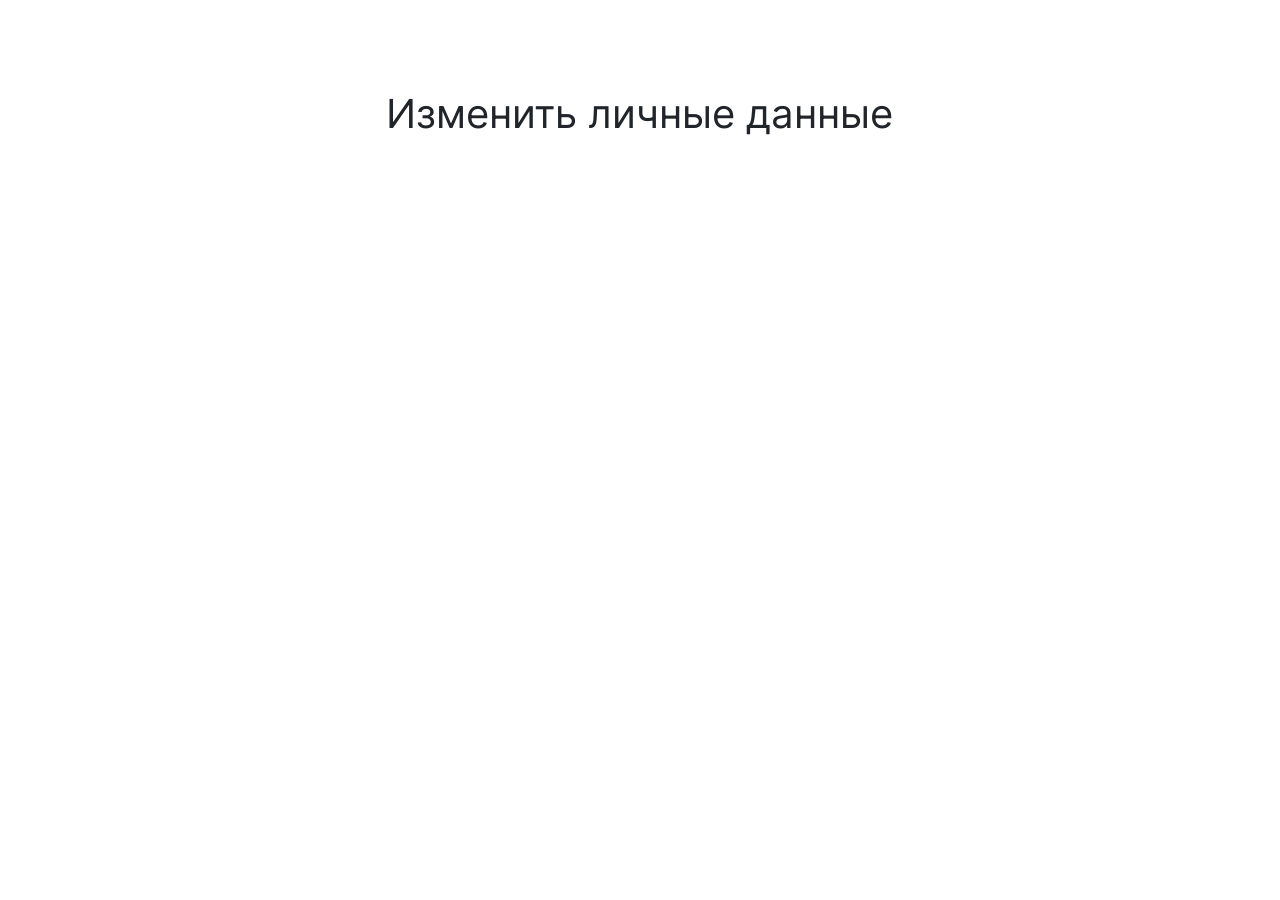
<file: src/change_personal_details.html>
<!DOCTYPE html>
<html lang="en">
<head>
    <meta charset="UTF-8">
    <meta http-equiv="X-UA-Compatible" content="IE=edge">
    <meta name="viewport" content="width=device-width, initial-scale=1.0">
    <title>Document</title>
    <link rel="shortcut icon" href="../assets/img/png/logo.png" type="image/x-icon">
    <link rel="stylesheet" href="../assets/style/plugins/bootstrap.css">
    <link rel="stylesheet" href="../assets/style/css/main.css">
</head>
<body>
        <!-- Изменить личные данные -->
        <div class="change-personal-details">
            <div class="container">
                <div class="row d-flex justify-content-center">
                    <div class="col-xl-5 col-lg-6 col-md-8 col-sm-10 col-12">
                        <form class="form-personal">
                            <p class="title__page text-center">Изменить личные данные</p>
                            <div class="">
                                
                            </div>
                        </form>
                    </div>
                </div>
            </div>
        </div>
</body>
</html>
</file>
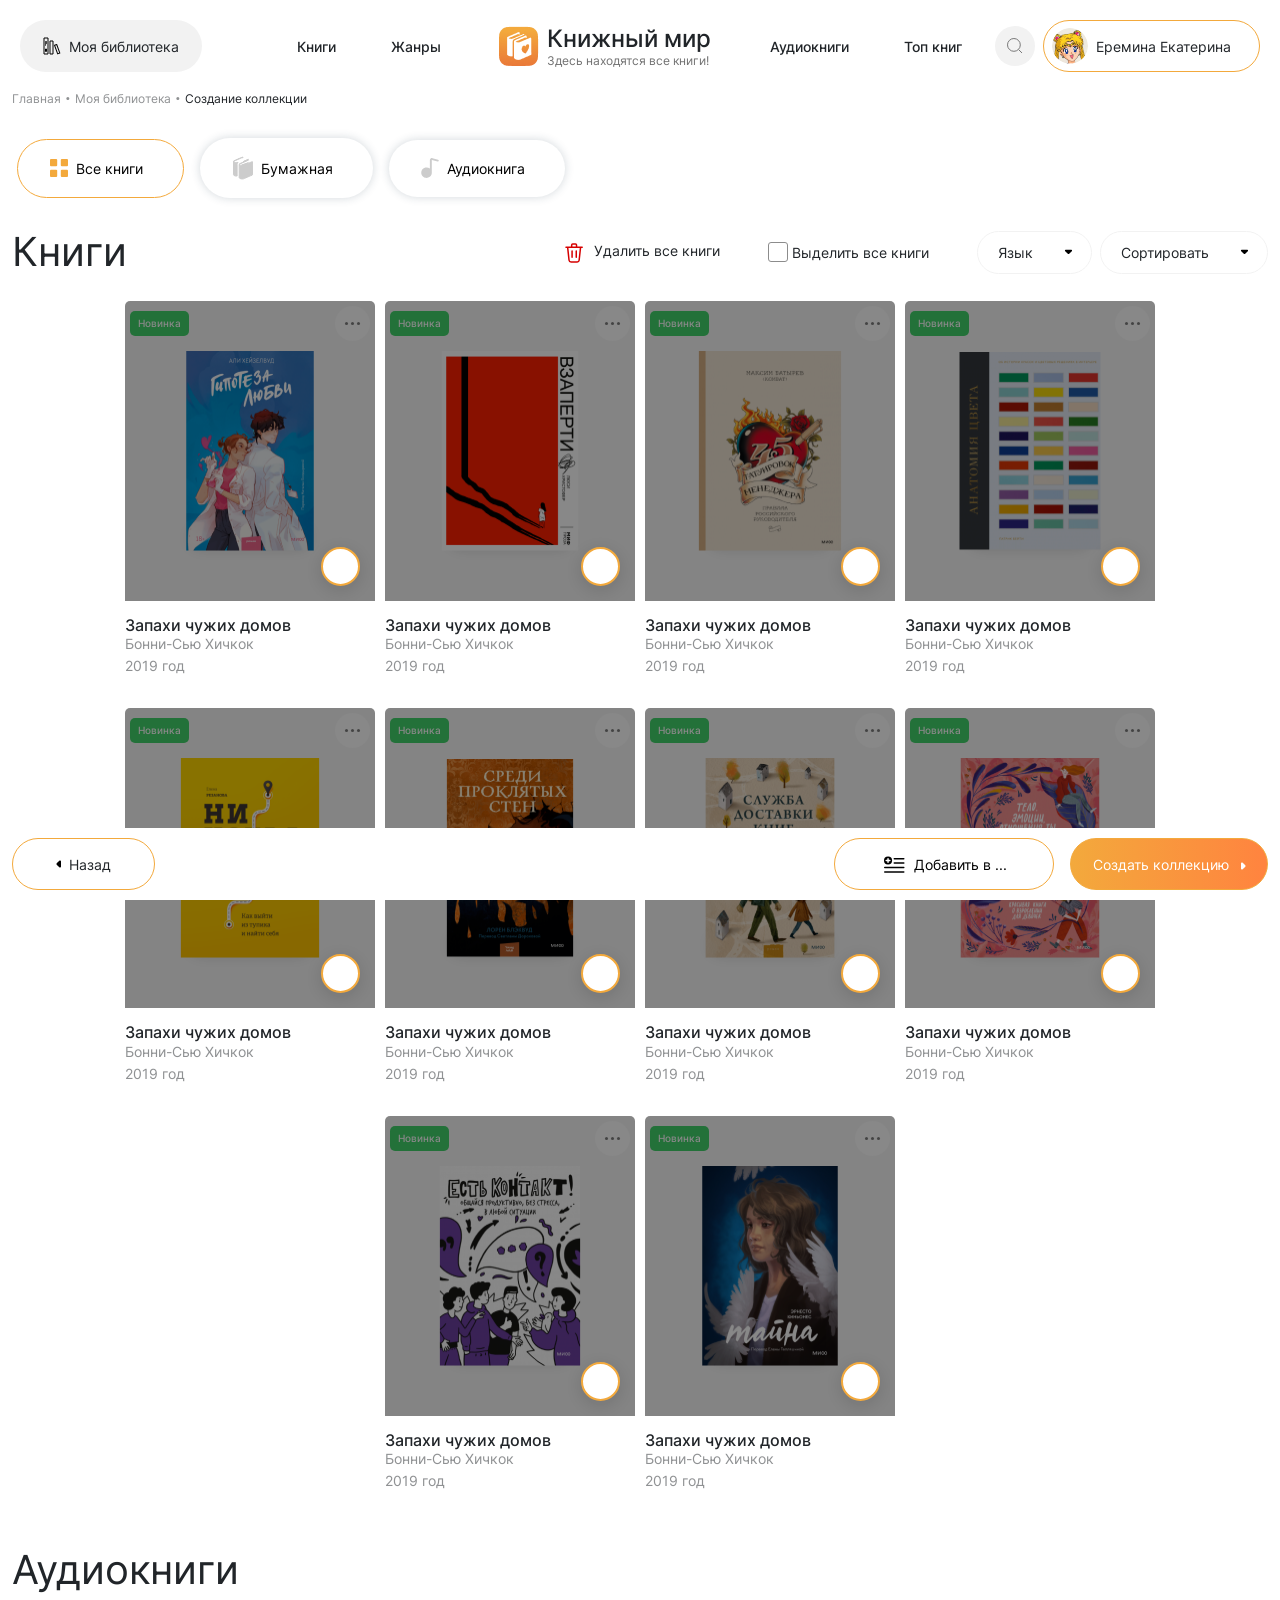
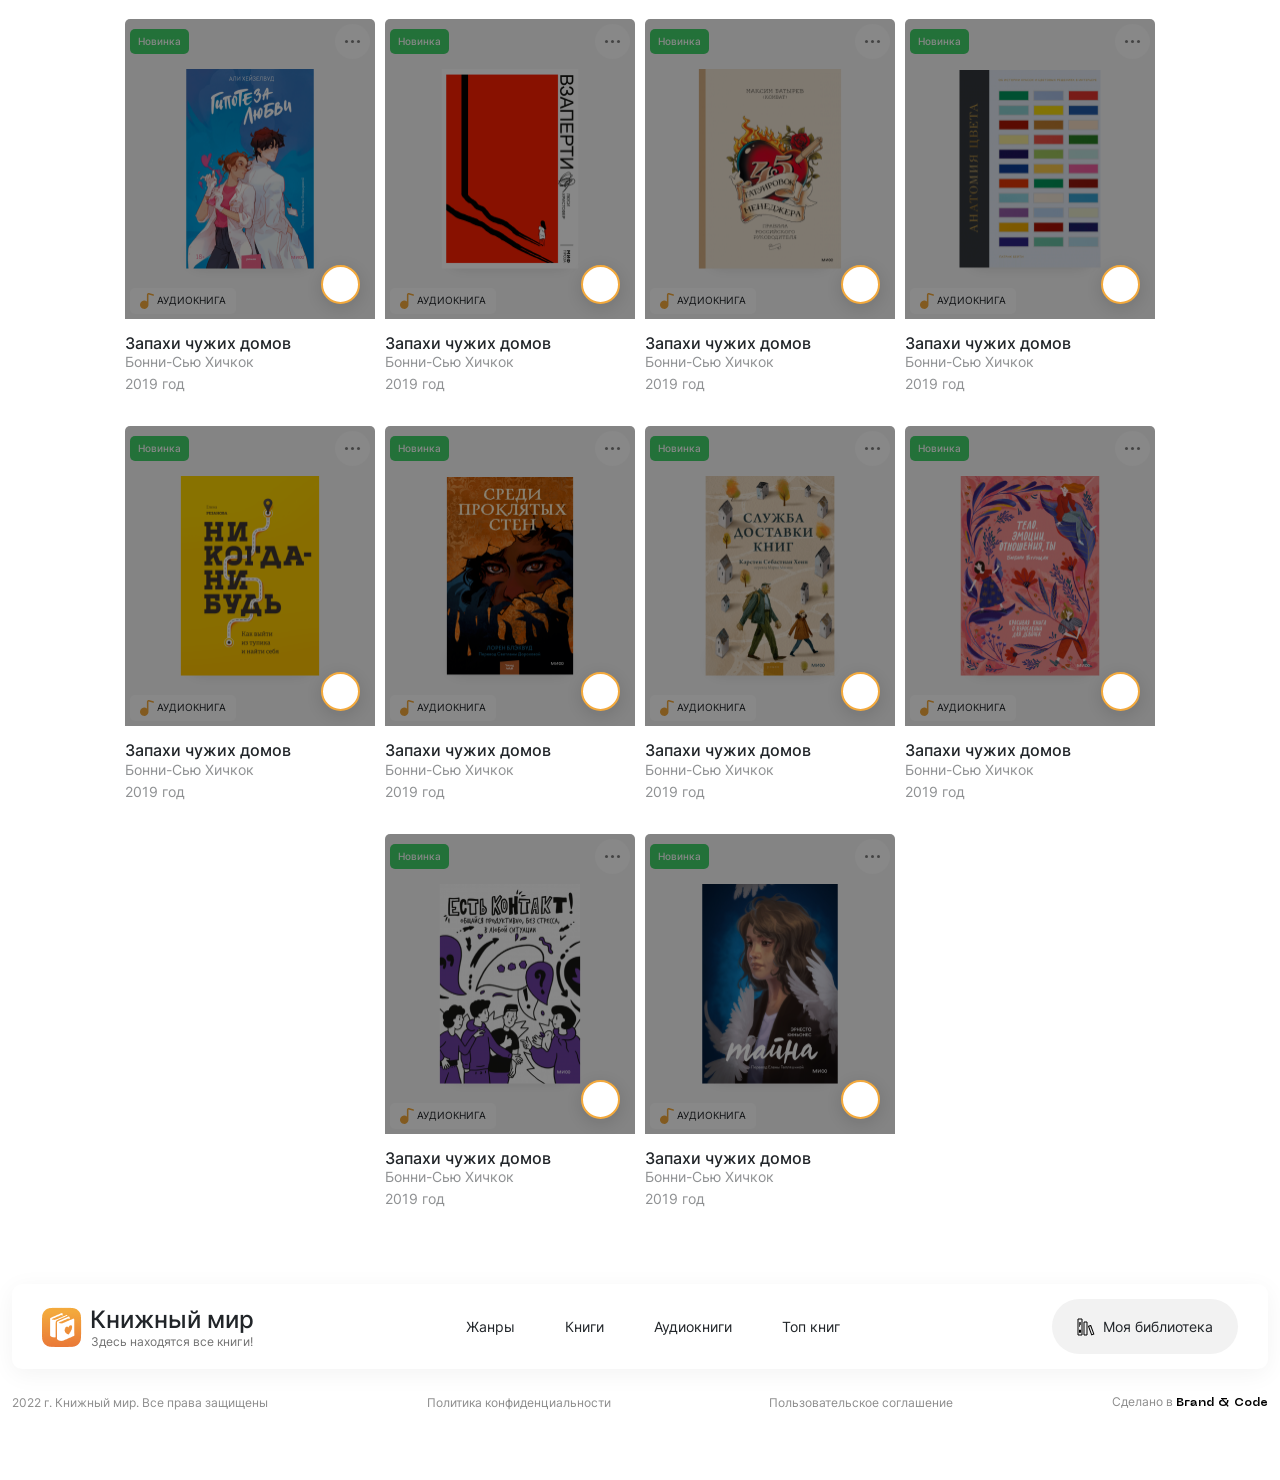
<file: src/create_collection.html>
<!DOCTYPE html>
<html lang="ru">
<head>
    <meta charset="UTF-8">
    <meta http-equiv="X-UA-Compatible" content="IE=edge">
    <meta name="viewport" content="width=device-width, initial-scale=1.0">
    <title>Создание коллекции</title>
    <link rel="shortcut icon" href="../../assets/img/png/logo.png" type="image/x-icon">
    <link rel="stylesheet" href="../assets/style/plugins/bootstrap.css">
    <link rel="stylesheet" href="../assets/style/css/main.css">
</head>
<body>


    <header class="header w-100 position-fixed start-0">
        <div class="container">
            <div class="row">
                <div class="col-12 d-none d-lg-flex align-items-center justify-content-between">
                    <div class="w-25">
                        <a href="#" class="header__my-library d-flex justify-content-center align-items-center w-auto transition hover-bg">
                            <svg class="me-2" width="18" height="18" viewBox="0 0 18 18" fill="none" xmlns="http://www.w3.org/2000/svg">
                                <g clip-path="url(#clip0_1_46906_1)">
                                <rect x="1" y="1" width="4" height="16" stroke="black" stroke-linejoin="round"/>
                                <rect x="7" y="4" width="3" height="13" stroke="black" stroke-linejoin="round"/>
                                <rect x="11.5273" y="8.28711" width="2.31824" height="9.14113" transform="rotate(-20 11.5273 8.28711)" stroke="black" stroke-linejoin="round"/>
                                <path fill-rule="evenodd" clip-rule="evenodd" d="M2.35566 4C2.55209 4 2.71132 4.16842 2.71132 4.37618V8.51417C2.71132 8.72193 2.55209 8.89035 2.35566 8.89035C2.15924 8.89035 2 8.72193 2 8.51417V4.37618C2 4.16842 2.15924 4 2.35566 4ZM3.60048 4C3.7969 4 3.95614 4.16842 3.95614 4.37618V6.82136C3.95614 7.02911 3.7969 7.19754 3.60048 7.19754C3.40405 7.19754 3.24482 7.02911 3.24482 6.82136V4.37618C3.24482 4.16842 3.40405 4 3.60048 4Z" fill="black"/>
                                <path fill-rule="evenodd" clip-rule="evenodd" d="M2.39123 11.8682C2.17516 11.8682 2 11.9692 2 12.0939V14.5767C2 14.7013 2.17516 14.8024 2.39123 14.8024H3.56491C3.78098 14.8024 3.95614 14.7013 3.95614 14.5767V12.0939C3.95614 11.9692 3.78098 11.8682 3.56491 11.8682H2.39123Z" fill="black"/>
                                </g>
                                <defs>
                                <clipPath id="clip0_1_46906_1">
                                <rect width="18" height="18" fill="white"/>
                                </clipPath>
                                </defs>
                            </svg>
                            Моя библиотека
                        </a>
                    </div>
                    <div class="w-75 d-flex align-items-center justify-content-center">
                        <ul class="d-flex justify-content-between">
                            <li class="header-list"><a href="#">Книги</a></li>
                            <li class="header-list"><a href="#">Жанры</a></li>
                        </ul>
                        <div class="header-logo d-flex justify-content-center">
                            <a href="../index.html" class="d-flex align-items-center">
                                <img loading="lazy" src="../assets/img/png/logo.png" alt="logo.png" class="me-2">
                                <div class="">
                                    <p class="header-logo__title">Книжный мир</p>
                                    <p class="header-logo__title-sub">Здесь находятся все книги!</p>
                                </div>
                            </a>
                        </div>
                        <ul class="d-flex justify-content-between">
                            <li class="header-list"><a href="#">Аудиокниги</a></li>
                            <li class="header-list"><a href="#">Топ книг</a></li>
                        </ul>
                    </div>
                    <div class="w-25 d-flex justify-content-end align-items-center">
                        <button class="header-search__btn me-2">
                            <svg width="16" height="16" viewBox="0 0 16 16" fill="none" xmlns="http://www.w3.org/2000/svg">
                                <g opacity="0.5">
                                <circle cx="6.90459" cy="6.90459" r="6.40459" stroke="black"/>
                                <path d="M11.668 11.6665L15.0012 14.9998" stroke="black"/>
                                </g>
                            </svg>
                        </button>
                        <a href="#" class="header__signUp d-none align-items-center justify-content-center w-auto transition">
                            <svg class="me-2" width="18" height="18" viewBox="0 0 18 18" fill="none" xmlns="http://www.w3.org/2000/svg">
                                <g clip-path="url(#clip0_1_46885_2)">
                                <circle cx="9.16287" cy="5.2449" r="4.2449" stroke="black"/>
                                <path d="M1 14.6735V14.037C1 13.2033 1.25202 12.3798 1.84551 11.7943C2.41892 11.2286 3.25534 10.5469 4.26531 10.1429C6.22449 9.35923 9.16327 9.48985 9.16327 9.48985C9.16327 9.48985 12.4483 9.42764 13.9655 10.1429C14.618 10.4505 15.2704 10.9766 15.8022 11.4764C16.6294 12.2538 17 13.3736 17 14.5088V14.6735C17 15.7781 16.1046 16.6735 15 16.6735H3C1.89543 16.6735 1 15.7781 1 14.6735Z" stroke="black" stroke-linecap="round"/>
                                </g>
                                <defs>
                                <clipPath id="clip0_1_46885_2">
                                <rect width="18" height="18" fill="white"/>
                                </clipPath>
                                </defs>
                            </svg>
                            Войти
                        </a>

                        <!-- после регистрации -->
                        <div class="header__user d-flex align-items-center transition w-auto">
                            <img loading="lazy" src="../assets/img/png/user.png" alt="" class="header__user-img rounded-circle me-2">
                            <div class="d-flex">
                                <span class="header__user-name me-1">Еремина</span>
                                <span class="header__user-last-name">Екатерина</span>
                            </div>
                        </div>
                    </div>
                </div>


                <div class="col-12 d-lg-none d-flex align-items-center justify-content-between">    
                    <div class="header-burger d-flex d-xl-none align-items-start justify-content-start">
                        <svg width="18" height="14" viewBox="0 0 18 14" fill="none" xmlns="http://www.w3.org/2000/svg">
                            <path d="M0 1.625C0 1.02734 0.492188 0.5 1.125 0.5H14.625C15.2227 0.5 15.75 1.02734 15.75 1.625C15.75 2.25781 15.2227 2.75 14.625 2.75H1.125C0.492188 2.75 0 2.25781 0 1.625ZM2.25 7.25C2.25 6.65234 2.74219 6.125 3.375 6.125H16.875C17.4727 6.125 18 6.65234 18 7.25C18 7.88281 17.4727 8.375 16.875 8.375H3.375C2.74219 8.375 2.25 7.88281 2.25 7.25ZM14.625 14H1.125C0.492188 14 0 13.5078 0 12.875C0 12.2773 0.492188 11.75 1.125 11.75H14.625C15.2227 11.75 15.75 12.2773 15.75 12.875C15.75 13.5078 15.2227 14 14.625 14Z" fill="#A0AEBF"/>
                        </svg>
                    </div>
                    <div class="header-logo d-flex justify-content-center">
                        <a href="../index.html" class="d-flex align-items-center">
                            <img loading="lazy" src="../assets/img/png/logo.png" alt="logo.png" class="me-1">
                            <div class="">
                                <p class="header-logo__title">Книжный мир</p>
                                <p class="header-logo__title-sub">Здесь находятся все книги!</p>
                            </div>
                        </a>
                    </div>
                    <div class="header-right d-flex align-items-center justify-content-end">
                        <button class="header-search__btn me-2">
                            <svg width="14" height="14" viewBox="0 0 16 16" fill="none" xmlns="http://www.w3.org/2000/svg">
                                <g opacity="0.5">
                                <circle cx="6.90459" cy="6.90459" r="6.40459" stroke="black"/>
                                <path d="M11.668 11.6665L15.0012 14.9998" stroke="black"/>
                                </g>
                            </svg>
                        </button>
                        <a href="#" class="header__signUp d-none align-items-center justify-content-center w-auto transition">
                            <svg width="16" height="16" viewBox="0 0 18 18" fill="none" xmlns="http://www.w3.org/2000/svg">
                                <g clip-path="url(#clip0_1_46885_4)">
                                <circle cx="9.16287" cy="5.2449" r="4.2449" stroke="black"/>
                                <path d="M1 14.6735V14.037C1 13.2033 1.25202 12.3798 1.84551 11.7943C2.41892 11.2286 3.25534 10.5469 4.26531 10.1429C6.22449 9.35923 9.16327 9.48985 9.16327 9.48985C9.16327 9.48985 12.4483 9.42764 13.9655 10.1429C14.618 10.4505 15.2704 10.9766 15.8022 11.4764C16.6294 12.2538 17 13.3736 17 14.5088V14.6735C17 15.7781 16.1046 16.6735 15 16.6735H3C1.89543 16.6735 1 15.7781 1 14.6735Z" stroke="black" stroke-linecap="round"/>
                                </g>
                                <defs>
                                <clipPath id="clip0_1_46885_4">
                                <rect width="18" height="18" fill="white"/>
                                </clipPath>
                                </defs>
                            </svg>
                        </a>
                        
                        <!-- после регистрации -->
                        <div class="header__user d-flex align-items-center transition w-auto">
                            <img loading="lazy" src="../assets/img/png/user.png" alt="" class="header__user-img rounded-circle">
                        </div>
                    </div>

                </div>
            </div>
            <div class="row d-none justify-content-center mt-4">
                <div class="col-lg-8 position-relative">
                    <div class="header-search position-absolute top-0 px-3 d-flex align-items-center justify-content-between">
                        <div class="w-50 h-100">
                            <input type="text" class="header-search__inp w-100 h-100" placeholder="Поиск по книгам">
                        </div>
                        <div class="line"></div>
                        <a href="#" class="header-search-author">Автор</a>
                        <a href="#" class="header-search-publishing-house">Издательство</a>
                        <a href="#" class="header-search-language">Язык</a>
                        <button class="header-search__btn">
                            <svg width="16" height="16" viewBox="0 0 16 16" fill="none" xmlns="http://www.w3.org/2000/svg">
                                <g opacity="0.5">
                                <circle cx="6.90459" cy="6.90459" r="6.40459" stroke="black"/>
                                <path d="M11.668 11.6665L15.0012 14.9998" stroke="black"/>
                                </g>
                            </svg>
                        </button>
                    </div>
                </div>
            </div>
        </div>
    </header>
    <div class="user-info-sidebar">
        <div class="user-info d-flex flex-column justify-content-between h-100">
           <div class="">
            <div class="text-end">
                <svg class="close" width="22" height="22" viewBox="0 0 22 22" fill="none" xmlns="http://www.w3.org/2000/svg">
                    <path d="M21 1L10.8413 11.1587M10.8413 11.1587L1 21M10.8413 11.1587L20.5163 20.8337M10.8413 11.1587L1.46863 1.78609" stroke="#000" stroke-linecap="round"/>
                </svg>
            </div>
            <div class="user-info-item">
                <img src="../assets/img/png/user.png" alt="" class="user-info__avatar">
                <p class="user-info__name title__page">Екатерина</p>
                <p class="user-info__surname title__page">Еремина</p>
                <p class="user-info__lastName title__page">Владиславовна</p>
            </div>
            <a href="#" class="user-info__link">Изменить личные данные</a>
            <a href="#" class="user-info__link">Изменить пароль</a>
           </div>
           <button class="user-info__btn close">Выйти</button>
        </div>
    </div>

    <div class="menu">
        <div class="menu-close">
            <svg width="16" height="16" viewBox="0 0 16 16" fill="none" xmlns="http://www.w3.org/2000/svg">
                <path d="M15 1L1 15M15 15L1 1" stroke="#797979"/>
            </svg>
        </div>
        <div class="menu-item">
            <ul class="d-flex justify-content-between align-items-center flex-column">
                <li class="header-list"><a href="#">Книги</a></li>
                <li class="header-list"><a href="#">Жанры</a></li>
                <li class="header-list"><a href="#">Аудиокниги</a></li>
                <li class="header-list"><a href="#">Топ книг</a></li>
            </ul>
            
            <a href="#" class="header__my-library d-flex justify-content-center align-items-center w-auto transition hover-bg">
                <svg class="me-2" width="18" height="18" viewBox="0 0 18 18" fill="none" xmlns="http://www.w3.org/2000/svg">
                    <g clip-path="url(#clip0_1_46906_5)">
                    <rect x="1" y="1" width="4" height="16" stroke="black" stroke-linejoin="round"/>
                    <rect x="7" y="4" width="3" height="13" stroke="black" stroke-linejoin="round"/>
                    <rect x="11.5273" y="8.28711" width="2.31824" height="9.14113" transform="rotate(-20 11.5273 8.28711)" stroke="black" stroke-linejoin="round"/>
                    <path fill-rule="evenodd" clip-rule="evenodd" d="M2.35566 4C2.55209 4 2.71132 4.16842 2.71132 4.37618V8.51417C2.71132 8.72193 2.55209 8.89035 2.35566 8.89035C2.15924 8.89035 2 8.72193 2 8.51417V4.37618C2 4.16842 2.15924 4 2.35566 4ZM3.60048 4C3.7969 4 3.95614 4.16842 3.95614 4.37618V6.82136C3.95614 7.02911 3.7969 7.19754 3.60048 7.19754C3.40405 7.19754 3.24482 7.02911 3.24482 6.82136V4.37618C3.24482 4.16842 3.40405 4 3.60048 4Z" fill="black"/>
                    <path fill-rule="evenodd" clip-rule="evenodd" d="M2.39123 11.8682C2.17516 11.8682 2 11.9692 2 12.0939V14.5767C2 14.7013 2.17516 14.8024 2.39123 14.8024H3.56491C3.78098 14.8024 3.95614 14.7013 3.95614 14.5767V12.0939C3.95614 11.9692 3.78098 11.8682 3.56491 11.8682H2.39123Z" fill="black"/>
                    </g>
                    <defs>
                    <clipPath id="clip0_1_46906_5">
                    <rect width="18" height="18" fill="white"/>
                    </clipPath>
                    </defs>
                </svg>
                Моя библиотека
            </a>
        </div>
    </div>
    
    <div class="search">
        <div class="container">
            <div class="row search-row d-flex justify-content-center">
                <div class="col-12">
                    <div class="header-search">
                        <div class="border w-100 h-100 d-flex align-items-center justify-content-between">
                            <div class="search-title h-100 position-relative">
                                <input type="text" class="search__inp w-100 h-100" placeholder="Поиск по книгам">
                                <div class="clear-search bg-transparent d-none">
                                    <svg class="me-1" width="12" height="12" viewBox="0 0 16 16" fill="none" xmlns="http://www.w3.org/2000/svg">
                                        <path d="M15 1L1 15M15 15L1 1" stroke="#797979"/>
                                    </svg>
                                    Очистить
                                </div>
                            </div>
                            <div class="line"></div>
                            <div class="mob_check-sort d-flex me-2">
                                <input type="radio" class="search__rad" name="filter" id="author" checked>
                                <label for="author" class="search__lab">Автор</label>
                                <input type="radio" class="search__rad" name="filter" id="publishing">
                                <label for="publishing" class="search__lab">Издательство</label>
                                <input type="radio" class="search__rad" name="filter" id="language">
                                <label for="language" class="search__lab">Язык</label>
                            </div>
                            <div class="header-search__close">
                                <svg width="16" height="16" viewBox="0 0 16 16" fill="none" xmlns="http://www.w3.org/2000/svg">
                                    <path d="M15 1L1 15M15 15L1 1" stroke="#797979"/>
                                </svg>
                            </div>
                        </div>
                    </div>
                    <div class="search-result">
                        <span class="search-result__text">Что Вы ищете?</span>
                        <span class="noResults">Нет результатов</span>
                        <ul class="search-item">
                            <li>
                               <div class="d-flex search-result-left">
                                    <img loading="lazy" src="../assets/img/png/p1.png" alt="" class="search-result__img">
                                    <div class="">
                                        <a href="#" class="search-result__title stretched-link">Паника</a>
                                        <p class="search-result__author">Лорен Оливер</p>
                                        <p class="search-result__type">Современная зарубежная литература / Книги для подростков</p>
                                    </div>
                               </div>
                               <div class="search-item-info d-flex justify-content-end align-items-center">
                                <span class="">5 изданий</span>
                                <span class="mx-3">|</span>
                                <span class="me-3">
                                    <svg width="19" height="12" viewBox="0 0 19 12" fill="none" xmlns="http://www.w3.org/2000/svg">
                                        <g opacity="0.5">
                                        <path d="M0.119991 5.68313C0.290607 5.49 4.36104 0.954102 9.5 0.954102C14.639 0.954102 18.7096 5.49016 18.88 5.68313C19.04 5.8641 19.04 6.13584 18.88 6.31664C18.7094 6.50977 14.639 11.0457 9.5 11.0457C4.36104 11.0457 0.290407 6.50961 0.119991 6.31664C-0.039999 6.13581 -0.039999 5.86393 0.119991 5.68313ZM9.5 10.0896C13.4514 10.0896 16.8511 7.01008 17.8604 5.99962C16.8527 4.98851 13.4589 1.91 9.5 1.91C5.54858 1.91 2.14887 4.98951 1.13962 5.99997C2.14725 7.01108 5.54106 10.0896 9.5 10.0896Z" fill="black"/>
                                        <path d="M12.8633 6.00005C12.8633 7.85432 11.3547 9.36289 9.50044 9.36289C7.64617 9.36289 6.1376 7.85432 6.1376 6.00005C6.1376 4.14578 7.64617 2.63721 9.50044 2.63721C11.3547 2.63721 12.8633 4.14578 12.8633 6.00005ZM7.09386 6.00005C7.09386 7.32692 8.17349 8.40673 9.50055 8.40673C10.8276 8.40673 11.9072 7.32696 11.9072 6.00005C11.9072 4.67313 10.8275 3.59336 9.50055 3.59336C8.17364 3.59336 7.09386 4.67313 7.09386 6.00005Z" fill="black"/>
                                        </g>
                                    </svg>
                                    1234
                                </span>
                                <span class="">
                                    <svg width="19" height="14" viewBox="0 0 19 14" fill="none" xmlns="http://www.w3.org/2000/svg">
                                        <path opacity="0.3" d="M7.85187 1.6203L9.5 3.23921L11.1481 1.62031C12.629 0.16565 15.0024 0.165666 16.4833 1.62034C17.9031 3.01505 18.0108 5.27002 16.6587 6.7305C15.9023 7.54762 15.0517 8.43013 14.25 9.18182C12.7323 10.6049 9.5 13 9.5 13C9.5 13 6.26772 10.6049 4.75 9.18182C3.9483 8.43012 3.09773 7.5476 2.34124 6.73047C0.98916 5.27 1.0969 3.01503 2.51673 1.62033C3.99763 0.165646 6.37096 0.165634 7.85187 1.6203Z" stroke="black"/>
                                    </svg>
                                    3406878
                                </span>
                               </div>
                            </li>
                            <li>
                               <div class="d-flex search-result-left">
                                    <img loading="lazy" src="../assets/img/png/p2.png" alt="" class="search-result__img">
                                    <div class="">
                                        <a href="#" class="search-result__title stretched-link">Паника. Как знание о работе мозга помогут навсегда победить страх и панические атаки</a>
                                        <p class="search-result__author">Клаус Бернхардт</p>
                                        <p class="search-result__type">Книги по психологии</p>
                                    </div>
                               </div>
                               <div class="search-item-info d-flex justify-content-end align-items-center">
                                <span class="">5 изданий</span>
                                <span class="mx-3">|</span>
                                <span class="me-3">
                                    <svg width="19" height="12" viewBox="0 0 19 12" fill="none" xmlns="http://www.w3.org/2000/svg">
                                        <g opacity="0.5">
                                        <path d="M0.119991 5.68313C0.290607 5.49 4.36104 0.954102 9.5 0.954102C14.639 0.954102 18.7096 5.49016 18.88 5.68313C19.04 5.8641 19.04 6.13584 18.88 6.31664C18.7094 6.50977 14.639 11.0457 9.5 11.0457C4.36104 11.0457 0.290407 6.50961 0.119991 6.31664C-0.039999 6.13581 -0.039999 5.86393 0.119991 5.68313ZM9.5 10.0896C13.4514 10.0896 16.8511 7.01008 17.8604 5.99962C16.8527 4.98851 13.4589 1.91 9.5 1.91C5.54858 1.91 2.14887 4.98951 1.13962 5.99997C2.14725 7.01108 5.54106 10.0896 9.5 10.0896Z" fill="black"/>
                                        <path d="M12.8633 6.00005C12.8633 7.85432 11.3547 9.36289 9.50044 9.36289C7.64617 9.36289 6.1376 7.85432 6.1376 6.00005C6.1376 4.14578 7.64617 2.63721 9.50044 2.63721C11.3547 2.63721 12.8633 4.14578 12.8633 6.00005ZM7.09386 6.00005C7.09386 7.32692 8.17349 8.40673 9.50055 8.40673C10.8276 8.40673 11.9072 7.32696 11.9072 6.00005C11.9072 4.67313 10.8275 3.59336 9.50055 3.59336C8.17364 3.59336 7.09386 4.67313 7.09386 6.00005Z" fill="black"/>
                                        </g>
                                    </svg>
                                    1234
                                </span>
                                <span class="">
                                    <svg width="19" height="14" viewBox="0 0 19 14" fill="none" xmlns="http://www.w3.org/2000/svg">
                                        <path opacity="0.3" d="M7.85187 1.6203L9.5 3.23921L11.1481 1.62031C12.629 0.16565 15.0024 0.165666 16.4833 1.62034C17.9031 3.01505 18.0108 5.27002 16.6587 6.7305C15.9023 7.54762 15.0517 8.43013 14.25 9.18182C12.7323 10.6049 9.5 13 9.5 13C9.5 13 6.26772 10.6049 4.75 9.18182C3.9483 8.43012 3.09773 7.5476 2.34124 6.73047C0.98916 5.27 1.0969 3.01503 2.51673 1.62033C3.99763 0.165646 6.37096 0.165634 7.85187 1.6203Z" stroke="black"/>
                                    </svg>
                                    3406878
                                </span>
                               </div>
                            </li>
                            <li>
                               <div class="d-flex search-result-left">
                                    <img loading="lazy" src="../assets/img/png/p3.png" alt="" class="search-result__img">
                                    <div class="">
                                        <a href="#" class="search-result__title stretched-link">Царство.Паника</a>
                                        <p class="search-result__author">Лили Блейк</p>
                                        <p class="search-result__type">Исторические приключения</p>
                                    </div>
                               </div>
                               <div class="search-item-info d-flex justify-content-end align-items-center">
                                <span class="">5 изданий</span>
                                <span class="mx-3">|</span>
                                <span class="me-3">
                                    <svg width="19" height="12" viewBox="0 0 19 12" fill="none" xmlns="http://www.w3.org/2000/svg">
                                        <g opacity="0.5">
                                        <path d="M0.119991 5.68313C0.290607 5.49 4.36104 0.954102 9.5 0.954102C14.639 0.954102 18.7096 5.49016 18.88 5.68313C19.04 5.8641 19.04 6.13584 18.88 6.31664C18.7094 6.50977 14.639 11.0457 9.5 11.0457C4.36104 11.0457 0.290407 6.50961 0.119991 6.31664C-0.039999 6.13581 -0.039999 5.86393 0.119991 5.68313ZM9.5 10.0896C13.4514 10.0896 16.8511 7.01008 17.8604 5.99962C16.8527 4.98851 13.4589 1.91 9.5 1.91C5.54858 1.91 2.14887 4.98951 1.13962 5.99997C2.14725 7.01108 5.54106 10.0896 9.5 10.0896Z" fill="black"/>
                                        <path d="M12.8633 6.00005C12.8633 7.85432 11.3547 9.36289 9.50044 9.36289C7.64617 9.36289 6.1376 7.85432 6.1376 6.00005C6.1376 4.14578 7.64617 2.63721 9.50044 2.63721C11.3547 2.63721 12.8633 4.14578 12.8633 6.00005ZM7.09386 6.00005C7.09386 7.32692 8.17349 8.40673 9.50055 8.40673C10.8276 8.40673 11.9072 7.32696 11.9072 6.00005C11.9072 4.67313 10.8275 3.59336 9.50055 3.59336C8.17364 3.59336 7.09386 4.67313 7.09386 6.00005Z" fill="black"/>
                                        </g>
                                    </svg>
                                    1234
                                </span>
                                <span class="">
                                    <svg width="19" height="14" viewBox="0 0 19 14" fill="none" xmlns="http://www.w3.org/2000/svg">
                                        <path opacity="0.3" d="M7.85187 1.6203L9.5 3.23921L11.1481 1.62031C12.629 0.16565 15.0024 0.165666 16.4833 1.62034C17.9031 3.01505 18.0108 5.27002 16.6587 6.7305C15.9023 7.54762 15.0517 8.43013 14.25 9.18182C12.7323 10.6049 9.5 13 9.5 13C9.5 13 6.26772 10.6049 4.75 9.18182C3.9483 8.43012 3.09773 7.5476 2.34124 6.73047C0.98916 5.27 1.0969 3.01503 2.51673 1.62033C3.99763 0.165646 6.37096 0.165634 7.85187 1.6203Z" stroke="black"/>
                                    </svg>
                                    3406878
                                </span>
                               </div>
                            </li>
                        </ul>
                        <a href="#" class="search-item__all justify-content-center align-items-center">Показать все результаты</a>
                    </div>
                </div>
            </div>
        </div>
    </div>
    
    <!-- End header -->

    <div class="my-library-page">
        <div class="container">
            <div class="row">
                <div class="col-12 d-flex align-items-center">
                    <a href="../index.html" class="home__page">Главная</a>
                    <div class="circle__page">&#9679;</div>
                    <a href="../index.html" class="home__page">Моя библиотека</a>
                    <div class="circle__page">&#9679;</div>
                    <span class="this_page">Создание коллекции</span>
                </div>
            </div>
        </div>
    </div>

    <div class="filters">
        <div class="container">
            <div class="row">
                <div class="col-12 d-flex align-items-center justify-content-between position-relative pb-5 pb-lg-0">
                    <div class="filters-item d-flex align-items-center">
                        <div class="me-3">
                            <a href="#" class="filters__lab active d-flex align-items-center">
                                <svg width="18" height="18" viewBox="0 0 18 18" fill="none" xmlns="http://www.w3.org/2000/svg">
                                    <rect y="0.000732422" width="7.19932" height="7.19932" rx="1" fill="#ccc"/>
                                    <rect y="10.7998" width="7.19932" height="7.19932" rx="1" fill="#ccc"/>
                                    <rect x="10.7988" y="0.000732422" width="7.19932" height="7.19932" rx="1" fill="#ccc"/>
                                    <rect x="10.7988" y="10.7998" width="7.19932" height="7.19932" rx="1" fill="#ccc"/>
                                </svg>
                                <span class="mx-2">Все книги</span>
                            </a>
                        </div>
                        <div class="me-3">
                            <a href="#" class="filters__lab d-flex align-items-center">
                                <svg width="21" height="24" viewBox="0 0 21 24" fill="none" xmlns="http://www.w3.org/2000/svg">
                                    <path d="M11.5582 9.35438C11.7755 9.27764 11.9874 9.18373 12.1839 9.09416C12.2259 9.075 12.267 9.05615 12.3075 9.03761C12.4624 8.96654 12.607 8.90019 12.753 8.84003C13.5364 8.51746 14.2964 8.19503 15.0536 7.87379C15.3143 7.76707 15.5734 7.64931 15.8224 7.53614L15.8267 7.53422C16.0805 7.41887 16.324 7.30827 16.5659 7.20928C17.0182 7.02832 17.4757 6.83174 17.9237 6.63929C18.2603 6.49464 18.5916 6.35233 18.9111 6.22073C19.2723 6.0761 19.6231 5.91637 19.9684 5.7591C20.071 5.71236 20.1732 5.66583 20.275 5.61998C20.3284 5.59946 20.3538 5.61169 20.3643 5.61806C20.3761 5.62529 20.4113 5.65315 20.4295 5.73315V5.80346V5.82278V5.82495C20.4295 10.1826 20.4295 14.5221 20.4982 18.7931C20.4971 18.8707 20.452 18.9506 20.3476 18.9947C19.726 19.248 19.1058 19.5235 18.4939 19.7955L18.4906 19.7969L18.4905 19.7969L18.4769 19.803C18.4764 19.8032 18.4759 19.8035 18.4754 19.8037C17.5828 20.1927 16.7128 20.5591 15.8394 20.9269L15.8393 20.9268L15.8304 20.9308C15.6039 21.0314 15.3778 21.1335 15.1515 21.2358C14.7482 21.4179 14.3441 21.6005 13.9352 21.7758C13.5847 21.9144 13.2425 22.0683 12.9151 22.2156C12.8244 22.2564 12.7348 22.2967 12.6465 22.336C12.2308 22.5211 11.8332 22.6894 11.4253 22.8183C10.9104 22.9764 10.3853 23 9.81354 22.9365C9.23407 22.8722 8.70369 22.7444 8.1741 22.5325L8.17049 22.5311C7.69688 22.3458 7.39863 22.1225 7.2635 21.747L7.25846 21.733L7.25259 21.7193C7.21364 21.6285 7.20117 21.5588 7.20117 21.4567C7.20117 20.0267 7.20371 18.5931 7.20626 17.1582C7.21135 14.2896 7.21644 11.4155 7.20126 8.55298L7.71532 8.88834C8.33793 9.29451 8.97985 9.42152 9.56456 9.515L9.56456 9.51501L9.5674 9.51545C10.2276 9.61712 10.8889 9.59496 11.5582 9.35438ZM11.5582 9.35438C11.5577 9.35455 11.5573 9.35472 11.5568 9.35489L11.3904 8.88338M11.5582 9.35438C11.5587 9.3542 11.5592 9.35402 11.5597 9.35384L11.3904 8.88338M11.3904 8.88338C10.8157 9.09022 10.2411 9.11331 9.6435 9.02127L16.3784 6.74577C16.1255 6.84918 15.8727 6.9641 15.6198 7.07901C15.367 7.19393 15.1141 7.30886 14.8612 7.41228C14.1027 7.73408 13.3441 8.05589 12.5626 8.37769C12.4066 8.44198 12.2506 8.51358 12.0945 8.58518C11.8598 8.69287 11.6251 8.80057 11.3904 8.88338ZM16.3094 3.41289C16.1067 3.48889 15.9109 3.57888 15.7183 3.66743C15.5615 3.73953 15.4068 3.81068 15.252 3.87257C14.7138 4.08458 14.1873 4.31969 13.6641 4.55332C13.4498 4.64901 13.2361 4.74446 13.0223 4.83798C12.5206 5.04319 12.0188 5.27115 11.5171 5.49908L16.3094 3.41289ZM7.80395 8.00484L7.79807 8.00726L7.23795 8.23798C7.27138 8.11551 7.32509 8.02078 7.38849 7.94253C7.5047 7.7991 7.68065 7.67821 7.92015 7.56835C8.21343 7.43509 8.49954 7.31598 8.79655 7.19232C9.01381 7.10187 9.2369 7.00899 9.4729 6.90637C9.74562 6.79068 10.0184 6.67669 10.2908 6.56289C10.7648 6.36483 11.2375 6.16736 11.7056 5.96258L11.7056 5.96262L11.712 5.95971L11.7239 5.95431L11.5237 5.51358L11.7239 5.95431C12.2272 5.72566 12.7202 5.50175 13.2116 5.30076L13.2117 5.3009L13.2227 5.29606C13.4441 5.19922 13.6622 5.10183 13.8788 5.0051C14.3977 4.7734 14.9081 4.54547 15.4353 4.33776L15.4376 4.33684C15.6049 4.26994 15.7716 4.19329 15.9267 4.12193C15.9449 4.11359 15.9629 4.10532 15.9807 4.09715C16.1505 4.01918 16.3096 3.94756 16.4699 3.88674C16.4704 3.88667 16.4711 3.8866 16.4719 3.88655C16.4749 3.88637 16.4797 3.88644 16.4863 3.88762C16.5005 3.89011 16.5181 3.8968 16.5351 3.90842C16.5605 3.92588 16.5667 3.93997 16.5679 3.94404L7.80395 8.00484Z" fill="#ccc" stroke="#ccc"/>
                                    <path d="M3.28157 6.49309C3.57891 6.57386 4.69088 6.78644 6.03973 6.33438C5.44677 6.83079 5.09528 7.52557 5.09528 8.40061V20.0424C4.9941 20.0479 4.89672 20.0569 4.8102 20.0649C4.78815 20.0669 4.76682 20.0689 4.7463 20.0707C4.58913 20.0848 4.46425 20.0926 4.34806 20.0847C3.3599 19.9946 2.51879 19.8197 1.83393 19.2922C1.61116 19.1166 1.49805 18.9083 1.49805 18.6524V5.41245C1.49805 5.25168 1.54038 5.15051 1.6 5.07057C1.66698 4.98075 1.77684 4.89049 1.95115 4.79334C2.33838 4.58393 2.75431 4.41353 3.19836 4.23161C3.35304 4.16825 3.51112 4.10348 3.67259 4.03518C4.18138 3.82705 4.66812 3.61845 5.17822 3.38657C5.34032 3.31564 5.50239 3.24412 5.66449 3.17258C6.24568 2.91611 6.8271 2.65954 7.41042 2.42971L7.41043 2.42974L7.41579 2.42755C7.73493 2.29752 8.04671 2.15632 8.34846 2.01966L8.35286 2.01767C8.65886 1.87909 8.95472 1.74517 9.25469 1.62297L9.25535 1.6227C9.4216 1.5547 9.57781 1.48779 9.7284 1.4233C10.0678 1.27793 10.3787 1.14478 10.7117 1.03877L10.7257 1.03432L10.7346 1.03088C10.7384 1.0309 10.75 1.03191 10.7683 1.04287C10.7942 1.05845 10.8182 1.08654 10.8262 1.132L10.8261 1.13202L10.8283 1.14323C10.8625 1.31414 10.8647 1.49565 10.859 1.7223C10.8583 1.75174 10.8574 1.78233 10.8565 1.81391C10.8554 1.85034 10.8543 1.88809 10.8533 1.92691C10.7936 1.89876 10.7368 1.86909 10.6824 1.83657C10.5182 1.73516 10.3427 1.68317 10.1607 1.68317C9.98572 1.68317 9.8359 1.73133 9.72118 1.78032C9.33759 1.94304 8.9605 2.11127 8.58827 2.27733L8.58643 2.27815C8.21417 2.44422 7.84673 2.60813 7.47438 2.76618C7.03073 2.9414 6.60024 3.12763 6.17988 3.31066C6.14537 3.32569 6.11094 3.34069 6.07658 3.35566C5.68821 3.52485 5.30858 3.69024 4.92459 3.84589L4.92459 3.84589L4.92313 3.84648C4.66381 3.95255 4.41138 4.06411 4.16622 4.17245L4.1633 4.17374C3.91521 4.28338 3.67446 4.38974 3.42912 4.49009L3.42217 4.49294L3.4153 4.49599C3.20589 4.58908 3.00258 4.68202 2.80197 4.77372L2.8014 4.77398C2.63198 4.85143 2.46446 4.92801 2.29412 5.00436C2.28771 5.00505 2.28118 5.00586 2.27456 5.00681C2.1961 5.01807 2.06047 5.05517 1.94851 5.17901C1.83418 5.30548 1.80828 5.45146 1.80828 5.5506C1.80828 5.77087 1.92954 5.91635 2.01656 5.98899C2.07546 6.03815 2.14072 6.07204 2.16663 6.08485C2.54131 6.29592 2.93433 6.4006 3.26169 6.48779L3.28157 6.49309ZM11.3434 2.12107C11.3452 2.1217 11.3453 2.12184 11.3436 2.12114L11.3434 2.12107Z" fill="#ccc" stroke="#ccc"/>
                                </svg>
                                <span class="mx-2">Бумажная</span>
                            </a>
                        </div>
                        <div class="me-3">
                            <a href="#" class="filters__lab d-flex align-items-center">
                                <svg width="18" height="20" viewBox="0 0 14 16" fill="none" xmlns="http://www.w3.org/2000/svg">
                                    <path d="M13.9731 2.28184C13.9199 2.4794 13.7897 2.64758 13.6113 2.74899C13.4329 2.8504 13.2214 2.87673 13.0235 2.82214L8.56644 1.61047C8.54055 1.59633 8.50882 1.59633 8.48266 1.61047C8.45705 1.62875 8.4423 1.65868 8.44286 1.68999V11.7379C8.44397 13.0205 7.85699 14.2336 6.84836 15.0316C5.84003 15.8298 4.52048 16.1258 3.26584 15.8354C2.01092 15.545 0.957986 14.7002 0.40637 13.5411C-0.145261 12.3818 -0.134688 11.0355 0.43448 9.88477C1.00365 8.73431 2.06959 7.90561 3.32872 7.63429C4.58814 7.36303 5.90263 7.67918 6.8987 8.49272V1.70205C6.89313 1.19139 7.12859 0.707359 7.53466 0.395327C7.94073 0.0830604 8.47039 -0.0214014 8.9655 0.113257L13.4303 1.34075C13.6279 1.39367 13.796 1.52279 13.8979 1.69929C13.9995 1.87579 14.0268 2.08539 13.9731 2.28184Z" fill="#ccc"/>
                                </svg>
                                <span class="mx-2">Аудиокнига</span>
                            </a>
                        </div>
                    </div>
                </div>
            </div>
        </div>
    </div>
    <!-- End filters -->

    <div class="create-collection-toRulet w-100 position-fixed bottom-0 bg-white">
        <div class="container">
            <div class="row">
                <div class="col-12 d-flex justify-content-between">
                    <a href="#" class="back-page">
                        <svg class="me-2" width="5" height="8" viewBox="0 0 5 8" fill="none" xmlns="http://www.w3.org/2000/svg">
                            <path d="M1.71 7.28997L4.3 4.69997C4.69 4.30997 4.69 3.67997 4.3 3.28997L1.71 0.699971C1.08 0.0799712 0 0.519971 0 1.40997V6.57997C0 7.47997 1.08 7.91997 1.71 7.28997Z" fill="black"/>
                        </svg>
                        Назад
                    </a>
                    <div class="d-flex">
                        <button class="create-collection-add addToCollection me-1 me-sm-3">
                            <svg class="me-1 me-sm-2" width="24" height="25" viewBox="0 0 24 25" fill="none" xmlns="http://www.w3.org/2000/svg">
                                <g>
                                <path d="M12.2656 6.7002L21.799 6.70019" stroke="black" stroke-width="1.46667" stroke-linecap="round"/>
                                <path d="M12.2656 11.0996L21.799 11.0996" stroke="black" stroke-width="1.46667" stroke-linecap="round"/>
                                <path d="M2.73047 15.5H21.7971" stroke="black" stroke-width="1.46667" stroke-linecap="round"/>
                                <path d="M2.73047 19.8994H21.7971" stroke="black" stroke-width="1.46667" stroke-linecap="round"/>
                                <circle cx="6.03333" cy="8.53333" r="4.03333" fill="black"/>
                                <path d="M4.19922 8.53353L7.86589 8.53353M6.03255 6.7002L6.03255 10.3669" stroke="white" stroke-width="1.46667" stroke-linecap="round"/>
                                </g>
                            </svg>
                            Добавить в ...
                        </button>
                        <button class="create-collection__btn" id="creatCollectionBtn">
                            <span class="me-1 me-sm-2">Создать коллекцию</span>
                            <svg width="5" height="8" viewBox="0 0 5 8" fill="none" xmlns="http://www.w3.org/2000/svg">
                                <path d="M1.71 7.28997L4.3 4.69997C4.69 4.30997 4.69 3.67997 4.3 3.28997L1.71 0.699971C1.08 0.0799712 0 0.519971 0 1.40997V6.57997C0 7.47997 1.08 7.91997 1.71 7.28997Z" fill="#fff"/>
                            </svg>
                        </button>
                    </div>
                </div>
            </div>
        </div>
    </div>

    <div class="allBooks my-library-book">
        <div class="container">
            <div class="row">
                <div class="col-12 d-flex align-items-center justify-content-between position-relative pb-5 pb-lg-0">
                    <p class="title__page">Книги</p>
                    <div class="sorts d-flex align-items-center">
                        <div class="create-collection-buttons d-flex">
                            <div class="delete-all-books me-3 me-sm-5">
                                <svg class="me-2 me-sm-1" width="24" height="25" viewBox="0 0 24 25" fill="none" xmlns="http://www.w3.org/2000/svg">
                                    <path d="M4 7.17647H5.62M20.2 7.17647H18.58M5.62 7.17647L7.04517 20.2173C7.15604 21.2317 8.01286 22 9.03334 22H15.1667C16.1871 22 17.044 21.2317 17.1548 20.2173L18.58 7.17647M5.62 7.17647H9.67M18.58 7.17647H14.53M10.075 17.2353V10.8824M14.26 10.8824V17.2353M9.67 7.17647V5C9.67 4.44772 10.1177 4 10.67 4H13.53C14.0823 4 14.53 4.44772 14.53 5V7.17647M9.67 7.17647H14.53" stroke="#D60000" stroke-width="1.5" stroke-linecap="round"/>
                                </svg>
                                Удалить все книги
                            </div>
                            <label for="selectAllBooks" class="select-all-books me-0 me-sm-5">
                                <input type="checkbox" id="selectAllBooks">
                                <span class="select-all-books__btn me-2 me-sm-1">&#x2713;</span>
                                Выделить все книги
                            </label>
                        </div>
                        <div class="sorts-box me-2">
                            <div class="sorts-box-item d-flex align-items-center justify-content-between">
                                <p class="sorts-box__title">Язык</p>
                                <svg width="5" height="8" viewBox="0 0 5 8" fill="none" xmlns="http://www.w3.org/2000/svg">
                                    <path d="M1.71 7.28997L4.3 4.69997C4.69 4.30997 4.69 3.67997 4.3 3.28997L1.71 0.699971C1.08 0.0799712 0 0.519971 0 1.40997V6.57997C0 7.47997 1.08 7.91997 1.71 7.28997Z" fill="black"/>
                                </svg>
                            </div>
                            <div class="sorts-box-list">
                                <div class="sorts-box-list-info">
                                    <input type="radio" class="sorts-box-list__inp" id="lang1" name="sorts-box" checked>
                                    <label for="lang1" class="sorts-box-list__lab">
                                        <span class="check">&#10003;</span> Русский
                                    </label>
                                </div>
                                <div class="sorts-box-list-info">
                                    <input type="radio" class="sorts-box-list__inp" id="lang2" name="sorts-box">
                                    <label for="lang2" class="sorts-box-list__lab">
                                        <span class="check">&#10003;</span> Английский 
                                    </label>
                                </div>
                            </div>
                        </div>
                        <div class="sorts-box">
                            <div class="sorts-box-item d-flex align-items-center justify-content-between">
                                <p class="sorts-box__title">Сортировать</p>
                                <svg width="5" height="8" viewBox="0 0 5 8" fill="none" xmlns="http://www.w3.org/2000/svg">
                                    <path d="M1.71 7.28997L4.3 4.69997C4.69 4.30997 4.69 3.67997 4.3 3.28997L1.71 0.699971C1.08 0.0799712 0 0.519971 0 1.40997V6.57997C0 7.47997 1.08 7.91997 1.71 7.28997Z" fill="black"/>
                                </svg>
                            </div>
                            <div class="sorts-box-list">
                                <div class="sorts-box-list-info">
                                    <input type="radio" class="sorts-box-list__inp" id="type1" name="sorts-type" checked>
                                    <label for="type1" class="sorts-box-list__lab">
                                        <span class="check">&#10003;</span> По популярности
                                    </label>
                                </div>
                                <div class="sorts-box-list-info">
                                    <input type="radio" class="sorts-box-list__inp" id="type2" name="sorts-type">
                                    <label for="type2" class="sorts-box-list__lab">
                                        <span class="check">&#10003;</span> По новизне
                                    </label>
                                </div>
                                <div class="sorts-box-list-info">
                                    <input type="radio" class="sorts-box-list__inp" id="type3" name="sorts-type">
                                    <label for="type3" class="sorts-box-list__lab">
                                        <span class="check">&#10003;</span> По кол-ву читателей
                                    </label>
                                </div>
                                <div class="sorts-box-list-info">
                                    <input type="radio" class="sorts-box-list__inp" id="type4" name="sorts-type">
                                    <label for="type4" class="sorts-box-list__lab">
                                        <span class="check">&#10003;</span> По оценке
                                    </label>
                                </div>
                            </div>
                        </div>
                    </div>
                </div>
            </div>
            <div class="row">
                <div class="col-12 d-flex justify-content-center flex-wrap">
                    <div class="books-card position-relative">
                        <div class="books-card-item">
                            <div class="check-item">
                                <label class="checkbox">
                                    <input type="checkbox">
                                    <span class="checkbox__btn"></span>
                                </label>
                            </div>
                         <div class="d-flex justify-content-between align-items-center w-100 position-relative">
                             <div class="hashtag new">Новинка</div>
                             <div class="editBook">
                                <svg width="21" height="5" viewBox="0 0 21 5" fill="none" xmlns="http://www.w3.org/2000/svg">
                                    <circle opacity="0.5" cx="4.5" cy="2.5" r="1.5" fill="black"/>
                                    <circle opacity="0.5" cx="10.5" cy="2.5" r="1.5" fill="black"/>
                                    <circle opacity="0.5" cx="16.5" cy="2.5" r="1.5" fill="black"/>
                                </svg>
                             </div>
                             <div class="editBook-item">
                                <a href="#" class="editBook-list">
                                    <svg class="share" width="16" height="15" viewBox="0 0 16 15" fill="none" xmlns="http://www.w3.org/2000/svg">
                                        <path d="M1 14.25V12.75C1 8.88401 4.13401 5.75 8 5.75H13.5" stroke="black" stroke-width="2"/>
                                        <path d="M9.5 0.75L13.7929 5.04289C14.1834 5.43342 14.1834 6.06658 13.7929 6.45711L9.5 10.75" stroke="black" stroke-width="2"/>
                                    </svg>
                                    Поделиться книгой
                                </a>
                                <div class="editBook-list">
                                    <svg width="24" height="25" viewBox="0 0 24 25" fill="none" xmlns="http://www.w3.org/2000/svg">
                                        <g opacity="0.5">
                                        <path d="M12.2656 6.7002L21.799 6.70019" stroke="black" stroke-width="1.46667" stroke-linecap="round"/>
                                        <path d="M12.2656 11.0996L21.799 11.0996" stroke="black" stroke-width="1.46667" stroke-linecap="round"/>
                                        <path d="M2.73047 15.5H21.7971" stroke="black" stroke-width="1.46667" stroke-linecap="round"/>
                                        <path d="M2.73047 19.8994H21.7971" stroke="black" stroke-width="1.46667" stroke-linecap="round"/>
                                        <circle cx="6.03333" cy="8.53333" r="4.03333" fill="black"/>
                                        <path d="M4.19922 8.53353L7.86589 8.53353M6.03255 6.7002L6.03255 10.3669" stroke="white" stroke-width="1.46667" stroke-linecap="round"/>
                                        </g>
                                    </svg>
                                    Добавить в коллекцию
                                </div>
                                <div class="editBook-list">
                                    <svg width="24" height="25" viewBox="0 0 24 25" fill="none" xmlns="http://www.w3.org/2000/svg">
                                        <path d="M4 7.17647H5.62M20.2 7.17647H18.58M5.62 7.17647L7.04517 20.2173C7.15604 21.2317 8.01286 22 9.03334 22H15.1667C16.1871 22 17.044 21.2317 17.1548 20.2173L18.58 7.17647M5.62 7.17647H9.67M18.58 7.17647H14.53M10.075 17.2353V10.8824M14.26 10.8824V17.2353M9.67 7.17647V5C9.67 4.44772 10.1177 4 10.67 4H13.53C14.0823 4 14.53 4.44772 14.53 5V7.17647M9.67 7.17647H14.53" stroke="#D60000" stroke-width="1.5" stroke-linecap="round"/>
                                    </svg>
                                    Удалить книгу
                                </div>
                             </div>
                         </div>
                             <div class="d-flex justify-content-center position-relative">
                                 <img loading="lazy" src="../assets/img/png/b1.png" alt="" class="books-card-item__img">
                                 <div class="shadow"></div>
                             </div>
                        </div> 
                        <p class="books-card__link">Запахи чужих домов</p>
                        <p class="books-card__author">Бонни-Сью Хичкок</p>
                        <p class="books-card__date">2019 год</p>
                    </div>
                    <div class="books-card position-relative">
                        <div class="books-card-item">
                            <div class="check-item">
                                <label class="checkbox">
                                    <input type="checkbox">
                                    <span class="checkbox__btn"></span>
                                </label>
                            </div>
                         <div class="d-flex justify-content-between align-items-center w-100 position-relative">
                             <div class="hashtag new">Новинка</div>
                             <div class="editBook">
                                <svg width="21" height="5" viewBox="0 0 21 5" fill="none" xmlns="http://www.w3.org/2000/svg">
                                    <circle opacity="0.5" cx="4.5" cy="2.5" r="1.5" fill="black"/>
                                    <circle opacity="0.5" cx="10.5" cy="2.5" r="1.5" fill="black"/>
                                    <circle opacity="0.5" cx="16.5" cy="2.5" r="1.5" fill="black"/>
                                </svg>
                             </div>
                             <div class="editBook-item">
                                <a href="#" class="editBook-list">
                                    <svg class="share" width="16" height="15" viewBox="0 0 16 15" fill="none" xmlns="http://www.w3.org/2000/svg">
                                        <path d="M1 14.25V12.75C1 8.88401 4.13401 5.75 8 5.75H13.5" stroke="black" stroke-width="2"/>
                                        <path d="M9.5 0.75L13.7929 5.04289C14.1834 5.43342 14.1834 6.06658 13.7929 6.45711L9.5 10.75" stroke="black" stroke-width="2"/>
                                    </svg>
                                    Поделиться книгой
                                </a>
                                <div class="editBook-list">
                                    <svg width="24" height="25" viewBox="0 0 24 25" fill="none" xmlns="http://www.w3.org/2000/svg">
                                        <g opacity="0.5">
                                        <path d="M12.2656 6.7002L21.799 6.70019" stroke="black" stroke-width="1.46667" stroke-linecap="round"/>
                                        <path d="M12.2656 11.0996L21.799 11.0996" stroke="black" stroke-width="1.46667" stroke-linecap="round"/>
                                        <path d="M2.73047 15.5H21.7971" stroke="black" stroke-width="1.46667" stroke-linecap="round"/>
                                        <path d="M2.73047 19.8994H21.7971" stroke="black" stroke-width="1.46667" stroke-linecap="round"/>
                                        <circle cx="6.03333" cy="8.53333" r="4.03333" fill="black"/>
                                        <path d="M4.19922 8.53353L7.86589 8.53353M6.03255 6.7002L6.03255 10.3669" stroke="white" stroke-width="1.46667" stroke-linecap="round"/>
                                        </g>
                                    </svg>
                                    Добавить в коллекцию
                                </div>
                                <div class="editBook-list">
                                    <svg width="24" height="25" viewBox="0 0 24 25" fill="none" xmlns="http://www.w3.org/2000/svg">
                                        <path d="M4 7.17647H5.62M20.2 7.17647H18.58M5.62 7.17647L7.04517 20.2173C7.15604 21.2317 8.01286 22 9.03334 22H15.1667C16.1871 22 17.044 21.2317 17.1548 20.2173L18.58 7.17647M5.62 7.17647H9.67M18.58 7.17647H14.53M10.075 17.2353V10.8824M14.26 10.8824V17.2353M9.67 7.17647V5C9.67 4.44772 10.1177 4 10.67 4H13.53C14.0823 4 14.53 4.44772 14.53 5V7.17647M9.67 7.17647H14.53" stroke="#D60000" stroke-width="1.5" stroke-linecap="round"/>
                                    </svg>
                                    Удалить книгу
                                </div>
                             </div>
                         </div>
                             <div class="d-flex justify-content-center position-relative">
                                 <img loading="lazy" src="../assets/img/png/b2.png" alt="" class="books-card-item__img">
                                 <div class="shadow"></div>
                             </div>
                        </div> 
                        <p class="books-card__link ">Запахи чужих домов</p>
                        <p class="books-card__author">Бонни-Сью Хичкок</p>
                        <p class="books-card__date">2019 год</p>
                    </div>
                    <div class="books-card position-relative">
                        <div class="books-card-item">
                            <div class="check-item">
                                <label class="checkbox">
                                    <input type="checkbox">
                                    <span class="checkbox__btn"></span>
                                </label>
                            </div>
                         <div class="d-flex justify-content-between align-items-center w-100 position-relative">
                             <div class="hashtag new">Новинка</div>
                             <div class="editBook">
                                <svg width="21" height="5" viewBox="0 0 21 5" fill="none" xmlns="http://www.w3.org/2000/svg">
                                    <circle opacity="0.5" cx="4.5" cy="2.5" r="1.5" fill="black"/>
                                    <circle opacity="0.5" cx="10.5" cy="2.5" r="1.5" fill="black"/>
                                    <circle opacity="0.5" cx="16.5" cy="2.5" r="1.5" fill="black"/>
                                </svg>
                             </div>
                             <div class="editBook-item">
                                <a href="#" class="editBook-list">
                                    <svg class="share" width="16" height="15" viewBox="0 0 16 15" fill="none" xmlns="http://www.w3.org/2000/svg">
                                        <path d="M1 14.25V12.75C1 8.88401 4.13401 5.75 8 5.75H13.5" stroke="black" stroke-width="2"/>
                                        <path d="M9.5 0.75L13.7929 5.04289C14.1834 5.43342 14.1834 6.06658 13.7929 6.45711L9.5 10.75" stroke="black" stroke-width="2"/>
                                    </svg>
                                    Поделиться книгой
                                </a>
                                <div class="editBook-list">
                                    <svg width="24" height="25" viewBox="0 0 24 25" fill="none" xmlns="http://www.w3.org/2000/svg">
                                        <g opacity="0.5">
                                        <path d="M12.2656 6.7002L21.799 6.70019" stroke="black" stroke-width="1.46667" stroke-linecap="round"/>
                                        <path d="M12.2656 11.0996L21.799 11.0996" stroke="black" stroke-width="1.46667" stroke-linecap="round"/>
                                        <path d="M2.73047 15.5H21.7971" stroke="black" stroke-width="1.46667" stroke-linecap="round"/>
                                        <path d="M2.73047 19.8994H21.7971" stroke="black" stroke-width="1.46667" stroke-linecap="round"/>
                                        <circle cx="6.03333" cy="8.53333" r="4.03333" fill="black"/>
                                        <path d="M4.19922 8.53353L7.86589 8.53353M6.03255 6.7002L6.03255 10.3669" stroke="white" stroke-width="1.46667" stroke-linecap="round"/>
                                        </g>
                                    </svg>
                                    Добавить в коллекцию
                                </div>
                                <div class="editBook-list">
                                    <svg width="24" height="25" viewBox="0 0 24 25" fill="none" xmlns="http://www.w3.org/2000/svg">
                                        <path d="M4 7.17647H5.62M20.2 7.17647H18.58M5.62 7.17647L7.04517 20.2173C7.15604 21.2317 8.01286 22 9.03334 22H15.1667C16.1871 22 17.044 21.2317 17.1548 20.2173L18.58 7.17647M5.62 7.17647H9.67M18.58 7.17647H14.53M10.075 17.2353V10.8824M14.26 10.8824V17.2353M9.67 7.17647V5C9.67 4.44772 10.1177 4 10.67 4H13.53C14.0823 4 14.53 4.44772 14.53 5V7.17647M9.67 7.17647H14.53" stroke="#D60000" stroke-width="1.5" stroke-linecap="round"/>
                                    </svg>
                                    Удалить книгу
                                </div>
                             </div>
                         </div>
                             <div class="d-flex justify-content-center position-relative">
                                 <img loading="lazy" src="../assets/img/png/b3.png" alt="" class="books-card-item__img">
                                 <div class="shadow"></div>
                             </div>
                        </div> 
                        <p class="books-card__link ">Запахи чужих домов</p>
                        <p class="books-card__author">Бонни-Сью Хичкок</p>
                        <p class="books-card__date">2019 год</p>
                    </div>
                    <div class="books-card position-relative">
                        <div class="books-card-item">
                            <div class="check-item">
                                <label class="checkbox">
                                    <input type="checkbox">
                                    <span class="checkbox__btn"></span>
                                </label>
                            </div>
                         <div class="d-flex justify-content-between align-items-center w-100 position-relative">
                             <div class="hashtag new">Новинка</div>
                             <div class="editBook">
                                <svg width="21" height="5" viewBox="0 0 21 5" fill="none" xmlns="http://www.w3.org/2000/svg">
                                    <circle opacity="0.5" cx="4.5" cy="2.5" r="1.5" fill="black"/>
                                    <circle opacity="0.5" cx="10.5" cy="2.5" r="1.5" fill="black"/>
                                    <circle opacity="0.5" cx="16.5" cy="2.5" r="1.5" fill="black"/>
                                </svg>
                             </div>
                             <div class="editBook-item">
                                <a href="#" class="editBook-list">
                                    <svg class="share" width="16" height="15" viewBox="0 0 16 15" fill="none" xmlns="http://www.w3.org/2000/svg">
                                        <path d="M1 14.25V12.75C1 8.88401 4.13401 5.75 8 5.75H13.5" stroke="black" stroke-width="2"/>
                                        <path d="M9.5 0.75L13.7929 5.04289C14.1834 5.43342 14.1834 6.06658 13.7929 6.45711L9.5 10.75" stroke="black" stroke-width="2"/>
                                    </svg>
                                    Поделиться книгой
                                </a>
                                <div class="editBook-list">
                                    <svg width="24" height="25" viewBox="0 0 24 25" fill="none" xmlns="http://www.w3.org/2000/svg">
                                        <g opacity="0.5">
                                        <path d="M12.2656 6.7002L21.799 6.70019" stroke="black" stroke-width="1.46667" stroke-linecap="round"/>
                                        <path d="M12.2656 11.0996L21.799 11.0996" stroke="black" stroke-width="1.46667" stroke-linecap="round"/>
                                        <path d="M2.73047 15.5H21.7971" stroke="black" stroke-width="1.46667" stroke-linecap="round"/>
                                        <path d="M2.73047 19.8994H21.7971" stroke="black" stroke-width="1.46667" stroke-linecap="round"/>
                                        <circle cx="6.03333" cy="8.53333" r="4.03333" fill="black"/>
                                        <path d="M4.19922 8.53353L7.86589 8.53353M6.03255 6.7002L6.03255 10.3669" stroke="white" stroke-width="1.46667" stroke-linecap="round"/>
                                        </g>
                                    </svg>
                                    Добавить в коллекцию
                                </div>
                                <div class="editBook-list">
                                    <svg width="24" height="25" viewBox="0 0 24 25" fill="none" xmlns="http://www.w3.org/2000/svg">
                                        <path d="M4 7.17647H5.62M20.2 7.17647H18.58M5.62 7.17647L7.04517 20.2173C7.15604 21.2317 8.01286 22 9.03334 22H15.1667C16.1871 22 17.044 21.2317 17.1548 20.2173L18.58 7.17647M5.62 7.17647H9.67M18.58 7.17647H14.53M10.075 17.2353V10.8824M14.26 10.8824V17.2353M9.67 7.17647V5C9.67 4.44772 10.1177 4 10.67 4H13.53C14.0823 4 14.53 4.44772 14.53 5V7.17647M9.67 7.17647H14.53" stroke="#D60000" stroke-width="1.5" stroke-linecap="round"/>
                                    </svg>
                                    Удалить книгу
                                </div>
                             </div>
                         </div>
                             <div class="d-flex justify-content-center position-relative">
                                 <img loading="lazy" src="../assets/img/png/b4.png" alt="" class="books-card-item__img">
                                 <div class="shadow"></div>
                             </div>
                        </div> 
                        <p class="books-card__link ">Запахи чужих домов</p>
                        <p class="books-card__author">Бонни-Сью Хичкок</p>
                        <p class="books-card__date">2019 год</p>
                    </div>
                    <div class="books-card position-relative">
                        <div class="books-card-item">
                            <div class="check-item">
                                <label class="checkbox">
                                    <input type="checkbox">
                                    <span class="checkbox__btn"></span>
                                </label>
                            </div>
                         <div class="d-flex justify-content-between align-items-center w-100 position-relative">
                             <div class="hashtag new">Новинка</div>
                             <div class="editBook">
                                <svg width="21" height="5" viewBox="0 0 21 5" fill="none" xmlns="http://www.w3.org/2000/svg">
                                    <circle opacity="0.5" cx="4.5" cy="2.5" r="1.5" fill="black"/>
                                    <circle opacity="0.5" cx="10.5" cy="2.5" r="1.5" fill="black"/>
                                    <circle opacity="0.5" cx="16.5" cy="2.5" r="1.5" fill="black"/>
                                </svg>
                             </div>
                             <div class="editBook-item">
                                <a href="#" class="editBook-list">
                                    <svg class="share" width="16" height="15" viewBox="0 0 16 15" fill="none" xmlns="http://www.w3.org/2000/svg">
                                        <path d="M1 14.25V12.75C1 8.88401 4.13401 5.75 8 5.75H13.5" stroke="black" stroke-width="2"/>
                                        <path d="M9.5 0.75L13.7929 5.04289C14.1834 5.43342 14.1834 6.06658 13.7929 6.45711L9.5 10.75" stroke="black" stroke-width="2"/>
                                    </svg>
                                    Поделиться книгой
                                </a>
                                <div class="editBook-list">
                                    <svg width="24" height="25" viewBox="0 0 24 25" fill="none" xmlns="http://www.w3.org/2000/svg">
                                        <g opacity="0.5">
                                        <path d="M12.2656 6.7002L21.799 6.70019" stroke="black" stroke-width="1.46667" stroke-linecap="round"/>
                                        <path d="M12.2656 11.0996L21.799 11.0996" stroke="black" stroke-width="1.46667" stroke-linecap="round"/>
                                        <path d="M2.73047 15.5H21.7971" stroke="black" stroke-width="1.46667" stroke-linecap="round"/>
                                        <path d="M2.73047 19.8994H21.7971" stroke="black" stroke-width="1.46667" stroke-linecap="round"/>
                                        <circle cx="6.03333" cy="8.53333" r="4.03333" fill="black"/>
                                        <path d="M4.19922 8.53353L7.86589 8.53353M6.03255 6.7002L6.03255 10.3669" stroke="white" stroke-width="1.46667" stroke-linecap="round"/>
                                        </g>
                                    </svg>
                                    Добавить в коллекцию
                                </div>
                                <div class="editBook-list">
                                    <svg width="24" height="25" viewBox="0 0 24 25" fill="none" xmlns="http://www.w3.org/2000/svg">
                                        <path d="M4 7.17647H5.62M20.2 7.17647H18.58M5.62 7.17647L7.04517 20.2173C7.15604 21.2317 8.01286 22 9.03334 22H15.1667C16.1871 22 17.044 21.2317 17.1548 20.2173L18.58 7.17647M5.62 7.17647H9.67M18.58 7.17647H14.53M10.075 17.2353V10.8824M14.26 10.8824V17.2353M9.67 7.17647V5C9.67 4.44772 10.1177 4 10.67 4H13.53C14.0823 4 14.53 4.44772 14.53 5V7.17647M9.67 7.17647H14.53" stroke="#D60000" stroke-width="1.5" stroke-linecap="round"/>
                                    </svg>
                                    Удалить книгу
                                </div>
                             </div>
                         </div>
                             <div class="d-flex justify-content-center position-relative">
                                 <img loading="lazy" src="../assets/img/png/b5.png" alt="" class="books-card-item__img">
                                 <div class="shadow"></div>
                             </div>
                        </div> 
                        <p class="books-card__link ">Запахи чужих домов</p>
                        <p class="books-card__author">Бонни-Сью Хичкок</p>
                        <p class="books-card__date">2019 год</p>
                    </div>
                    <div class="books-card position-relative">
                        <div class="books-card-item">
                            <div class="check-item">
                                <label class="checkbox">
                                    <input type="checkbox">
                                    <span class="checkbox__btn"></span>
                                </label>
                            </div>
                         <div class="d-flex justify-content-between align-items-center w-100 position-relative">
                             <div class="hashtag new">Новинка</div>
                             <div class="editBook">
                                <svg width="21" height="5" viewBox="0 0 21 5" fill="none" xmlns="http://www.w3.org/2000/svg">
                                    <circle opacity="0.5" cx="4.5" cy="2.5" r="1.5" fill="black"/>
                                    <circle opacity="0.5" cx="10.5" cy="2.5" r="1.5" fill="black"/>
                                    <circle opacity="0.5" cx="16.5" cy="2.5" r="1.5" fill="black"/>
                                </svg>
                             </div>
                             <div class="editBook-item">
                                <a href="#" class="editBook-list">
                                    <svg class="share" width="16" height="15" viewBox="0 0 16 15" fill="none" xmlns="http://www.w3.org/2000/svg">
                                        <path d="M1 14.25V12.75C1 8.88401 4.13401 5.75 8 5.75H13.5" stroke="black" stroke-width="2"/>
                                        <path d="M9.5 0.75L13.7929 5.04289C14.1834 5.43342 14.1834 6.06658 13.7929 6.45711L9.5 10.75" stroke="black" stroke-width="2"/>
                                    </svg>
                                    Поделиться книгой
                                </a>
                                <div class="editBook-list">
                                    <svg width="24" height="25" viewBox="0 0 24 25" fill="none" xmlns="http://www.w3.org/2000/svg">
                                        <g opacity="0.5">
                                        <path d="M12.2656 6.7002L21.799 6.70019" stroke="black" stroke-width="1.46667" stroke-linecap="round"/>
                                        <path d="M12.2656 11.0996L21.799 11.0996" stroke="black" stroke-width="1.46667" stroke-linecap="round"/>
                                        <path d="M2.73047 15.5H21.7971" stroke="black" stroke-width="1.46667" stroke-linecap="round"/>
                                        <path d="M2.73047 19.8994H21.7971" stroke="black" stroke-width="1.46667" stroke-linecap="round"/>
                                        <circle cx="6.03333" cy="8.53333" r="4.03333" fill="black"/>
                                        <path d="M4.19922 8.53353L7.86589 8.53353M6.03255 6.7002L6.03255 10.3669" stroke="white" stroke-width="1.46667" stroke-linecap="round"/>
                                        </g>
                                    </svg>
                                    Добавить в коллекцию
                                </div>
                                <div class="editBook-list">
                                    <svg width="24" height="25" viewBox="0 0 24 25" fill="none" xmlns="http://www.w3.org/2000/svg">
                                        <path d="M4 7.17647H5.62M20.2 7.17647H18.58M5.62 7.17647L7.04517 20.2173C7.15604 21.2317 8.01286 22 9.03334 22H15.1667C16.1871 22 17.044 21.2317 17.1548 20.2173L18.58 7.17647M5.62 7.17647H9.67M18.58 7.17647H14.53M10.075 17.2353V10.8824M14.26 10.8824V17.2353M9.67 7.17647V5C9.67 4.44772 10.1177 4 10.67 4H13.53C14.0823 4 14.53 4.44772 14.53 5V7.17647M9.67 7.17647H14.53" stroke="#D60000" stroke-width="1.5" stroke-linecap="round"/>
                                    </svg>
                                    Удалить книгу
                                </div>
                             </div>
                         </div>
                             <div class="d-flex justify-content-center position-relative">
                                 <img loading="lazy" src="../assets/img/png/i1.png" alt="" class="books-card-item__img">
                                 <div class="shadow"></div>
                             </div>
                        </div> 
                        <p class="books-card__link ">Запахи чужих домов</p>
                        <p class="books-card__author">Бонни-Сью Хичкок</p>
                        <p class="books-card__date">2019 год</p>
                    </div>
                    <div class="books-card position-relative">
                        <div class="books-card-item">
                            <div class="check-item">
                                <label class="checkbox">
                                    <input type="checkbox">
                                    <span class="checkbox__btn"></span>
                                </label>
                            </div>
                         <div class="d-flex justify-content-between align-items-center w-100 position-relative">
                             <div class="hashtag new">Новинка</div>
                             <div class="editBook">
                                <svg width="21" height="5" viewBox="0 0 21 5" fill="none" xmlns="http://www.w3.org/2000/svg">
                                    <circle opacity="0.5" cx="4.5" cy="2.5" r="1.5" fill="black"/>
                                    <circle opacity="0.5" cx="10.5" cy="2.5" r="1.5" fill="black"/>
                                    <circle opacity="0.5" cx="16.5" cy="2.5" r="1.5" fill="black"/>
                                </svg>
                             </div>
                             <div class="editBook-item">
                                <a href="#" class="editBook-list">
                                    <svg class="share" width="16" height="15" viewBox="0 0 16 15" fill="none" xmlns="http://www.w3.org/2000/svg">
                                        <path d="M1 14.25V12.75C1 8.88401 4.13401 5.75 8 5.75H13.5" stroke="black" stroke-width="2"/>
                                        <path d="M9.5 0.75L13.7929 5.04289C14.1834 5.43342 14.1834 6.06658 13.7929 6.45711L9.5 10.75" stroke="black" stroke-width="2"/>
                                    </svg>
                                    Поделиться книгой
                                </a>
                                <div class="editBook-list">
                                    <svg width="24" height="25" viewBox="0 0 24 25" fill="none" xmlns="http://www.w3.org/2000/svg">
                                        <g opacity="0.5">
                                        <path d="M12.2656 6.7002L21.799 6.70019" stroke="black" stroke-width="1.46667" stroke-linecap="round"/>
                                        <path d="M12.2656 11.0996L21.799 11.0996" stroke="black" stroke-width="1.46667" stroke-linecap="round"/>
                                        <path d="M2.73047 15.5H21.7971" stroke="black" stroke-width="1.46667" stroke-linecap="round"/>
                                        <path d="M2.73047 19.8994H21.7971" stroke="black" stroke-width="1.46667" stroke-linecap="round"/>
                                        <circle cx="6.03333" cy="8.53333" r="4.03333" fill="black"/>
                                        <path d="M4.19922 8.53353L7.86589 8.53353M6.03255 6.7002L6.03255 10.3669" stroke="white" stroke-width="1.46667" stroke-linecap="round"/>
                                        </g>
                                    </svg>
                                    Добавить в коллекцию
                                </div>
                                <div class="editBook-list">
                                    <svg width="24" height="25" viewBox="0 0 24 25" fill="none" xmlns="http://www.w3.org/2000/svg">
                                        <path d="M4 7.17647H5.62M20.2 7.17647H18.58M5.62 7.17647L7.04517 20.2173C7.15604 21.2317 8.01286 22 9.03334 22H15.1667C16.1871 22 17.044 21.2317 17.1548 20.2173L18.58 7.17647M5.62 7.17647H9.67M18.58 7.17647H14.53M10.075 17.2353V10.8824M14.26 10.8824V17.2353M9.67 7.17647V5C9.67 4.44772 10.1177 4 10.67 4H13.53C14.0823 4 14.53 4.44772 14.53 5V7.17647M9.67 7.17647H14.53" stroke="#D60000" stroke-width="1.5" stroke-linecap="round"/>
                                    </svg>
                                    Удалить книгу
                                </div>
                             </div>
                         </div>
                             <div class="d-flex justify-content-center position-relative">
                                 <img loading="lazy" src="../assets/img/png/i2.png" alt="" class="books-card-item__img">
                                 <div class="shadow"></div>
                             </div>
                        </div> 
                        <p class="books-card__link ">Запахи чужих домов</p>
                        <p class="books-card__author">Бонни-Сью Хичкок</p>
                        <p class="books-card__date">2019 год</p>
                    </div>
                    <div class="books-card position-relative">
                        <div class="books-card-item">
                            <div class="check-item">
                                <label class="checkbox">
                                    <input type="checkbox">
                                    <span class="checkbox__btn"></span>
                                </label>
                            </div>
                         <div class="d-flex justify-content-between align-items-center w-100 position-relative">
                             <div class="hashtag new">Новинка</div>
                             <div class="editBook">
                                <svg width="21" height="5" viewBox="0 0 21 5" fill="none" xmlns="http://www.w3.org/2000/svg">
                                    <circle opacity="0.5" cx="4.5" cy="2.5" r="1.5" fill="black"/>
                                    <circle opacity="0.5" cx="10.5" cy="2.5" r="1.5" fill="black"/>
                                    <circle opacity="0.5" cx="16.5" cy="2.5" r="1.5" fill="black"/>
                                </svg>
                             </div>
                             <div class="editBook-item">
                                <a href="#" class="editBook-list">
                                    <svg class="share" width="16" height="15" viewBox="0 0 16 15" fill="none" xmlns="http://www.w3.org/2000/svg">
                                        <path d="M1 14.25V12.75C1 8.88401 4.13401 5.75 8 5.75H13.5" stroke="black" stroke-width="2"/>
                                        <path d="M9.5 0.75L13.7929 5.04289C14.1834 5.43342 14.1834 6.06658 13.7929 6.45711L9.5 10.75" stroke="black" stroke-width="2"/>
                                    </svg>
                                    Поделиться книгой
                                </a>
                                <div class="editBook-list">
                                    <svg width="24" height="25" viewBox="0 0 24 25" fill="none" xmlns="http://www.w3.org/2000/svg">
                                        <g opacity="0.5">
                                        <path d="M12.2656 6.7002L21.799 6.70019" stroke="black" stroke-width="1.46667" stroke-linecap="round"/>
                                        <path d="M12.2656 11.0996L21.799 11.0996" stroke="black" stroke-width="1.46667" stroke-linecap="round"/>
                                        <path d="M2.73047 15.5H21.7971" stroke="black" stroke-width="1.46667" stroke-linecap="round"/>
                                        <path d="M2.73047 19.8994H21.7971" stroke="black" stroke-width="1.46667" stroke-linecap="round"/>
                                        <circle cx="6.03333" cy="8.53333" r="4.03333" fill="black"/>
                                        <path d="M4.19922 8.53353L7.86589 8.53353M6.03255 6.7002L6.03255 10.3669" stroke="white" stroke-width="1.46667" stroke-linecap="round"/>
                                        </g>
                                    </svg>
                                    Добавить в коллекцию
                                </div>
                                <div class="editBook-list">
                                    <svg width="24" height="25" viewBox="0 0 24 25" fill="none" xmlns="http://www.w3.org/2000/svg">
                                        <path d="M4 7.17647H5.62M20.2 7.17647H18.58M5.62 7.17647L7.04517 20.2173C7.15604 21.2317 8.01286 22 9.03334 22H15.1667C16.1871 22 17.044 21.2317 17.1548 20.2173L18.58 7.17647M5.62 7.17647H9.67M18.58 7.17647H14.53M10.075 17.2353V10.8824M14.26 10.8824V17.2353M9.67 7.17647V5C9.67 4.44772 10.1177 4 10.67 4H13.53C14.0823 4 14.53 4.44772 14.53 5V7.17647M9.67 7.17647H14.53" stroke="#D60000" stroke-width="1.5" stroke-linecap="round"/>
                                    </svg>
                                    Удалить книгу
                                </div>
                             </div>
                         </div>
                             <div class="d-flex justify-content-center position-relative">
                                 <img loading="lazy" src="../assets/img/png/i3.png" alt="" class="books-card-item__img">
                                 <div class="shadow"></div>
                             </div>
                        </div> 
                        <p class="books-card__link ">Запахи чужих домов</p>
                        <p class="books-card__author">Бонни-Сью Хичкок</p>
                        <p class="books-card__date">2019 год</p>
                    </div>
                    <div class="books-card position-relative">
                        <div class="books-card-item">
                            <div class="check-item">
                                <label class="checkbox">
                                    <input type="checkbox">
                                    <span class="checkbox__btn"></span>
                                </label>
                            </div>
                         <div class="d-flex justify-content-between align-items-center w-100 position-relative">
                             <div class="hashtag new">Новинка</div>
                             <div class="editBook">
                                <svg width="21" height="5" viewBox="0 0 21 5" fill="none" xmlns="http://www.w3.org/2000/svg">
                                    <circle opacity="0.5" cx="4.5" cy="2.5" r="1.5" fill="black"/>
                                    <circle opacity="0.5" cx="10.5" cy="2.5" r="1.5" fill="black"/>
                                    <circle opacity="0.5" cx="16.5" cy="2.5" r="1.5" fill="black"/>
                                </svg>
                             </div>
                             <div class="editBook-item">
                                <a href="#" class="editBook-list">
                                    <svg class="share" width="16" height="15" viewBox="0 0 16 15" fill="none" xmlns="http://www.w3.org/2000/svg">
                                        <path d="M1 14.25V12.75C1 8.88401 4.13401 5.75 8 5.75H13.5" stroke="black" stroke-width="2"/>
                                        <path d="M9.5 0.75L13.7929 5.04289C14.1834 5.43342 14.1834 6.06658 13.7929 6.45711L9.5 10.75" stroke="black" stroke-width="2"/>
                                    </svg>
                                    Поделиться книгой
                                </a>
                                <div class="editBook-list">
                                    <svg width="24" height="25" viewBox="0 0 24 25" fill="none" xmlns="http://www.w3.org/2000/svg">
                                        <g opacity="0.5">
                                        <path d="M12.2656 6.7002L21.799 6.70019" stroke="black" stroke-width="1.46667" stroke-linecap="round"/>
                                        <path d="M12.2656 11.0996L21.799 11.0996" stroke="black" stroke-width="1.46667" stroke-linecap="round"/>
                                        <path d="M2.73047 15.5H21.7971" stroke="black" stroke-width="1.46667" stroke-linecap="round"/>
                                        <path d="M2.73047 19.8994H21.7971" stroke="black" stroke-width="1.46667" stroke-linecap="round"/>
                                        <circle cx="6.03333" cy="8.53333" r="4.03333" fill="black"/>
                                        <path d="M4.19922 8.53353L7.86589 8.53353M6.03255 6.7002L6.03255 10.3669" stroke="white" stroke-width="1.46667" stroke-linecap="round"/>
                                        </g>
                                    </svg>
                                    Добавить в коллекцию
                                </div>
                                <div class="editBook-list">
                                    <svg width="24" height="25" viewBox="0 0 24 25" fill="none" xmlns="http://www.w3.org/2000/svg">
                                        <path d="M4 7.17647H5.62M20.2 7.17647H18.58M5.62 7.17647L7.04517 20.2173C7.15604 21.2317 8.01286 22 9.03334 22H15.1667C16.1871 22 17.044 21.2317 17.1548 20.2173L18.58 7.17647M5.62 7.17647H9.67M18.58 7.17647H14.53M10.075 17.2353V10.8824M14.26 10.8824V17.2353M9.67 7.17647V5C9.67 4.44772 10.1177 4 10.67 4H13.53C14.0823 4 14.53 4.44772 14.53 5V7.17647M9.67 7.17647H14.53" stroke="#D60000" stroke-width="1.5" stroke-linecap="round"/>
                                    </svg>
                                    Удалить книгу
                                </div>
                             </div>
                         </div>
                             <div class="d-flex justify-content-center position-relative">
                                 <img loading="lazy" src="../assets/img/png/i4.png" alt="" class="books-card-item__img">
                                 <div class="shadow"></div>
                             </div>
                        </div> 
                        <p class="books-card__link ">Запахи чужих домов</p>
                        <p class="books-card__author">Бонни-Сью Хичкок</p>
                        <p class="books-card__date">2019 год</p>
                    </div>
                    <div class="books-card position-relative">
                        <div class="books-card-item">
                            <div class="check-item">
                                <label class="checkbox">
                                    <input type="checkbox">
                                    <span class="checkbox__btn"></span>
                                </label>
                            </div>
                         <div class="d-flex justify-content-between align-items-center w-100 position-relative">
                             <div class="hashtag new">Новинка</div>
                             <div class="editBook">
                                <svg width="21" height="5" viewBox="0 0 21 5" fill="none" xmlns="http://www.w3.org/2000/svg">
                                    <circle opacity="0.5" cx="4.5" cy="2.5" r="1.5" fill="black"/>
                                    <circle opacity="0.5" cx="10.5" cy="2.5" r="1.5" fill="black"/>
                                    <circle opacity="0.5" cx="16.5" cy="2.5" r="1.5" fill="black"/>
                                </svg>
                             </div>
                             <div class="editBook-item">
                                <a href="#" class="editBook-list">
                                    <svg class="share" width="16" height="15" viewBox="0 0 16 15" fill="none" xmlns="http://www.w3.org/2000/svg">
                                        <path d="M1 14.25V12.75C1 8.88401 4.13401 5.75 8 5.75H13.5" stroke="black" stroke-width="2"/>
                                        <path d="M9.5 0.75L13.7929 5.04289C14.1834 5.43342 14.1834 6.06658 13.7929 6.45711L9.5 10.75" stroke="black" stroke-width="2"/>
                                    </svg>
                                    Поделиться книгой
                                </a>
                                <div class="editBook-list">
                                    <svg width="24" height="25" viewBox="0 0 24 25" fill="none" xmlns="http://www.w3.org/2000/svg">
                                        <g opacity="0.5">
                                        <path d="M12.2656 6.7002L21.799 6.70019" stroke="black" stroke-width="1.46667" stroke-linecap="round"/>
                                        <path d="M12.2656 11.0996L21.799 11.0996" stroke="black" stroke-width="1.46667" stroke-linecap="round"/>
                                        <path d="M2.73047 15.5H21.7971" stroke="black" stroke-width="1.46667" stroke-linecap="round"/>
                                        <path d="M2.73047 19.8994H21.7971" stroke="black" stroke-width="1.46667" stroke-linecap="round"/>
                                        <circle cx="6.03333" cy="8.53333" r="4.03333" fill="black"/>
                                        <path d="M4.19922 8.53353L7.86589 8.53353M6.03255 6.7002L6.03255 10.3669" stroke="white" stroke-width="1.46667" stroke-linecap="round"/>
                                        </g>
                                    </svg>
                                    Добавить в коллекцию
                                </div>
                                <div class="editBook-list">
                                    <svg width="24" height="25" viewBox="0 0 24 25" fill="none" xmlns="http://www.w3.org/2000/svg">
                                        <path d="M4 7.17647H5.62M20.2 7.17647H18.58M5.62 7.17647L7.04517 20.2173C7.15604 21.2317 8.01286 22 9.03334 22H15.1667C16.1871 22 17.044 21.2317 17.1548 20.2173L18.58 7.17647M5.62 7.17647H9.67M18.58 7.17647H14.53M10.075 17.2353V10.8824M14.26 10.8824V17.2353M9.67 7.17647V5C9.67 4.44772 10.1177 4 10.67 4H13.53C14.0823 4 14.53 4.44772 14.53 5V7.17647M9.67 7.17647H14.53" stroke="#D60000" stroke-width="1.5" stroke-linecap="round"/>
                                    </svg>
                                    Удалить книгу
                                </div>
                             </div>
                         </div>
                             <div class="d-flex justify-content-center position-relative">
                                 <img loading="lazy" src="../assets/img/png/i5.png" alt="" class="books-card-item__img">
                                 <div class="shadow"></div>
                             </div>
                        </div> 
                        <p class="books-card__link ">Запахи чужих домов</p>
                        <p class="books-card__author">Бонни-Сью Хичкок</p>
                        <p class="books-card__date">2019 год</p>
                    </div>
                </div>
            </div>
        </div>
    </div>


    <div class="allAudios my-library-book my-5">
        <div class="container">
            <div class="row">
                <div class="col-12">
                    <p class="title__page">Аудиокниги</p>
                </div>
            </div>
            <div class="row">
                <div class="col-12 d-flex justify-content-center flex-wrap">
                    <div class="books-card position-relative">
                        <div class="books-card-item">
                            <div class="check-item">
                                <label class="checkbox">
                                    <input type="checkbox">
                                    <span class="checkbox__btn"></span>
                                </label>
                            </div>
                         <div class="d-flex justify-content-between align-items-center w-100 position-relative">
                             <div class="hashtag new">Новинка</div>
                             <div class="editBook">
                                <svg width="21" height="5" viewBox="0 0 21 5" fill="none" xmlns="http://www.w3.org/2000/svg">
                                    <circle opacity="0.5" cx="4.5" cy="2.5" r="1.5" fill="black"/>
                                    <circle opacity="0.5" cx="10.5" cy="2.5" r="1.5" fill="black"/>
                                    <circle opacity="0.5" cx="16.5" cy="2.5" r="1.5" fill="black"/>
                                </svg>
                             </div>
                             <div class="editBook-item">
                                <a href="#" class="editBook-list">
                                    <svg class="share" width="16" height="15" viewBox="0 0 16 15" fill="none" xmlns="http://www.w3.org/2000/svg">
                                        <path d="M1 14.25V12.75C1 8.88401 4.13401 5.75 8 5.75H13.5" stroke="black" stroke-width="2"/>
                                        <path d="M9.5 0.75L13.7929 5.04289C14.1834 5.43342 14.1834 6.06658 13.7929 6.45711L9.5 10.75" stroke="black" stroke-width="2"/>
                                    </svg>
                                    Поделиться книгой
                                </a>
                                <div class="editBook-list">
                                    <svg width="24" height="25" viewBox="0 0 24 25" fill="none" xmlns="http://www.w3.org/2000/svg">
                                        <g opacity="0.5">
                                        <path d="M12.2656 6.7002L21.799 6.70019" stroke="black" stroke-width="1.46667" stroke-linecap="round"/>
                                        <path d="M12.2656 11.0996L21.799 11.0996" stroke="black" stroke-width="1.46667" stroke-linecap="round"/>
                                        <path d="M2.73047 15.5H21.7971" stroke="black" stroke-width="1.46667" stroke-linecap="round"/>
                                        <path d="M2.73047 19.8994H21.7971" stroke="black" stroke-width="1.46667" stroke-linecap="round"/>
                                        <circle cx="6.03333" cy="8.53333" r="4.03333" fill="black"/>
                                        <path d="M4.19922 8.53353L7.86589 8.53353M6.03255 6.7002L6.03255 10.3669" stroke="white" stroke-width="1.46667" stroke-linecap="round"/>
                                        </g>
                                    </svg>
                                    Добавить в коллекцию
                                </div>
                                <div class="editBook-list">
                                    <svg width="24" height="25" viewBox="0 0 24 25" fill="none" xmlns="http://www.w3.org/2000/svg">
                                        <path d="M4 7.17647H5.62M20.2 7.17647H18.58M5.62 7.17647L7.04517 20.2173C7.15604 21.2317 8.01286 22 9.03334 22H15.1667C16.1871 22 17.044 21.2317 17.1548 20.2173L18.58 7.17647M5.62 7.17647H9.67M18.58 7.17647H14.53M10.075 17.2353V10.8824M14.26 10.8824V17.2353M9.67 7.17647V5C9.67 4.44772 10.1177 4 10.67 4H13.53C14.0823 4 14.53 4.44772 14.53 5V7.17647M9.67 7.17647H14.53" stroke="#D60000" stroke-width="1.5" stroke-linecap="round"/>
                                    </svg>
                                    Удалить книгу
                                </div>
                             </div>
                         </div>
                             <div class="d-flex justify-content-center position-relative">
                                 <img loading="lazy" src="../assets/img/png/b1.png" alt="" class="books-card-item__img">
                                 <div class="shadow"></div>
                             </div>
                             <div class="books-card-item-audio text-uppercase d-inline-block">
                                <svg width="14" height="16" viewBox="0 0 14 16" fill="none" xmlns="http://www.w3.org/2000/svg">
                                    <path d="M13.9731 2.28184C13.9199 2.4794 13.7897 2.64758 13.6113 2.74899C13.4329 2.8504 13.2214 2.87673 13.0235 2.82214L8.56644 1.61047C8.54055 1.59633 8.50882 1.59633 8.48266 1.61047C8.45705 1.62875 8.4423 1.65868 8.44286 1.68999V11.7379C8.44397 13.0205 7.85699 14.2336 6.84836 15.0316C5.84003 15.8298 4.52048 16.1258 3.26584 15.8354C2.01092 15.545 0.957986 14.7002 0.40637 13.5411C-0.145261 12.3818 -0.134688 11.0355 0.43448 9.88477C1.00365 8.73431 2.06959 7.90561 3.32872 7.63429C4.58814 7.36303 5.90263 7.67918 6.8987 8.49272V1.70205C6.89313 1.19139 7.12859 0.707359 7.53466 0.395327C7.94073 0.0830604 8.47039 -0.0214014 8.9655 0.113257L13.4303 1.34075C13.6279 1.39367 13.796 1.52279 13.8979 1.69929C13.9995 1.87579 14.0268 2.08539 13.9731 2.28184Z" fill="#F3A93C"/>
                                </svg>
                                Аудиокнига
                            </div>
                        </div> 
                        <p class="books-card__link ">Запахи чужих домов</p>
                        <p class="books-card__author">Бонни-Сью Хичкок</p>
                        <p class="books-card__date">2019 год</p>
                    </div>
                    <div class="books-card position-relative">
                        <div class="books-card-item">
                            <div class="check-item">
                                <label class="checkbox">
                                    <input type="checkbox">
                                    <span class="checkbox__btn"></span>
                                </label>
                            </div>
                         <div class="d-flex justify-content-between align-items-center w-100 position-relative">
                             <div class="hashtag new">Новинка</div>
                             <div class="editBook">
                                <svg width="21" height="5" viewBox="0 0 21 5" fill="none" xmlns="http://www.w3.org/2000/svg">
                                    <circle opacity="0.5" cx="4.5" cy="2.5" r="1.5" fill="black"/>
                                    <circle opacity="0.5" cx="10.5" cy="2.5" r="1.5" fill="black"/>
                                    <circle opacity="0.5" cx="16.5" cy="2.5" r="1.5" fill="black"/>
                                </svg>
                             </div>
                             <div class="editBook-item">
                                <a href="#" class="editBook-list">
                                    <svg class="share" width="16" height="15" viewBox="0 0 16 15" fill="none" xmlns="http://www.w3.org/2000/svg">
                                        <path d="M1 14.25V12.75C1 8.88401 4.13401 5.75 8 5.75H13.5" stroke="black" stroke-width="2"/>
                                        <path d="M9.5 0.75L13.7929 5.04289C14.1834 5.43342 14.1834 6.06658 13.7929 6.45711L9.5 10.75" stroke="black" stroke-width="2"/>
                                    </svg>
                                    Поделиться книгой
                                </a>
                                <div class="editBook-list">
                                    <svg width="24" height="25" viewBox="0 0 24 25" fill="none" xmlns="http://www.w3.org/2000/svg">
                                        <g opacity="0.5">
                                        <path d="M12.2656 6.7002L21.799 6.70019" stroke="black" stroke-width="1.46667" stroke-linecap="round"/>
                                        <path d="M12.2656 11.0996L21.799 11.0996" stroke="black" stroke-width="1.46667" stroke-linecap="round"/>
                                        <path d="M2.73047 15.5H21.7971" stroke="black" stroke-width="1.46667" stroke-linecap="round"/>
                                        <path d="M2.73047 19.8994H21.7971" stroke="black" stroke-width="1.46667" stroke-linecap="round"/>
                                        <circle cx="6.03333" cy="8.53333" r="4.03333" fill="black"/>
                                        <path d="M4.19922 8.53353L7.86589 8.53353M6.03255 6.7002L6.03255 10.3669" stroke="white" stroke-width="1.46667" stroke-linecap="round"/>
                                        </g>
                                    </svg>
                                    Добавить в коллекцию
                                </div>
                                <div class="editBook-list">
                                    <svg width="24" height="25" viewBox="0 0 24 25" fill="none" xmlns="http://www.w3.org/2000/svg">
                                        <path d="M4 7.17647H5.62M20.2 7.17647H18.58M5.62 7.17647L7.04517 20.2173C7.15604 21.2317 8.01286 22 9.03334 22H15.1667C16.1871 22 17.044 21.2317 17.1548 20.2173L18.58 7.17647M5.62 7.17647H9.67M18.58 7.17647H14.53M10.075 17.2353V10.8824M14.26 10.8824V17.2353M9.67 7.17647V5C9.67 4.44772 10.1177 4 10.67 4H13.53C14.0823 4 14.53 4.44772 14.53 5V7.17647M9.67 7.17647H14.53" stroke="#D60000" stroke-width="1.5" stroke-linecap="round"/>
                                    </svg>
                                    Удалить книгу
                                </div>
                             </div>
                         </div>
                             <div class="d-flex justify-content-center position-relative">
                                 <img loading="lazy" src="../assets/img/png/b2.png" alt="" class="books-card-item__img">
                                 <div class="shadow"></div>
                             </div>
                             <div class="books-card-item-audio text-uppercase d-inline-block">
                                <svg width="14" height="16" viewBox="0 0 14 16" fill="none" xmlns="http://www.w3.org/2000/svg">
                                    <path d="M13.9731 2.28184C13.9199 2.4794 13.7897 2.64758 13.6113 2.74899C13.4329 2.8504 13.2214 2.87673 13.0235 2.82214L8.56644 1.61047C8.54055 1.59633 8.50882 1.59633 8.48266 1.61047C8.45705 1.62875 8.4423 1.65868 8.44286 1.68999V11.7379C8.44397 13.0205 7.85699 14.2336 6.84836 15.0316C5.84003 15.8298 4.52048 16.1258 3.26584 15.8354C2.01092 15.545 0.957986 14.7002 0.40637 13.5411C-0.145261 12.3818 -0.134688 11.0355 0.43448 9.88477C1.00365 8.73431 2.06959 7.90561 3.32872 7.63429C4.58814 7.36303 5.90263 7.67918 6.8987 8.49272V1.70205C6.89313 1.19139 7.12859 0.707359 7.53466 0.395327C7.94073 0.0830604 8.47039 -0.0214014 8.9655 0.113257L13.4303 1.34075C13.6279 1.39367 13.796 1.52279 13.8979 1.69929C13.9995 1.87579 14.0268 2.08539 13.9731 2.28184Z" fill="#F3A93C"/>
                                </svg>
                                Аудиокнига
                            </div>
                        </div> 
                        <p class="books-card__link ">Запахи чужих домов</p>
                        <p class="books-card__author">Бонни-Сью Хичкок</p>
                        <p class="books-card__date">2019 год</p>
                    </div>
                    <div class="books-card position-relative">
                        <div class="books-card-item">
                            <div class="check-item">
                                <label class="checkbox">
                                    <input type="checkbox">
                                    <span class="checkbox__btn"></span>
                                </label>
                            </div>
                         <div class="d-flex justify-content-between align-items-center w-100 position-relative">
                             <div class="hashtag new">Новинка</div>
                             <div class="editBook">
                                <svg width="21" height="5" viewBox="0 0 21 5" fill="none" xmlns="http://www.w3.org/2000/svg">
                                    <circle opacity="0.5" cx="4.5" cy="2.5" r="1.5" fill="black"/>
                                    <circle opacity="0.5" cx="10.5" cy="2.5" r="1.5" fill="black"/>
                                    <circle opacity="0.5" cx="16.5" cy="2.5" r="1.5" fill="black"/>
                                </svg>
                             </div>
                             <div class="editBook-item">
                                <a href="#" class="editBook-list">
                                    <svg class="share" width="16" height="15" viewBox="0 0 16 15" fill="none" xmlns="http://www.w3.org/2000/svg">
                                        <path d="M1 14.25V12.75C1 8.88401 4.13401 5.75 8 5.75H13.5" stroke="black" stroke-width="2"/>
                                        <path d="M9.5 0.75L13.7929 5.04289C14.1834 5.43342 14.1834 6.06658 13.7929 6.45711L9.5 10.75" stroke="black" stroke-width="2"/>
                                    </svg>
                                    Поделиться книгой
                                </a>
                                <div class="editBook-list">
                                    <svg width="24" height="25" viewBox="0 0 24 25" fill="none" xmlns="http://www.w3.org/2000/svg">
                                        <g opacity="0.5">
                                        <path d="M12.2656 6.7002L21.799 6.70019" stroke="black" stroke-width="1.46667" stroke-linecap="round"/>
                                        <path d="M12.2656 11.0996L21.799 11.0996" stroke="black" stroke-width="1.46667" stroke-linecap="round"/>
                                        <path d="M2.73047 15.5H21.7971" stroke="black" stroke-width="1.46667" stroke-linecap="round"/>
                                        <path d="M2.73047 19.8994H21.7971" stroke="black" stroke-width="1.46667" stroke-linecap="round"/>
                                        <circle cx="6.03333" cy="8.53333" r="4.03333" fill="black"/>
                                        <path d="M4.19922 8.53353L7.86589 8.53353M6.03255 6.7002L6.03255 10.3669" stroke="white" stroke-width="1.46667" stroke-linecap="round"/>
                                        </g>
                                    </svg>
                                    Добавить в коллекцию
                                </div>
                                <div class="editBook-list">
                                    <svg width="24" height="25" viewBox="0 0 24 25" fill="none" xmlns="http://www.w3.org/2000/svg">
                                        <path d="M4 7.17647H5.62M20.2 7.17647H18.58M5.62 7.17647L7.04517 20.2173C7.15604 21.2317 8.01286 22 9.03334 22H15.1667C16.1871 22 17.044 21.2317 17.1548 20.2173L18.58 7.17647M5.62 7.17647H9.67M18.58 7.17647H14.53M10.075 17.2353V10.8824M14.26 10.8824V17.2353M9.67 7.17647V5C9.67 4.44772 10.1177 4 10.67 4H13.53C14.0823 4 14.53 4.44772 14.53 5V7.17647M9.67 7.17647H14.53" stroke="#D60000" stroke-width="1.5" stroke-linecap="round"/>
                                    </svg>
                                    Удалить книгу
                                </div>
                             </div>
                         </div>
                             <div class="d-flex justify-content-center position-relative">
                                 <img loading="lazy" src="../assets/img/png/b3.png" alt="" class="books-card-item__img">
                                 <div class="shadow"></div>
                             </div>
                             <div class="books-card-item-audio text-uppercase d-inline-block">
                                <svg width="14" height="16" viewBox="0 0 14 16" fill="none" xmlns="http://www.w3.org/2000/svg">
                                    <path d="M13.9731 2.28184C13.9199 2.4794 13.7897 2.64758 13.6113 2.74899C13.4329 2.8504 13.2214 2.87673 13.0235 2.82214L8.56644 1.61047C8.54055 1.59633 8.50882 1.59633 8.48266 1.61047C8.45705 1.62875 8.4423 1.65868 8.44286 1.68999V11.7379C8.44397 13.0205 7.85699 14.2336 6.84836 15.0316C5.84003 15.8298 4.52048 16.1258 3.26584 15.8354C2.01092 15.545 0.957986 14.7002 0.40637 13.5411C-0.145261 12.3818 -0.134688 11.0355 0.43448 9.88477C1.00365 8.73431 2.06959 7.90561 3.32872 7.63429C4.58814 7.36303 5.90263 7.67918 6.8987 8.49272V1.70205C6.89313 1.19139 7.12859 0.707359 7.53466 0.395327C7.94073 0.0830604 8.47039 -0.0214014 8.9655 0.113257L13.4303 1.34075C13.6279 1.39367 13.796 1.52279 13.8979 1.69929C13.9995 1.87579 14.0268 2.08539 13.9731 2.28184Z" fill="#F3A93C"/>
                                </svg>
                                Аудиокнига
                            </div>
                        </div> 
                        <p class="books-card__link ">Запахи чужих домов</p>
                        <p class="books-card__author">Бонни-Сью Хичкок</p>
                        <p class="books-card__date">2019 год</p>
                    </div>
                    <div class="books-card position-relative">
                        <div class="books-card-item">
                            <div class="check-item">
                                <label class="checkbox">
                                    <input type="checkbox">
                                    <span class="checkbox__btn"></span>
                                </label>
                            </div>
                         <div class="d-flex justify-content-between align-items-center w-100 position-relative">
                             <div class="hashtag new">Новинка</div>
                             <div class="editBook">
                                <svg width="21" height="5" viewBox="0 0 21 5" fill="none" xmlns="http://www.w3.org/2000/svg">
                                    <circle opacity="0.5" cx="4.5" cy="2.5" r="1.5" fill="black"/>
                                    <circle opacity="0.5" cx="10.5" cy="2.5" r="1.5" fill="black"/>
                                    <circle opacity="0.5" cx="16.5" cy="2.5" r="1.5" fill="black"/>
                                </svg>
                             </div>
                             <div class="editBook-item">
                                <a href="#" class="editBook-list">
                                    <svg class="share" width="16" height="15" viewBox="0 0 16 15" fill="none" xmlns="http://www.w3.org/2000/svg">
                                        <path d="M1 14.25V12.75C1 8.88401 4.13401 5.75 8 5.75H13.5" stroke="black" stroke-width="2"/>
                                        <path d="M9.5 0.75L13.7929 5.04289C14.1834 5.43342 14.1834 6.06658 13.7929 6.45711L9.5 10.75" stroke="black" stroke-width="2"/>
                                    </svg>
                                    Поделиться книгой
                                </a>
                                <div class="editBook-list">
                                    <svg width="24" height="25" viewBox="0 0 24 25" fill="none" xmlns="http://www.w3.org/2000/svg">
                                        <g opacity="0.5">
                                        <path d="M12.2656 6.7002L21.799 6.70019" stroke="black" stroke-width="1.46667" stroke-linecap="round"/>
                                        <path d="M12.2656 11.0996L21.799 11.0996" stroke="black" stroke-width="1.46667" stroke-linecap="round"/>
                                        <path d="M2.73047 15.5H21.7971" stroke="black" stroke-width="1.46667" stroke-linecap="round"/>
                                        <path d="M2.73047 19.8994H21.7971" stroke="black" stroke-width="1.46667" stroke-linecap="round"/>
                                        <circle cx="6.03333" cy="8.53333" r="4.03333" fill="black"/>
                                        <path d="M4.19922 8.53353L7.86589 8.53353M6.03255 6.7002L6.03255 10.3669" stroke="white" stroke-width="1.46667" stroke-linecap="round"/>
                                        </g>
                                    </svg>
                                    Добавить в коллекцию
                                </div>
                                <div class="editBook-list">
                                    <svg width="24" height="25" viewBox="0 0 24 25" fill="none" xmlns="http://www.w3.org/2000/svg">
                                        <path d="M4 7.17647H5.62M20.2 7.17647H18.58M5.62 7.17647L7.04517 20.2173C7.15604 21.2317 8.01286 22 9.03334 22H15.1667C16.1871 22 17.044 21.2317 17.1548 20.2173L18.58 7.17647M5.62 7.17647H9.67M18.58 7.17647H14.53M10.075 17.2353V10.8824M14.26 10.8824V17.2353M9.67 7.17647V5C9.67 4.44772 10.1177 4 10.67 4H13.53C14.0823 4 14.53 4.44772 14.53 5V7.17647M9.67 7.17647H14.53" stroke="#D60000" stroke-width="1.5" stroke-linecap="round"/>
                                    </svg>
                                    Удалить книгу
                                </div>
                             </div>
                         </div>
                             <div class="d-flex justify-content-center position-relative">
                                 <img loading="lazy" src="../assets/img/png/b4.png" alt="" class="books-card-item__img">
                                 <div class="shadow"></div>
                             </div>
                             <div class="books-card-item-audio text-uppercase d-inline-block">
                                <svg width="14" height="16" viewBox="0 0 14 16" fill="none" xmlns="http://www.w3.org/2000/svg">
                                    <path d="M13.9731 2.28184C13.9199 2.4794 13.7897 2.64758 13.6113 2.74899C13.4329 2.8504 13.2214 2.87673 13.0235 2.82214L8.56644 1.61047C8.54055 1.59633 8.50882 1.59633 8.48266 1.61047C8.45705 1.62875 8.4423 1.65868 8.44286 1.68999V11.7379C8.44397 13.0205 7.85699 14.2336 6.84836 15.0316C5.84003 15.8298 4.52048 16.1258 3.26584 15.8354C2.01092 15.545 0.957986 14.7002 0.40637 13.5411C-0.145261 12.3818 -0.134688 11.0355 0.43448 9.88477C1.00365 8.73431 2.06959 7.90561 3.32872 7.63429C4.58814 7.36303 5.90263 7.67918 6.8987 8.49272V1.70205C6.89313 1.19139 7.12859 0.707359 7.53466 0.395327C7.94073 0.0830604 8.47039 -0.0214014 8.9655 0.113257L13.4303 1.34075C13.6279 1.39367 13.796 1.52279 13.8979 1.69929C13.9995 1.87579 14.0268 2.08539 13.9731 2.28184Z" fill="#F3A93C"/>
                                </svg>
                                Аудиокнига
                            </div>
                        </div> 
                        <p class="books-card__link ">Запахи чужих домов</p>
                        <p class="books-card__author">Бонни-Сью Хичкок</p>
                        <p class="books-card__date">2019 год</p>
                    </div>
                    <div class="books-card position-relative">
                        <div class="books-card-item">
                            <div class="check-item">
                                <label class="checkbox">
                                    <input type="checkbox">
                                    <span class="checkbox__btn"></span>
                                </label>
                            </div>
                         <div class="d-flex justify-content-between align-items-center w-100 position-relative">
                             <div class="hashtag new">Новинка</div>
                             <div class="editBook">
                                <svg width="21" height="5" viewBox="0 0 21 5" fill="none" xmlns="http://www.w3.org/2000/svg">
                                    <circle opacity="0.5" cx="4.5" cy="2.5" r="1.5" fill="black"/>
                                    <circle opacity="0.5" cx="10.5" cy="2.5" r="1.5" fill="black"/>
                                    <circle opacity="0.5" cx="16.5" cy="2.5" r="1.5" fill="black"/>
                                </svg>
                             </div>
                             <div class="editBook-item">
                                <a href="#" class="editBook-list">
                                    <svg class="share" width="16" height="15" viewBox="0 0 16 15" fill="none" xmlns="http://www.w3.org/2000/svg">
                                        <path d="M1 14.25V12.75C1 8.88401 4.13401 5.75 8 5.75H13.5" stroke="black" stroke-width="2"/>
                                        <path d="M9.5 0.75L13.7929 5.04289C14.1834 5.43342 14.1834 6.06658 13.7929 6.45711L9.5 10.75" stroke="black" stroke-width="2"/>
                                    </svg>
                                    Поделиться книгой
                                </a>
                                <div class="editBook-list">
                                    <svg width="24" height="25" viewBox="0 0 24 25" fill="none" xmlns="http://www.w3.org/2000/svg">
                                        <g opacity="0.5">
                                        <path d="M12.2656 6.7002L21.799 6.70019" stroke="black" stroke-width="1.46667" stroke-linecap="round"/>
                                        <path d="M12.2656 11.0996L21.799 11.0996" stroke="black" stroke-width="1.46667" stroke-linecap="round"/>
                                        <path d="M2.73047 15.5H21.7971" stroke="black" stroke-width="1.46667" stroke-linecap="round"/>
                                        <path d="M2.73047 19.8994H21.7971" stroke="black" stroke-width="1.46667" stroke-linecap="round"/>
                                        <circle cx="6.03333" cy="8.53333" r="4.03333" fill="black"/>
                                        <path d="M4.19922 8.53353L7.86589 8.53353M6.03255 6.7002L6.03255 10.3669" stroke="white" stroke-width="1.46667" stroke-linecap="round"/>
                                        </g>
                                    </svg>
                                    Добавить в коллекцию
                                </div>
                                <div class="editBook-list">
                                    <svg width="24" height="25" viewBox="0 0 24 25" fill="none" xmlns="http://www.w3.org/2000/svg">
                                        <path d="M4 7.17647H5.62M20.2 7.17647H18.58M5.62 7.17647L7.04517 20.2173C7.15604 21.2317 8.01286 22 9.03334 22H15.1667C16.1871 22 17.044 21.2317 17.1548 20.2173L18.58 7.17647M5.62 7.17647H9.67M18.58 7.17647H14.53M10.075 17.2353V10.8824M14.26 10.8824V17.2353M9.67 7.17647V5C9.67 4.44772 10.1177 4 10.67 4H13.53C14.0823 4 14.53 4.44772 14.53 5V7.17647M9.67 7.17647H14.53" stroke="#D60000" stroke-width="1.5" stroke-linecap="round"/>
                                    </svg>
                                    Удалить книгу
                                </div>
                             </div>
                         </div>
                             <div class="d-flex justify-content-center position-relative">
                                 <img loading="lazy" src="../assets/img/png/b5.png" alt="" class="books-card-item__img">
                                 <div class="shadow"></div>
                             </div>
                             <div class="books-card-item-audio text-uppercase d-inline-block">
                                <svg width="14" height="16" viewBox="0 0 14 16" fill="none" xmlns="http://www.w3.org/2000/svg">
                                    <path d="M13.9731 2.28184C13.9199 2.4794 13.7897 2.64758 13.6113 2.74899C13.4329 2.8504 13.2214 2.87673 13.0235 2.82214L8.56644 1.61047C8.54055 1.59633 8.50882 1.59633 8.48266 1.61047C8.45705 1.62875 8.4423 1.65868 8.44286 1.68999V11.7379C8.44397 13.0205 7.85699 14.2336 6.84836 15.0316C5.84003 15.8298 4.52048 16.1258 3.26584 15.8354C2.01092 15.545 0.957986 14.7002 0.40637 13.5411C-0.145261 12.3818 -0.134688 11.0355 0.43448 9.88477C1.00365 8.73431 2.06959 7.90561 3.32872 7.63429C4.58814 7.36303 5.90263 7.67918 6.8987 8.49272V1.70205C6.89313 1.19139 7.12859 0.707359 7.53466 0.395327C7.94073 0.0830604 8.47039 -0.0214014 8.9655 0.113257L13.4303 1.34075C13.6279 1.39367 13.796 1.52279 13.8979 1.69929C13.9995 1.87579 14.0268 2.08539 13.9731 2.28184Z" fill="#F3A93C"/>
                                </svg>
                                Аудиокнига
                            </div>
                        </div> 
                        <p class="books-card__link ">Запахи чужих домов</p>
                        <p class="books-card__author">Бонни-Сью Хичкок</p>
                        <p class="books-card__date">2019 год</p>
                    </div>
                    <div class="books-card position-relative">
                        <div class="books-card-item">
                            <div class="check-item">
                                <label class="checkbox">
                                    <input type="checkbox">
                                    <span class="checkbox__btn"></span>
                                </label>
                            </div>
                         <div class="d-flex justify-content-between align-items-center w-100 position-relative">
                             <div class="hashtag new">Новинка</div>
                             <div class="editBook">
                                <svg width="21" height="5" viewBox="0 0 21 5" fill="none" xmlns="http://www.w3.org/2000/svg">
                                    <circle opacity="0.5" cx="4.5" cy="2.5" r="1.5" fill="black"/>
                                    <circle opacity="0.5" cx="10.5" cy="2.5" r="1.5" fill="black"/>
                                    <circle opacity="0.5" cx="16.5" cy="2.5" r="1.5" fill="black"/>
                                </svg>
                             </div>
                             <div class="editBook-item">
                                <a href="#" class="editBook-list">
                                    <svg class="share" width="16" height="15" viewBox="0 0 16 15" fill="none" xmlns="http://www.w3.org/2000/svg">
                                        <path d="M1 14.25V12.75C1 8.88401 4.13401 5.75 8 5.75H13.5" stroke="black" stroke-width="2"/>
                                        <path d="M9.5 0.75L13.7929 5.04289C14.1834 5.43342 14.1834 6.06658 13.7929 6.45711L9.5 10.75" stroke="black" stroke-width="2"/>
                                    </svg>
                                    Поделиться книгой
                                </a>
                                <div class="editBook-list">
                                    <svg width="24" height="25" viewBox="0 0 24 25" fill="none" xmlns="http://www.w3.org/2000/svg">
                                        <g opacity="0.5">
                                        <path d="M12.2656 6.7002L21.799 6.70019" stroke="black" stroke-width="1.46667" stroke-linecap="round"/>
                                        <path d="M12.2656 11.0996L21.799 11.0996" stroke="black" stroke-width="1.46667" stroke-linecap="round"/>
                                        <path d="M2.73047 15.5H21.7971" stroke="black" stroke-width="1.46667" stroke-linecap="round"/>
                                        <path d="M2.73047 19.8994H21.7971" stroke="black" stroke-width="1.46667" stroke-linecap="round"/>
                                        <circle cx="6.03333" cy="8.53333" r="4.03333" fill="black"/>
                                        <path d="M4.19922 8.53353L7.86589 8.53353M6.03255 6.7002L6.03255 10.3669" stroke="white" stroke-width="1.46667" stroke-linecap="round"/>
                                        </g>
                                    </svg>
                                    Добавить в коллекцию
                                </div>
                                <div class="editBook-list">
                                    <svg width="24" height="25" viewBox="0 0 24 25" fill="none" xmlns="http://www.w3.org/2000/svg">
                                        <path d="M4 7.17647H5.62M20.2 7.17647H18.58M5.62 7.17647L7.04517 20.2173C7.15604 21.2317 8.01286 22 9.03334 22H15.1667C16.1871 22 17.044 21.2317 17.1548 20.2173L18.58 7.17647M5.62 7.17647H9.67M18.58 7.17647H14.53M10.075 17.2353V10.8824M14.26 10.8824V17.2353M9.67 7.17647V5C9.67 4.44772 10.1177 4 10.67 4H13.53C14.0823 4 14.53 4.44772 14.53 5V7.17647M9.67 7.17647H14.53" stroke="#D60000" stroke-width="1.5" stroke-linecap="round"/>
                                    </svg>
                                    Удалить книгу
                                </div>
                             </div>
                         </div>
                             <div class="d-flex justify-content-center position-relative">
                                 <img loading="lazy" src="../assets/img/png/i1.png" alt="" class="books-card-item__img">
                                 <div class="shadow"></div>
                             </div>
                             <div class="books-card-item-audio text-uppercase d-inline-block">
                                <svg width="14" height="16" viewBox="0 0 14 16" fill="none" xmlns="http://www.w3.org/2000/svg">
                                    <path d="M13.9731 2.28184C13.9199 2.4794 13.7897 2.64758 13.6113 2.74899C13.4329 2.8504 13.2214 2.87673 13.0235 2.82214L8.56644 1.61047C8.54055 1.59633 8.50882 1.59633 8.48266 1.61047C8.45705 1.62875 8.4423 1.65868 8.44286 1.68999V11.7379C8.44397 13.0205 7.85699 14.2336 6.84836 15.0316C5.84003 15.8298 4.52048 16.1258 3.26584 15.8354C2.01092 15.545 0.957986 14.7002 0.40637 13.5411C-0.145261 12.3818 -0.134688 11.0355 0.43448 9.88477C1.00365 8.73431 2.06959 7.90561 3.32872 7.63429C4.58814 7.36303 5.90263 7.67918 6.8987 8.49272V1.70205C6.89313 1.19139 7.12859 0.707359 7.53466 0.395327C7.94073 0.0830604 8.47039 -0.0214014 8.9655 0.113257L13.4303 1.34075C13.6279 1.39367 13.796 1.52279 13.8979 1.69929C13.9995 1.87579 14.0268 2.08539 13.9731 2.28184Z" fill="#F3A93C"/>
                                </svg>
                                Аудиокнига
                            </div>
                        </div> 
                        <p class="books-card__link ">Запахи чужих домов</p>
                        <p class="books-card__author">Бонни-Сью Хичкок</p>
                        <p class="books-card__date">2019 год</p>
                    </div>
                    <div class="books-card position-relative">
                        <div class="books-card-item">
                            <div class="check-item">
                                <label class="checkbox">
                                    <input type="checkbox">
                                    <span class="checkbox__btn"></span>
                                </label>
                            </div>
                         <div class="d-flex justify-content-between align-items-center w-100 position-relative">
                             <div class="hashtag new">Новинка</div>
                             <div class="editBook">
                                <svg width="21" height="5" viewBox="0 0 21 5" fill="none" xmlns="http://www.w3.org/2000/svg">
                                    <circle opacity="0.5" cx="4.5" cy="2.5" r="1.5" fill="black"/>
                                    <circle opacity="0.5" cx="10.5" cy="2.5" r="1.5" fill="black"/>
                                    <circle opacity="0.5" cx="16.5" cy="2.5" r="1.5" fill="black"/>
                                </svg>
                             </div>
                             <div class="editBook-item">
                                <a href="#" class="editBook-list">
                                    <svg class="share" width="16" height="15" viewBox="0 0 16 15" fill="none" xmlns="http://www.w3.org/2000/svg">
                                        <path d="M1 14.25V12.75C1 8.88401 4.13401 5.75 8 5.75H13.5" stroke="black" stroke-width="2"/>
                                        <path d="M9.5 0.75L13.7929 5.04289C14.1834 5.43342 14.1834 6.06658 13.7929 6.45711L9.5 10.75" stroke="black" stroke-width="2"/>
                                    </svg>
                                    Поделиться книгой
                                </a>
                                <div class="editBook-list">
                                    <svg width="24" height="25" viewBox="0 0 24 25" fill="none" xmlns="http://www.w3.org/2000/svg">
                                        <g opacity="0.5">
                                        <path d="M12.2656 6.7002L21.799 6.70019" stroke="black" stroke-width="1.46667" stroke-linecap="round"/>
                                        <path d="M12.2656 11.0996L21.799 11.0996" stroke="black" stroke-width="1.46667" stroke-linecap="round"/>
                                        <path d="M2.73047 15.5H21.7971" stroke="black" stroke-width="1.46667" stroke-linecap="round"/>
                                        <path d="M2.73047 19.8994H21.7971" stroke="black" stroke-width="1.46667" stroke-linecap="round"/>
                                        <circle cx="6.03333" cy="8.53333" r="4.03333" fill="black"/>
                                        <path d="M4.19922 8.53353L7.86589 8.53353M6.03255 6.7002L6.03255 10.3669" stroke="white" stroke-width="1.46667" stroke-linecap="round"/>
                                        </g>
                                    </svg>
                                    Добавить в коллекцию
                                </div>
                                <div class="editBook-list">
                                    <svg width="24" height="25" viewBox="0 0 24 25" fill="none" xmlns="http://www.w3.org/2000/svg">
                                        <path d="M4 7.17647H5.62M20.2 7.17647H18.58M5.62 7.17647L7.04517 20.2173C7.15604 21.2317 8.01286 22 9.03334 22H15.1667C16.1871 22 17.044 21.2317 17.1548 20.2173L18.58 7.17647M5.62 7.17647H9.67M18.58 7.17647H14.53M10.075 17.2353V10.8824M14.26 10.8824V17.2353M9.67 7.17647V5C9.67 4.44772 10.1177 4 10.67 4H13.53C14.0823 4 14.53 4.44772 14.53 5V7.17647M9.67 7.17647H14.53" stroke="#D60000" stroke-width="1.5" stroke-linecap="round"/>
                                    </svg>
                                    Удалить книгу
                                </div>
                             </div>
                         </div>
                             <div class="d-flex justify-content-center position-relative">
                                 <img loading="lazy" src="../assets/img/png/i2.png" alt="" class="books-card-item__img">
                                 <div class="shadow"></div>
                             </div>
                             <div class="books-card-item-audio text-uppercase d-inline-block">
                                <svg width="14" height="16" viewBox="0 0 14 16" fill="none" xmlns="http://www.w3.org/2000/svg">
                                    <path d="M13.9731 2.28184C13.9199 2.4794 13.7897 2.64758 13.6113 2.74899C13.4329 2.8504 13.2214 2.87673 13.0235 2.82214L8.56644 1.61047C8.54055 1.59633 8.50882 1.59633 8.48266 1.61047C8.45705 1.62875 8.4423 1.65868 8.44286 1.68999V11.7379C8.44397 13.0205 7.85699 14.2336 6.84836 15.0316C5.84003 15.8298 4.52048 16.1258 3.26584 15.8354C2.01092 15.545 0.957986 14.7002 0.40637 13.5411C-0.145261 12.3818 -0.134688 11.0355 0.43448 9.88477C1.00365 8.73431 2.06959 7.90561 3.32872 7.63429C4.58814 7.36303 5.90263 7.67918 6.8987 8.49272V1.70205C6.89313 1.19139 7.12859 0.707359 7.53466 0.395327C7.94073 0.0830604 8.47039 -0.0214014 8.9655 0.113257L13.4303 1.34075C13.6279 1.39367 13.796 1.52279 13.8979 1.69929C13.9995 1.87579 14.0268 2.08539 13.9731 2.28184Z" fill="#F3A93C"/>
                                </svg>
                                Аудиокнига
                            </div>
                        </div> 
                        <p class="books-card__link ">Запахи чужих домов</p>
                        <p class="books-card__author">Бонни-Сью Хичкок</p>
                        <p class="books-card__date">2019 год</p>
                    </div>
                    <div class="books-card position-relative">
                        <div class="books-card-item">
                            <div class="check-item">
                                <label class="checkbox">
                                    <input type="checkbox">
                                    <span class="checkbox__btn"></span>
                                </label>
                            </div>
                         <div class="d-flex justify-content-between align-items-center w-100 position-relative">
                             <div class="hashtag new">Новинка</div>
                             <div class="editBook">
                                <svg width="21" height="5" viewBox="0 0 21 5" fill="none" xmlns="http://www.w3.org/2000/svg">
                                    <circle opacity="0.5" cx="4.5" cy="2.5" r="1.5" fill="black"/>
                                    <circle opacity="0.5" cx="10.5" cy="2.5" r="1.5" fill="black"/>
                                    <circle opacity="0.5" cx="16.5" cy="2.5" r="1.5" fill="black"/>
                                </svg>
                             </div>
                             <div class="editBook-item">
                                <a href="#" class="editBook-list">
                                    <svg class="share" width="16" height="15" viewBox="0 0 16 15" fill="none" xmlns="http://www.w3.org/2000/svg">
                                        <path d="M1 14.25V12.75C1 8.88401 4.13401 5.75 8 5.75H13.5" stroke="black" stroke-width="2"/>
                                        <path d="M9.5 0.75L13.7929 5.04289C14.1834 5.43342 14.1834 6.06658 13.7929 6.45711L9.5 10.75" stroke="black" stroke-width="2"/>
                                    </svg>
                                    Поделиться книгой
                                </a>
                                <div class="editBook-list">
                                    <svg width="24" height="25" viewBox="0 0 24 25" fill="none" xmlns="http://www.w3.org/2000/svg">
                                        <g opacity="0.5">
                                        <path d="M12.2656 6.7002L21.799 6.70019" stroke="black" stroke-width="1.46667" stroke-linecap="round"/>
                                        <path d="M12.2656 11.0996L21.799 11.0996" stroke="black" stroke-width="1.46667" stroke-linecap="round"/>
                                        <path d="M2.73047 15.5H21.7971" stroke="black" stroke-width="1.46667" stroke-linecap="round"/>
                                        <path d="M2.73047 19.8994H21.7971" stroke="black" stroke-width="1.46667" stroke-linecap="round"/>
                                        <circle cx="6.03333" cy="8.53333" r="4.03333" fill="black"/>
                                        <path d="M4.19922 8.53353L7.86589 8.53353M6.03255 6.7002L6.03255 10.3669" stroke="white" stroke-width="1.46667" stroke-linecap="round"/>
                                        </g>
                                    </svg>
                                    Добавить в коллекцию
                                </div>
                                <div class="editBook-list">
                                    <svg width="24" height="25" viewBox="0 0 24 25" fill="none" xmlns="http://www.w3.org/2000/svg">
                                        <path d="M4 7.17647H5.62M20.2 7.17647H18.58M5.62 7.17647L7.04517 20.2173C7.15604 21.2317 8.01286 22 9.03334 22H15.1667C16.1871 22 17.044 21.2317 17.1548 20.2173L18.58 7.17647M5.62 7.17647H9.67M18.58 7.17647H14.53M10.075 17.2353V10.8824M14.26 10.8824V17.2353M9.67 7.17647V5C9.67 4.44772 10.1177 4 10.67 4H13.53C14.0823 4 14.53 4.44772 14.53 5V7.17647M9.67 7.17647H14.53" stroke="#D60000" stroke-width="1.5" stroke-linecap="round"/>
                                    </svg>
                                    Удалить книгу
                                </div>
                             </div>
                         </div>
                             <div class="d-flex justify-content-center position-relative">
                                 <img loading="lazy" src="../assets/img/png/i3.png" alt="" class="books-card-item__img">
                                 <div class="shadow"></div>
                             </div>
                             <div class="books-card-item-audio text-uppercase d-inline-block">
                                <svg width="14" height="16" viewBox="0 0 14 16" fill="none" xmlns="http://www.w3.org/2000/svg">
                                    <path d="M13.9731 2.28184C13.9199 2.4794 13.7897 2.64758 13.6113 2.74899C13.4329 2.8504 13.2214 2.87673 13.0235 2.82214L8.56644 1.61047C8.54055 1.59633 8.50882 1.59633 8.48266 1.61047C8.45705 1.62875 8.4423 1.65868 8.44286 1.68999V11.7379C8.44397 13.0205 7.85699 14.2336 6.84836 15.0316C5.84003 15.8298 4.52048 16.1258 3.26584 15.8354C2.01092 15.545 0.957986 14.7002 0.40637 13.5411C-0.145261 12.3818 -0.134688 11.0355 0.43448 9.88477C1.00365 8.73431 2.06959 7.90561 3.32872 7.63429C4.58814 7.36303 5.90263 7.67918 6.8987 8.49272V1.70205C6.89313 1.19139 7.12859 0.707359 7.53466 0.395327C7.94073 0.0830604 8.47039 -0.0214014 8.9655 0.113257L13.4303 1.34075C13.6279 1.39367 13.796 1.52279 13.8979 1.69929C13.9995 1.87579 14.0268 2.08539 13.9731 2.28184Z" fill="#F3A93C"/>
                                </svg>
                                Аудиокнига
                            </div>
                        </div> 
                        <p class="books-card__link ">Запахи чужих домов</p>
                        <p class="books-card__author">Бонни-Сью Хичкок</p>
                        <p class="books-card__date">2019 год</p>
                    </div>
                    <div class="books-card position-relative">
                        <div class="books-card-item">
                            <div class="check-item">
                                <label class="checkbox">
                                    <input type="checkbox">
                                    <span class="checkbox__btn"></span>
                                </label>
                            </div>
                         <div class="d-flex justify-content-between align-items-center w-100 position-relative">
                             <div class="hashtag new">Новинка</div>
                             <div class="editBook">
                                <svg width="21" height="5" viewBox="0 0 21 5" fill="none" xmlns="http://www.w3.org/2000/svg">
                                    <circle opacity="0.5" cx="4.5" cy="2.5" r="1.5" fill="black"/>
                                    <circle opacity="0.5" cx="10.5" cy="2.5" r="1.5" fill="black"/>
                                    <circle opacity="0.5" cx="16.5" cy="2.5" r="1.5" fill="black"/>
                                </svg>
                             </div>
                             <div class="editBook-item">
                                <a href="#" class="editBook-list">
                                    <svg class="share" width="16" height="15" viewBox="0 0 16 15" fill="none" xmlns="http://www.w3.org/2000/svg">
                                        <path d="M1 14.25V12.75C1 8.88401 4.13401 5.75 8 5.75H13.5" stroke="black" stroke-width="2"/>
                                        <path d="M9.5 0.75L13.7929 5.04289C14.1834 5.43342 14.1834 6.06658 13.7929 6.45711L9.5 10.75" stroke="black" stroke-width="2"/>
                                    </svg>
                                    Поделиться книгой
                                </a>
                                <div class="editBook-list">
                                    <svg width="24" height="25" viewBox="0 0 24 25" fill="none" xmlns="http://www.w3.org/2000/svg">
                                        <g opacity="0.5">
                                        <path d="M12.2656 6.7002L21.799 6.70019" stroke="black" stroke-width="1.46667" stroke-linecap="round"/>
                                        <path d="M12.2656 11.0996L21.799 11.0996" stroke="black" stroke-width="1.46667" stroke-linecap="round"/>
                                        <path d="M2.73047 15.5H21.7971" stroke="black" stroke-width="1.46667" stroke-linecap="round"/>
                                        <path d="M2.73047 19.8994H21.7971" stroke="black" stroke-width="1.46667" stroke-linecap="round"/>
                                        <circle cx="6.03333" cy="8.53333" r="4.03333" fill="black"/>
                                        <path d="M4.19922 8.53353L7.86589 8.53353M6.03255 6.7002L6.03255 10.3669" stroke="white" stroke-width="1.46667" stroke-linecap="round"/>
                                        </g>
                                    </svg>
                                    Добавить в коллекцию
                                </div>
                                <div class="editBook-list">
                                    <svg width="24" height="25" viewBox="0 0 24 25" fill="none" xmlns="http://www.w3.org/2000/svg">
                                        <path d="M4 7.17647H5.62M20.2 7.17647H18.58M5.62 7.17647L7.04517 20.2173C7.15604 21.2317 8.01286 22 9.03334 22H15.1667C16.1871 22 17.044 21.2317 17.1548 20.2173L18.58 7.17647M5.62 7.17647H9.67M18.58 7.17647H14.53M10.075 17.2353V10.8824M14.26 10.8824V17.2353M9.67 7.17647V5C9.67 4.44772 10.1177 4 10.67 4H13.53C14.0823 4 14.53 4.44772 14.53 5V7.17647M9.67 7.17647H14.53" stroke="#D60000" stroke-width="1.5" stroke-linecap="round"/>
                                    </svg>
                                    Удалить книгу
                                </div>
                             </div>
                         </div>
                             <div class="d-flex justify-content-center position-relative">
                                 <img loading="lazy" src="../assets/img/png/i4.png" alt="" class="books-card-item__img">
                                 <div class="shadow"></div>
                             </div>
                             <div class="books-card-item-audio text-uppercase d-inline-block">
                                <svg width="14" height="16" viewBox="0 0 14 16" fill="none" xmlns="http://www.w3.org/2000/svg">
                                    <path d="M13.9731 2.28184C13.9199 2.4794 13.7897 2.64758 13.6113 2.74899C13.4329 2.8504 13.2214 2.87673 13.0235 2.82214L8.56644 1.61047C8.54055 1.59633 8.50882 1.59633 8.48266 1.61047C8.45705 1.62875 8.4423 1.65868 8.44286 1.68999V11.7379C8.44397 13.0205 7.85699 14.2336 6.84836 15.0316C5.84003 15.8298 4.52048 16.1258 3.26584 15.8354C2.01092 15.545 0.957986 14.7002 0.40637 13.5411C-0.145261 12.3818 -0.134688 11.0355 0.43448 9.88477C1.00365 8.73431 2.06959 7.90561 3.32872 7.63429C4.58814 7.36303 5.90263 7.67918 6.8987 8.49272V1.70205C6.89313 1.19139 7.12859 0.707359 7.53466 0.395327C7.94073 0.0830604 8.47039 -0.0214014 8.9655 0.113257L13.4303 1.34075C13.6279 1.39367 13.796 1.52279 13.8979 1.69929C13.9995 1.87579 14.0268 2.08539 13.9731 2.28184Z" fill="#F3A93C"/>
                                </svg>
                                Аудиокнига
                            </div>
                        </div> 
                        <p class="books-card__link ">Запахи чужих домов</p>
                        <p class="books-card__author">Бонни-Сью Хичкок</p>
                        <p class="books-card__date">2019 год</p>
                    </div>
                    <div class="books-card position-relative">
                        <div class="books-card-item">
                            <div class="check-item">
                                <label class="checkbox">
                                    <input type="checkbox">
                                    <span class="checkbox__btn"></span>
                                </label>
                            </div>
                         <div class="d-flex justify-content-between align-items-center w-100 position-relative">
                             <div class="hashtag new">Новинка</div>
                             <div class="editBook">
                                <svg width="21" height="5" viewBox="0 0 21 5" fill="none" xmlns="http://www.w3.org/2000/svg">
                                    <circle opacity="0.5" cx="4.5" cy="2.5" r="1.5" fill="black"/>
                                    <circle opacity="0.5" cx="10.5" cy="2.5" r="1.5" fill="black"/>
                                    <circle opacity="0.5" cx="16.5" cy="2.5" r="1.5" fill="black"/>
                                </svg>
                             </div>
                             <div class="editBook-item">
                                <a href="#" class="editBook-list">
                                    <svg class="share" width="16" height="15" viewBox="0 0 16 15" fill="none" xmlns="http://www.w3.org/2000/svg">
                                        <path d="M1 14.25V12.75C1 8.88401 4.13401 5.75 8 5.75H13.5" stroke="black" stroke-width="2"/>
                                        <path d="M9.5 0.75L13.7929 5.04289C14.1834 5.43342 14.1834 6.06658 13.7929 6.45711L9.5 10.75" stroke="black" stroke-width="2"/>
                                    </svg>
                                    Поделиться книгой
                                </a>
                                <div class="editBook-list">
                                    <svg width="24" height="25" viewBox="0 0 24 25" fill="none" xmlns="http://www.w3.org/2000/svg">
                                        <g opacity="0.5">
                                        <path d="M12.2656 6.7002L21.799 6.70019" stroke="black" stroke-width="1.46667" stroke-linecap="round"/>
                                        <path d="M12.2656 11.0996L21.799 11.0996" stroke="black" stroke-width="1.46667" stroke-linecap="round"/>
                                        <path d="M2.73047 15.5H21.7971" stroke="black" stroke-width="1.46667" stroke-linecap="round"/>
                                        <path d="M2.73047 19.8994H21.7971" stroke="black" stroke-width="1.46667" stroke-linecap="round"/>
                                        <circle cx="6.03333" cy="8.53333" r="4.03333" fill="black"/>
                                        <path d="M4.19922 8.53353L7.86589 8.53353M6.03255 6.7002L6.03255 10.3669" stroke="white" stroke-width="1.46667" stroke-linecap="round"/>
                                        </g>
                                    </svg>
                                    Добавить в коллекцию
                                </div>
                                <div class="editBook-list">
                                    <svg width="24" height="25" viewBox="0 0 24 25" fill="none" xmlns="http://www.w3.org/2000/svg">
                                        <path d="M4 7.17647H5.62M20.2 7.17647H18.58M5.62 7.17647L7.04517 20.2173C7.15604 21.2317 8.01286 22 9.03334 22H15.1667C16.1871 22 17.044 21.2317 17.1548 20.2173L18.58 7.17647M5.62 7.17647H9.67M18.58 7.17647H14.53M10.075 17.2353V10.8824M14.26 10.8824V17.2353M9.67 7.17647V5C9.67 4.44772 10.1177 4 10.67 4H13.53C14.0823 4 14.53 4.44772 14.53 5V7.17647M9.67 7.17647H14.53" stroke="#D60000" stroke-width="1.5" stroke-linecap="round"/>
                                    </svg>
                                    Удалить книгу
                                </div>
                             </div>
                         </div>
                             <div class="d-flex justify-content-center position-relative">
                                 <img loading="lazy" src="../assets/img/png/i5.png" alt="" class="books-card-item__img">
                                 <div class="shadow"></div>
                             </div>
                             <div class="books-card-item-audio text-uppercase d-inline-block">
                                <svg width="14" height="16" viewBox="0 0 14 16" fill="none" xmlns="http://www.w3.org/2000/svg">
                                    <path d="M13.9731 2.28184C13.9199 2.4794 13.7897 2.64758 13.6113 2.74899C13.4329 2.8504 13.2214 2.87673 13.0235 2.82214L8.56644 1.61047C8.54055 1.59633 8.50882 1.59633 8.48266 1.61047C8.45705 1.62875 8.4423 1.65868 8.44286 1.68999V11.7379C8.44397 13.0205 7.85699 14.2336 6.84836 15.0316C5.84003 15.8298 4.52048 16.1258 3.26584 15.8354C2.01092 15.545 0.957986 14.7002 0.40637 13.5411C-0.145261 12.3818 -0.134688 11.0355 0.43448 9.88477C1.00365 8.73431 2.06959 7.90561 3.32872 7.63429C4.58814 7.36303 5.90263 7.67918 6.8987 8.49272V1.70205C6.89313 1.19139 7.12859 0.707359 7.53466 0.395327C7.94073 0.0830604 8.47039 -0.0214014 8.9655 0.113257L13.4303 1.34075C13.6279 1.39367 13.796 1.52279 13.8979 1.69929C13.9995 1.87579 14.0268 2.08539 13.9731 2.28184Z" fill="#F3A93C"/>
                                </svg>
                                Аудиокнига
                            </div>
                        </div> 
                        <p class="books-card__link ">Запахи чужих домов</p>
                        <p class="books-card__author">Бонни-Сью Хичкок</p>
                        <p class="books-card__date">2019 год</p>
                    </div>

                </div>
            </div>
        </div>
    </div>
    <!-- End allAudios -->

    <div class="footer max-width mb-5">
        <div class="container">
            <div class="row">
                <div class="col-12">
                    <div class="footer-item d-flex justify-content-center justify-content-sm-between flex-column flex-md-row text-center align-items-center align-content-center">
                        <a href="../index.html" class="d-flex align-items-center">
                            <img loading="lazy" src="../assets/img/png/logo.png" alt="logo.png" class="me-2">
                            <div class="">
                                <p class="header-logo__title">Книжный мир</p>
                                <p class="header-logo__title-sub">Здесь находятся все книги!</p>
                            </div>
                        </a>
                        <ul class="d-flex align-items-center my-3 my-md-0 justify-content-between justify-content-md-start">
                            <li class="footer-list"><a href="#" class="footer-list__link">Жанры</a></li>
                            <li class="footer-list"><a href="#" class="footer-list__link">Книги</a></li>
                            <li class="footer-list"><a href="#" class="footer-list__link">Аудиокниги</a></li>
                            <li class="footer-list"><a href="#" class="footer-list__link">Топ книг</a></li>
                        </ul>
                        
                        <a href="#" class="footer__my-library d-flex justify-content-center align-items-center w-auto transition hover-bg">
                            <svg class="me-2" width="18" height="18" viewBox="0 0 18 18" fill="none" xmlns="http://www.w3.org/2000/svg">
                                <g clip-path="url(#clip0_1_46906_6)">
                                <rect x="1" y="1" width="4" height="16" stroke="black" stroke-linejoin="round"/>
                                <rect x="7" y="4" width="3" height="13" stroke="black" stroke-linejoin="round"/>
                                <rect x="11.5273" y="8.28711" width="2.31824" height="9.14113" transform="rotate(-20 11.5273 8.28711)" stroke="black" stroke-linejoin="round"/>
                                <path fill-rule="evenodd" clip-rule="evenodd" d="M2.35566 4C2.55209 4 2.71132 4.16842 2.71132 4.37618V8.51417C2.71132 8.72193 2.55209 8.89035 2.35566 8.89035C2.15924 8.89035 2 8.72193 2 8.51417V4.37618C2 4.16842 2.15924 4 2.35566 4ZM3.60048 4C3.7969 4 3.95614 4.16842 3.95614 4.37618V6.82136C3.95614 7.02911 3.7969 7.19754 3.60048 7.19754C3.40405 7.19754 3.24482 7.02911 3.24482 6.82136V4.37618C3.24482 4.16842 3.40405 4 3.60048 4Z" fill="black"/>
                                <path fill-rule="evenodd" clip-rule="evenodd" d="M2.39123 11.8682C2.17516 11.8682 2 11.9692 2 12.0939V14.5767C2 14.7013 2.17516 14.8024 2.39123 14.8024H3.56491C3.78098 14.8024 3.95614 14.7013 3.95614 14.5767V12.0939C3.95614 11.9692 3.78098 11.8682 3.56491 11.8682H2.39123Z" fill="black"/>
                                </g>
                                <defs>
                                <clipPath id="clip0_1_46906_6">
                                <rect width="18" height="18" fill="white"/>
                                </clipPath>
                                </defs>
                            </svg>
                            Моя библиотека
                        </a>
                    </div>
                </div>
            </div>
            <div class="row mt-4">
                <div class="col-12 footer-sub-info d-flex justify-content-between align-items-center flex-column flex-md-row">
                    <p class="">2022 г. Книжный мир. Все права защищены</p>
                    <a href="#" class="footer-sub-info__link my-2 my-sm-0">Политика конфиденциальности</a>
                    <a href="#" class="footer-sub-info__link mb-2 mb-sm-0">Пользовательское соглашение</a>
                    <p class="">Сделано в <span class="text-black fw-bold brend">Brand & Code</span></p>
                </div>
            </div>
        </div>
    </div>
    <!-- End footer -->

    <div class="modal-addingToCollection d-flex justify-content-center align-items-center d-none">
        <div class="modal-content">
            <button class="modal__close" id="addingToCollectionClose">
            <svg width="22" height="22" viewBox="0 0 22 22" fill="none" xmlns="http://www.w3.org/2000/svg">
                <path d="M21 1L10.8413 11.1587M10.8413 11.1587L1 21M10.8413 11.1587L20.5163 20.8337M10.8413 11.1587L1.46863 1.78609" stroke="white" stroke-linecap="round"/>
            </svg>
            </button>
            <div class="modal-body w-100">
                <p class="modal__title">Добавление в коллекцию</p>
                <div class="d-flex justify-content-between align-items-center border-bottom border-secondary mt-3">
                    <div class="position-relative">
                        <input type="radio" class="addingToCollection__inp" id="r1" name="collection" value="Кулинария">
                        <label for="r1" class="addingToCollection__lab">Кулинария</label>
                    </div>
                    <div class="">
                        <svg width="15" height="16" viewBox="0 0 15 16" fill="none" xmlns="http://www.w3.org/2000/svg">
                            <g opacity="0.5">
                            <path d="M10.1281 4.42929C10.1047 4.41861 10.0814 4.4078 10.0581 4.39682C10.0543 4.39849 10.0504 4.40019 10.0464 4.40188L10.0408 4.38863C10.0036 4.37096 9.9665 4.35288 9.92935 4.3343L9.97684 4.23937L10.1281 4.42929ZM10.1281 4.42929C9.97732 4.49177 9.82835 4.55947 9.68827 4.62314L9.68411 4.62503C9.53081 4.6947 9.38785 4.7596 9.24651 4.81741L9.24649 4.81738L9.24052 4.81991C8.78497 5.01317 8.33217 5.20525 7.86605 5.39719L7.86597 5.39723C7.76225 5.43996 7.65708 5.48824 7.56278 5.53152C7.54029 5.54184 7.51841 5.55189 7.49732 5.5615C7.38164 5.61423 7.28151 5.65799 7.18662 5.69148L7.18662 5.69147L7.18366 5.69253C7.09602 5.72408 7.00739 5.74636 6.91649 5.76002C6.97517 5.7349 7.03401 5.70973 7.09293 5.68453C7.49133 5.51413 7.8933 5.3422 8.27374 5.17141C8.74375 4.96371 9.20477 4.76491 9.68025 4.55987C9.80171 4.5075 9.92411 4.45472 10.0478 4.40128L10.0428 4.38959L10.1281 4.42929ZM13.5773 4.24579V4.2085L13.5717 4.17162C13.532 3.90673 13.3903 3.66454 13.1553 3.52088C12.9178 3.37573 12.632 3.36099 12.3765 3.46625L12.3691 3.46931L12.3618 3.47259C12.2913 3.50432 12.2233 3.53525 12.1571 3.5654C11.9534 3.65814 11.7657 3.7436 11.5674 3.82295L11.5674 3.82292L11.5628 3.82483C11.4581 3.86794 11.3577 3.91011 11.26 3.95163V3.19746C11.26 2.89121 11.0889 2.65244 10.8929 2.51794C10.6982 2.38431 10.4228 2.31385 10.1467 2.40589L10.1379 2.40881L10.1293 2.41205C10.0004 2.46035 9.87906 2.51542 9.7738 2.56374C9.76313 2.56863 9.75266 2.57344 9.74236 2.57818C9.64656 2.6222 9.56581 2.65931 9.48574 2.69136C9.15223 2.82281 8.82037 2.97099 8.50283 3.11278C8.37855 3.16827 8.25647 3.22279 8.13733 3.27493C7.82926 3.40111 7.52272 3.54037 7.22624 3.67507L7.21829 3.67868C6.94335 3.79891 6.67283 3.91192 6.39467 4.02812C6.22953 4.09711 6.06169 4.16722 5.88864 4.24063L5.88863 4.24062L5.88449 4.24242C5.76956 4.2924 5.64286 4.34529 5.51292 4.39953C5.31941 4.4803 5.11874 4.56407 4.93914 4.64569L4.93914 4.64569L4.93768 4.64635C4.73619 4.7387 4.5078 4.87516 4.32988 5.09477C4.14326 5.32511 4.03906 5.61373 4.03906 5.95606L4.03907 5.95873C4.04824 7.67713 4.04518 9.40018 4.04212 11.1233C4.04059 11.985 4.03906 12.8468 4.03906 13.708C4.03906 13.8591 4.06194 14.0059 4.12874 14.1669C4.32659 14.7006 4.7585 14.9525 5.12747 15.0971C5.51679 15.2527 5.90536 15.3453 6.31839 15.3912L6.31841 15.3912C6.73909 15.4379 7.16966 15.425 7.61032 15.2894L7.61033 15.2894L7.61378 15.2883C7.90417 15.1966 8.17724 15.0801 8.43216 14.9666C8.49136 14.9402 8.54917 14.9142 8.60607 14.8886C8.80103 14.801 8.9853 14.7181 9.17796 14.642L9.18465 14.6394L9.19126 14.6366C9.44409 14.5282 9.70189 14.4118 9.95049 14.2995C10.0829 14.2397 10.2127 14.1811 10.3378 14.1255C10.8601 13.9056 11.3855 13.6843 11.9252 13.4491L11.9252 13.4491L11.9284 13.4476L11.9351 13.4447C12.3066 13.2796 12.6695 13.1183 13.0313 12.9709L13.0313 12.971L13.035 12.9694C13.3696 12.8299 13.6185 12.507 13.6185 12.1079H13.6186L13.6184 12.0999C13.5773 9.54233 13.5773 6.94253 13.5773 4.32422V4.31477V4.24579ZM9.94978 4.34395L9.98639 4.26167L10.0306 4.36493C9.99795 4.36149 9.97031 4.35308 9.94978 4.34395ZM10.0322 4.36509L9.98697 4.26035L10.0322 4.36509Z" stroke="black"/>
                            <path d="M10.1281 4.42929C10.1047 4.41861 10.0814 4.4078 10.0581 4.39682C10.0543 4.39849 10.0504 4.40019 10.0464 4.40188L10.0408 4.38863C10.0036 4.37096 9.9665 4.35288 9.92935 4.3343L9.97684 4.23937L10.1281 4.42929ZM10.1281 4.42929C9.97732 4.49177 9.82835 4.55947 9.68827 4.62314L9.68411 4.62503C9.53081 4.6947 9.38785 4.7596 9.24651 4.81741L9.24649 4.81738L9.24052 4.81991C8.78497 5.01317 8.33217 5.20525 7.86605 5.39719L7.86597 5.39723C7.76225 5.43996 7.65708 5.48824 7.56278 5.53152C7.54029 5.54184 7.51841 5.55189 7.49732 5.5615C7.38164 5.61423 7.28151 5.65799 7.18662 5.69148L7.18662 5.69147L7.18366 5.69253C7.09602 5.72408 7.00739 5.74636 6.91649 5.76002C6.97517 5.7349 7.03401 5.70973 7.09293 5.68453C7.49133 5.51413 7.8933 5.3422 8.27374 5.17141C8.74375 4.96371 9.20477 4.76491 9.68025 4.55987C9.80171 4.5075 9.92411 4.45472 10.0478 4.40128L10.0428 4.38959L10.1281 4.42929ZM13.5773 4.24579V4.2085L13.5717 4.17162C13.532 3.90673 13.3903 3.66454 13.1553 3.52088C12.9178 3.37573 12.632 3.36099 12.3765 3.46625L12.3691 3.46931L12.3618 3.47259C12.2913 3.50432 12.2233 3.53525 12.1571 3.5654C11.9534 3.65814 11.7657 3.7436 11.5674 3.82295L11.5674 3.82292L11.5628 3.82483C11.4581 3.86794 11.3577 3.91011 11.26 3.95163V3.19746C11.26 2.89121 11.0889 2.65244 10.8929 2.51794C10.6982 2.38431 10.4228 2.31385 10.1467 2.40589L10.1379 2.40881L10.1293 2.41205C10.0004 2.46035 9.87906 2.51542 9.7738 2.56374C9.76313 2.56863 9.75266 2.57344 9.74236 2.57818C9.64656 2.6222 9.56581 2.65931 9.48574 2.69136C9.15223 2.82281 8.82037 2.97099 8.50283 3.11278C8.37855 3.16827 8.25647 3.22279 8.13733 3.27493C7.82926 3.40111 7.52272 3.54037 7.22624 3.67507L7.21829 3.67868C6.94335 3.79891 6.67283 3.91192 6.39467 4.02812C6.22953 4.09711 6.06169 4.16722 5.88864 4.24063L5.88863 4.24062L5.88449 4.24242C5.76956 4.2924 5.64286 4.34529 5.51292 4.39953C5.31941 4.4803 5.11874 4.56407 4.93914 4.64569L4.93914 4.64569L4.93768 4.64635C4.73619 4.7387 4.5078 4.87516 4.32988 5.09477C4.14326 5.32511 4.03906 5.61373 4.03906 5.95606L4.03907 5.95873C4.04824 7.67713 4.04518 9.40018 4.04212 11.1233C4.04059 11.985 4.03906 12.8468 4.03906 13.708C4.03906 13.8591 4.06194 14.0059 4.12874 14.1669C4.32659 14.7006 4.7585 14.9525 5.12747 15.0971C5.51679 15.2527 5.90536 15.3453 6.31839 15.3912L6.31841 15.3912C6.73909 15.4379 7.16966 15.425 7.61032 15.2894L7.61033 15.2894L7.61378 15.2883C7.90417 15.1966 8.17724 15.0801 8.43216 14.9666C8.49136 14.9402 8.54917 14.9142 8.60607 14.8886C8.80103 14.801 8.9853 14.7181 9.17796 14.642L9.18465 14.6394L9.19126 14.6366C9.44409 14.5282 9.70189 14.4118 9.95049 14.2995C10.0829 14.2397 10.2127 14.1811 10.3378 14.1255C10.8601 13.9056 11.3855 13.6843 11.9252 13.4491L11.9252 13.4491L11.9284 13.4476L11.9351 13.4447C12.3066 13.2796 12.6695 13.1183 13.0313 12.9709L13.0313 12.971L13.035 12.9694C13.3696 12.8299 13.6185 12.507 13.6185 12.1079H13.6186L13.6184 12.0999C13.5773 9.54233 13.5773 6.94253 13.5773 4.32422V4.31477V4.24579ZM9.94978 4.34395L9.98639 4.26167L10.0306 4.36493C9.99795 4.36149 9.97031 4.35308 9.94978 4.34395ZM10.0322 4.36509L9.98697 4.26035L10.0322 4.36509Z" stroke="black" stroke-opacity="0.2"/>
                            <path d="M4.05602 3.8119C3.90067 3.87662 3.75089 3.92074 3.61104 3.94998C3.66561 3.92656 3.71998 3.90365 3.77468 3.88128C4.01491 3.78388 4.25178 3.68068 4.4829 3.57999C4.50402 3.57079 4.52509 3.56161 4.54611 3.55246C4.7997 3.44204 5.04768 3.33486 5.30077 3.23498L5.30083 3.23513L5.31251 3.23018C5.54431 3.13184 5.77193 3.03029 5.99472 2.9309L5.99681 2.92997C6.19905 2.83974 6.39737 2.75128 6.59727 2.66566C6.61584 2.67553 6.63444 2.68504 6.65299 2.6942C6.63858 2.70063 6.62417 2.70707 6.60976 2.71351L6.58985 2.72235C6.22398 2.88493 5.86142 3.04603 5.4859 3.2069L5.48589 3.20687L5.481 3.20903C5.01505 3.41457 4.53797 3.61903 4.0626 3.80921L4.06258 3.80916L4.05602 3.8119ZM8.18666 2.0356C8.06858 2.08532 7.9502 2.13517 7.83159 2.18528C7.82809 2.11776 7.83005 2.04607 7.83265 1.95108C7.83322 1.93048 7.83381 1.90878 7.83439 1.8858C7.83789 1.74581 7.84005 1.56137 7.80162 1.36615C7.70811 0.858083 7.18334 0.51996 6.69219 0.69689C6.45714 0.77254 6.21784 0.874958 6.00307 0.966884C5.92121 1.00192 5.8429 1.03544 5.76975 1.06537C5.57466 1.14486 5.3846 1.23093 5.2045 1.31249L5.20064 1.31424C5.01734 1.39725 4.8441 1.47565 4.66912 1.54702C4.30344 1.69118 3.93588 1.85341 3.58591 2.00787C3.49015 2.05013 3.39571 2.09182 3.30299 2.13239L3.30297 2.13234L3.29647 2.13529C2.99954 2.2703 2.71587 2.39189 2.4176 2.51389L2.41759 2.51385L2.41205 2.5162C2.33428 2.54911 2.25159 2.58295 2.16591 2.61802C1.88907 2.73133 1.58103 2.85742 1.30671 3.00594L1.3067 3.00591L1.30185 3.0086C1.14656 3.09491 0.972079 3.21571 0.837076 3.39673C0.694405 3.58804 0.617188 3.81789 0.617188 4.08018V12.0253C0.617188 12.4675 0.83447 12.8104 1.1255 13.0391L1.12549 13.0391L1.12902 13.0418C1.73002 13.5054 2.43121 13.6249 3.05825 13.6818L3.05825 13.6819L3.06794 13.6826C3.20794 13.6926 3.33934 13.682 3.43762 13.6733C3.45369 13.6718 3.46884 13.6704 3.48322 13.6691C3.56709 13.6615 3.62461 13.6563 3.68281 13.6563H3.70196L3.72105 13.6548C3.76241 13.6516 3.83209 13.6463 3.89962 13.6309C3.97077 13.6147 4.10094 13.5747 4.21143 13.4568C4.32255 13.3383 4.3539 13.2049 4.3652 13.1311C4.37583 13.0617 4.37591 12.9911 4.37591 12.9494V5.87333C4.37591 5.52651 4.53124 5.28641 4.85463 5.11522L4.85463 5.11523L4.85582 5.11459C5.12697 4.97013 5.40015 4.85564 5.70017 4.72991C5.83332 4.67411 5.97176 4.61609 6.11766 4.55225L6.13066 4.54657C6.18586 4.52282 6.24092 4.49867 6.29563 4.47439L6.63693 4.32505L6.63491 4.32165C6.75273 4.26844 6.86749 4.21702 6.9817 4.16806C7.50532 3.94758 8.02968 3.72675 8.5818 3.49214L8.58319 3.49155C8.7783 3.40795 8.97653 3.32101 9.17246 3.23508L9.17334 3.23469C9.37026 3.14833 9.56487 3.06298 9.7557 2.98121L9.76922 2.97542L9.78237 2.96884C9.83689 2.94158 10.0075 2.85563 10.091 2.65528C10.1645 2.47891 10.1233 2.30741 10.1185 2.2876C10.1183 2.2867 10.1181 2.28612 10.1181 2.28586L10.112 2.2552L10.1021 2.22554C10.004 1.93128 9.79621 1.77779 9.61672 1.68812L9.51121 1.63542H9.39327H9.22778H9.14662L9.06962 1.66109C8.81569 1.74576 8.56508 1.86146 8.34745 1.96193C8.29151 1.98775 8.23774 2.01257 8.18666 2.0356ZM1.94946 4.13461C1.95307 4.13507 1.95622 4.13547 1.95857 4.13547L2.35447 3.95604C2.3856 4.01826 2.40344 4.08907 2.40344 4.16308C2.40344 4.21458 2.39359 4.29511 2.34952 4.37885C2.233 4.3437 2.11802 4.30234 2.00712 4.24469C1.99085 4.23622 1.97466 4.22741 1.95857 4.21821C1.93095 4.20445 1.90344 4.1906 1.90344 4.16308C1.90344 4.12876 1.9319 4.13238 1.94946 4.13461Z" stroke="black"/>
                            <path d="M4.05602 3.8119C3.90067 3.87662 3.75089 3.92074 3.61104 3.94998C3.66561 3.92656 3.71998 3.90365 3.77468 3.88128C4.01491 3.78388 4.25178 3.68068 4.4829 3.57999C4.50402 3.57079 4.52509 3.56161 4.54611 3.55246C4.7997 3.44204 5.04768 3.33486 5.30077 3.23498L5.30083 3.23513L5.31251 3.23018C5.54431 3.13184 5.77193 3.03029 5.99472 2.9309L5.99681 2.92997C6.19905 2.83974 6.39737 2.75128 6.59727 2.66566C6.61584 2.67553 6.63444 2.68504 6.65299 2.6942C6.63858 2.70063 6.62417 2.70707 6.60976 2.71351L6.58985 2.72235C6.22398 2.88493 5.86142 3.04603 5.4859 3.2069L5.48589 3.20687L5.481 3.20903C5.01505 3.41457 4.53797 3.61903 4.0626 3.80921L4.06258 3.80916L4.05602 3.8119ZM8.18666 2.0356C8.06858 2.08532 7.9502 2.13517 7.83159 2.18528C7.82809 2.11776 7.83005 2.04607 7.83265 1.95108C7.83322 1.93048 7.83381 1.90878 7.83439 1.8858C7.83789 1.74581 7.84005 1.56137 7.80162 1.36615C7.70811 0.858083 7.18334 0.51996 6.69219 0.69689C6.45714 0.77254 6.21784 0.874958 6.00307 0.966884C5.92121 1.00192 5.8429 1.03544 5.76975 1.06537C5.57466 1.14486 5.3846 1.23093 5.2045 1.31249L5.20064 1.31424C5.01734 1.39725 4.8441 1.47565 4.66912 1.54702C4.30344 1.69118 3.93588 1.85341 3.58591 2.00787C3.49015 2.05013 3.39571 2.09182 3.30299 2.13239L3.30297 2.13234L3.29647 2.13529C2.99954 2.2703 2.71587 2.39189 2.4176 2.51389L2.41759 2.51385L2.41205 2.5162C2.33428 2.54911 2.25159 2.58295 2.16591 2.61802C1.88907 2.73133 1.58103 2.85742 1.30671 3.00594L1.3067 3.00591L1.30185 3.0086C1.14656 3.09491 0.972079 3.21571 0.837076 3.39673C0.694405 3.58804 0.617188 3.81789 0.617188 4.08018V12.0253C0.617188 12.4675 0.83447 12.8104 1.1255 13.0391L1.12549 13.0391L1.12902 13.0418C1.73002 13.5054 2.43121 13.6249 3.05825 13.6818L3.05825 13.6819L3.06794 13.6826C3.20794 13.6926 3.33934 13.682 3.43762 13.6733C3.45369 13.6718 3.46884 13.6704 3.48322 13.6691C3.56709 13.6615 3.62461 13.6563 3.68281 13.6563H3.70196L3.72105 13.6548C3.76241 13.6516 3.83209 13.6463 3.89962 13.6309C3.97077 13.6147 4.10094 13.5747 4.21143 13.4568C4.32255 13.3383 4.3539 13.2049 4.3652 13.1311C4.37583 13.0617 4.37591 12.9911 4.37591 12.9494V5.87333C4.37591 5.52651 4.53124 5.28641 4.85463 5.11522L4.85463 5.11523L4.85582 5.11459C5.12697 4.97013 5.40015 4.85564 5.70017 4.72991C5.83332 4.67411 5.97176 4.61609 6.11766 4.55225L6.13066 4.54657C6.18586 4.52282 6.24092 4.49867 6.29563 4.47439L6.63693 4.32505L6.63491 4.32165C6.75273 4.26844 6.86749 4.21702 6.9817 4.16806C7.50532 3.94758 8.02968 3.72675 8.5818 3.49214L8.58319 3.49155C8.7783 3.40795 8.97653 3.32101 9.17246 3.23508L9.17334 3.23469C9.37026 3.14833 9.56487 3.06298 9.7557 2.98121L9.76922 2.97542L9.78237 2.96884C9.83689 2.94158 10.0075 2.85563 10.091 2.65528C10.1645 2.47891 10.1233 2.30741 10.1185 2.2876C10.1183 2.2867 10.1181 2.28612 10.1181 2.28586L10.112 2.2552L10.1021 2.22554C10.004 1.93128 9.79621 1.77779 9.61672 1.68812L9.51121 1.63542H9.39327H9.22778H9.14662L9.06962 1.66109C8.81569 1.74576 8.56508 1.86146 8.34745 1.96193C8.29151 1.98775 8.23774 2.01257 8.18666 2.0356ZM1.94946 4.13461C1.95307 4.13507 1.95622 4.13547 1.95857 4.13547L2.35447 3.95604C2.3856 4.01826 2.40344 4.08907 2.40344 4.16308C2.40344 4.21458 2.39359 4.29511 2.34952 4.37885C2.233 4.3437 2.11802 4.30234 2.00712 4.24469C1.99085 4.23622 1.97466 4.22741 1.95857 4.21821C1.93095 4.20445 1.90344 4.1906 1.90344 4.16308C1.90344 4.12876 1.9319 4.13238 1.94946 4.13461Z" stroke="black" stroke-opacity="0.2"/>
                            </g>
                        </svg>
                        <span class="addingToCollection__text">16 книг</span>
                    </div>
                </div>
                <div class="d-flex justify-content-between align-items-center border-bottom border-secondary">
                    <div class="position-relative">
                        <input type="radio" class="addingToCollection__inp" id="r2" name="collection" value="Классика">
                        <label for="r2" class="addingToCollection__lab">Классика</label>
                    </div>
                    <div class="">
                        <svg width="15" height="16" viewBox="0 0 15 16" fill="none" xmlns="http://www.w3.org/2000/svg">
                            <g opacity="0.5">
                            <path d="M10.1281 4.42929C10.1047 4.41861 10.0814 4.4078 10.0581 4.39682C10.0543 4.39849 10.0504 4.40019 10.0464 4.40188L10.0408 4.38863C10.0036 4.37096 9.9665 4.35288 9.92935 4.3343L9.97684 4.23937L10.1281 4.42929ZM10.1281 4.42929C9.97732 4.49177 9.82835 4.55947 9.68827 4.62314L9.68411 4.62503C9.53081 4.6947 9.38785 4.7596 9.24651 4.81741L9.24649 4.81738L9.24052 4.81991C8.78497 5.01317 8.33217 5.20525 7.86605 5.39719L7.86597 5.39723C7.76225 5.43996 7.65708 5.48824 7.56278 5.53152C7.54029 5.54184 7.51841 5.55189 7.49732 5.5615C7.38164 5.61423 7.28151 5.65799 7.18662 5.69148L7.18662 5.69147L7.18366 5.69253C7.09602 5.72408 7.00739 5.74636 6.91649 5.76002C6.97517 5.7349 7.03401 5.70973 7.09293 5.68453C7.49133 5.51413 7.8933 5.3422 8.27374 5.17141C8.74375 4.96371 9.20477 4.76491 9.68025 4.55987C9.80171 4.5075 9.92411 4.45472 10.0478 4.40128L10.0428 4.38959L10.1281 4.42929ZM13.5773 4.24579V4.2085L13.5717 4.17162C13.532 3.90673 13.3903 3.66454 13.1553 3.52088C12.9178 3.37573 12.632 3.36099 12.3765 3.46625L12.3691 3.46931L12.3618 3.47259C12.2913 3.50432 12.2233 3.53525 12.1571 3.5654C11.9534 3.65814 11.7657 3.7436 11.5674 3.82295L11.5674 3.82292L11.5628 3.82483C11.4581 3.86794 11.3577 3.91011 11.26 3.95163V3.19746C11.26 2.89121 11.0889 2.65244 10.8929 2.51794C10.6982 2.38431 10.4228 2.31385 10.1467 2.40589L10.1379 2.40881L10.1293 2.41205C10.0004 2.46035 9.87906 2.51542 9.7738 2.56374C9.76313 2.56863 9.75266 2.57344 9.74236 2.57818C9.64656 2.6222 9.56581 2.65931 9.48574 2.69136C9.15223 2.82281 8.82037 2.97099 8.50283 3.11278C8.37855 3.16827 8.25647 3.22279 8.13733 3.27493C7.82926 3.40111 7.52272 3.54037 7.22624 3.67507L7.21829 3.67868C6.94335 3.79891 6.67283 3.91192 6.39467 4.02812C6.22953 4.09711 6.06169 4.16722 5.88864 4.24063L5.88863 4.24062L5.88449 4.24242C5.76956 4.2924 5.64286 4.34529 5.51292 4.39953C5.31941 4.4803 5.11874 4.56407 4.93914 4.64569L4.93914 4.64569L4.93768 4.64635C4.73619 4.7387 4.5078 4.87516 4.32988 5.09477C4.14326 5.32511 4.03906 5.61373 4.03906 5.95606L4.03907 5.95873C4.04824 7.67713 4.04518 9.40018 4.04212 11.1233C4.04059 11.985 4.03906 12.8468 4.03906 13.708C4.03906 13.8591 4.06194 14.0059 4.12874 14.1669C4.32659 14.7006 4.7585 14.9525 5.12747 15.0971C5.51679 15.2527 5.90536 15.3453 6.31839 15.3912L6.31841 15.3912C6.73909 15.4379 7.16966 15.425 7.61032 15.2894L7.61033 15.2894L7.61378 15.2883C7.90417 15.1966 8.17724 15.0801 8.43216 14.9666C8.49136 14.9402 8.54917 14.9142 8.60607 14.8886C8.80103 14.801 8.9853 14.7181 9.17796 14.642L9.18465 14.6394L9.19126 14.6366C9.44409 14.5282 9.70189 14.4118 9.95049 14.2995C10.0829 14.2397 10.2127 14.1811 10.3378 14.1255C10.8601 13.9056 11.3855 13.6843 11.9252 13.4491L11.9252 13.4491L11.9284 13.4476L11.9351 13.4447C12.3066 13.2796 12.6695 13.1183 13.0313 12.9709L13.0313 12.971L13.035 12.9694C13.3696 12.8299 13.6185 12.507 13.6185 12.1079H13.6186L13.6184 12.0999C13.5773 9.54233 13.5773 6.94253 13.5773 4.32422V4.31477V4.24579ZM9.94978 4.34395L9.98639 4.26167L10.0306 4.36493C9.99795 4.36149 9.97031 4.35308 9.94978 4.34395ZM10.0322 4.36509L9.98697 4.26035L10.0322 4.36509Z" stroke="black"/>
                            <path d="M10.1281 4.42929C10.1047 4.41861 10.0814 4.4078 10.0581 4.39682C10.0543 4.39849 10.0504 4.40019 10.0464 4.40188L10.0408 4.38863C10.0036 4.37096 9.9665 4.35288 9.92935 4.3343L9.97684 4.23937L10.1281 4.42929ZM10.1281 4.42929C9.97732 4.49177 9.82835 4.55947 9.68827 4.62314L9.68411 4.62503C9.53081 4.6947 9.38785 4.7596 9.24651 4.81741L9.24649 4.81738L9.24052 4.81991C8.78497 5.01317 8.33217 5.20525 7.86605 5.39719L7.86597 5.39723C7.76225 5.43996 7.65708 5.48824 7.56278 5.53152C7.54029 5.54184 7.51841 5.55189 7.49732 5.5615C7.38164 5.61423 7.28151 5.65799 7.18662 5.69148L7.18662 5.69147L7.18366 5.69253C7.09602 5.72408 7.00739 5.74636 6.91649 5.76002C6.97517 5.7349 7.03401 5.70973 7.09293 5.68453C7.49133 5.51413 7.8933 5.3422 8.27374 5.17141C8.74375 4.96371 9.20477 4.76491 9.68025 4.55987C9.80171 4.5075 9.92411 4.45472 10.0478 4.40128L10.0428 4.38959L10.1281 4.42929ZM13.5773 4.24579V4.2085L13.5717 4.17162C13.532 3.90673 13.3903 3.66454 13.1553 3.52088C12.9178 3.37573 12.632 3.36099 12.3765 3.46625L12.3691 3.46931L12.3618 3.47259C12.2913 3.50432 12.2233 3.53525 12.1571 3.5654C11.9534 3.65814 11.7657 3.7436 11.5674 3.82295L11.5674 3.82292L11.5628 3.82483C11.4581 3.86794 11.3577 3.91011 11.26 3.95163V3.19746C11.26 2.89121 11.0889 2.65244 10.8929 2.51794C10.6982 2.38431 10.4228 2.31385 10.1467 2.40589L10.1379 2.40881L10.1293 2.41205C10.0004 2.46035 9.87906 2.51542 9.7738 2.56374C9.76313 2.56863 9.75266 2.57344 9.74236 2.57818C9.64656 2.6222 9.56581 2.65931 9.48574 2.69136C9.15223 2.82281 8.82037 2.97099 8.50283 3.11278C8.37855 3.16827 8.25647 3.22279 8.13733 3.27493C7.82926 3.40111 7.52272 3.54037 7.22624 3.67507L7.21829 3.67868C6.94335 3.79891 6.67283 3.91192 6.39467 4.02812C6.22953 4.09711 6.06169 4.16722 5.88864 4.24063L5.88863 4.24062L5.88449 4.24242C5.76956 4.2924 5.64286 4.34529 5.51292 4.39953C5.31941 4.4803 5.11874 4.56407 4.93914 4.64569L4.93914 4.64569L4.93768 4.64635C4.73619 4.7387 4.5078 4.87516 4.32988 5.09477C4.14326 5.32511 4.03906 5.61373 4.03906 5.95606L4.03907 5.95873C4.04824 7.67713 4.04518 9.40018 4.04212 11.1233C4.04059 11.985 4.03906 12.8468 4.03906 13.708C4.03906 13.8591 4.06194 14.0059 4.12874 14.1669C4.32659 14.7006 4.7585 14.9525 5.12747 15.0971C5.51679 15.2527 5.90536 15.3453 6.31839 15.3912L6.31841 15.3912C6.73909 15.4379 7.16966 15.425 7.61032 15.2894L7.61033 15.2894L7.61378 15.2883C7.90417 15.1966 8.17724 15.0801 8.43216 14.9666C8.49136 14.9402 8.54917 14.9142 8.60607 14.8886C8.80103 14.801 8.9853 14.7181 9.17796 14.642L9.18465 14.6394L9.19126 14.6366C9.44409 14.5282 9.70189 14.4118 9.95049 14.2995C10.0829 14.2397 10.2127 14.1811 10.3378 14.1255C10.8601 13.9056 11.3855 13.6843 11.9252 13.4491L11.9252 13.4491L11.9284 13.4476L11.9351 13.4447C12.3066 13.2796 12.6695 13.1183 13.0313 12.9709L13.0313 12.971L13.035 12.9694C13.3696 12.8299 13.6185 12.507 13.6185 12.1079H13.6186L13.6184 12.0999C13.5773 9.54233 13.5773 6.94253 13.5773 4.32422V4.31477V4.24579ZM9.94978 4.34395L9.98639 4.26167L10.0306 4.36493C9.99795 4.36149 9.97031 4.35308 9.94978 4.34395ZM10.0322 4.36509L9.98697 4.26035L10.0322 4.36509Z" stroke="black" stroke-opacity="0.2"/>
                            <path d="M4.05602 3.8119C3.90067 3.87662 3.75089 3.92074 3.61104 3.94998C3.66561 3.92656 3.71998 3.90365 3.77468 3.88128C4.01491 3.78388 4.25178 3.68068 4.4829 3.57999C4.50402 3.57079 4.52509 3.56161 4.54611 3.55246C4.7997 3.44204 5.04768 3.33486 5.30077 3.23498L5.30083 3.23513L5.31251 3.23018C5.54431 3.13184 5.77193 3.03029 5.99472 2.9309L5.99681 2.92997C6.19905 2.83974 6.39737 2.75128 6.59727 2.66566C6.61584 2.67553 6.63444 2.68504 6.65299 2.6942C6.63858 2.70063 6.62417 2.70707 6.60976 2.71351L6.58985 2.72235C6.22398 2.88493 5.86142 3.04603 5.4859 3.2069L5.48589 3.20687L5.481 3.20903C5.01505 3.41457 4.53797 3.61903 4.0626 3.80921L4.06258 3.80916L4.05602 3.8119ZM8.18666 2.0356C8.06858 2.08532 7.9502 2.13517 7.83159 2.18528C7.82809 2.11776 7.83005 2.04607 7.83265 1.95108C7.83322 1.93048 7.83381 1.90878 7.83439 1.8858C7.83789 1.74581 7.84005 1.56137 7.80162 1.36615C7.70811 0.858083 7.18334 0.51996 6.69219 0.69689C6.45714 0.77254 6.21784 0.874958 6.00307 0.966884C5.92121 1.00192 5.8429 1.03544 5.76975 1.06537C5.57466 1.14486 5.3846 1.23093 5.2045 1.31249L5.20064 1.31424C5.01734 1.39725 4.8441 1.47565 4.66912 1.54702C4.30344 1.69118 3.93588 1.85341 3.58591 2.00787C3.49015 2.05013 3.39571 2.09182 3.30299 2.13239L3.30297 2.13234L3.29647 2.13529C2.99954 2.2703 2.71587 2.39189 2.4176 2.51389L2.41759 2.51385L2.41205 2.5162C2.33428 2.54911 2.25159 2.58295 2.16591 2.61802C1.88907 2.73133 1.58103 2.85742 1.30671 3.00594L1.3067 3.00591L1.30185 3.0086C1.14656 3.09491 0.972079 3.21571 0.837076 3.39673C0.694405 3.58804 0.617188 3.81789 0.617188 4.08018V12.0253C0.617188 12.4675 0.83447 12.8104 1.1255 13.0391L1.12549 13.0391L1.12902 13.0418C1.73002 13.5054 2.43121 13.6249 3.05825 13.6818L3.05825 13.6819L3.06794 13.6826C3.20794 13.6926 3.33934 13.682 3.43762 13.6733C3.45369 13.6718 3.46884 13.6704 3.48322 13.6691C3.56709 13.6615 3.62461 13.6563 3.68281 13.6563H3.70196L3.72105 13.6548C3.76241 13.6516 3.83209 13.6463 3.89962 13.6309C3.97077 13.6147 4.10094 13.5747 4.21143 13.4568C4.32255 13.3383 4.3539 13.2049 4.3652 13.1311C4.37583 13.0617 4.37591 12.9911 4.37591 12.9494V5.87333C4.37591 5.52651 4.53124 5.28641 4.85463 5.11522L4.85463 5.11523L4.85582 5.11459C5.12697 4.97013 5.40015 4.85564 5.70017 4.72991C5.83332 4.67411 5.97176 4.61609 6.11766 4.55225L6.13066 4.54657C6.18586 4.52282 6.24092 4.49867 6.29563 4.47439L6.63693 4.32505L6.63491 4.32165C6.75273 4.26844 6.86749 4.21702 6.9817 4.16806C7.50532 3.94758 8.02968 3.72675 8.5818 3.49214L8.58319 3.49155C8.7783 3.40795 8.97653 3.32101 9.17246 3.23508L9.17334 3.23469C9.37026 3.14833 9.56487 3.06298 9.7557 2.98121L9.76922 2.97542L9.78237 2.96884C9.83689 2.94158 10.0075 2.85563 10.091 2.65528C10.1645 2.47891 10.1233 2.30741 10.1185 2.2876C10.1183 2.2867 10.1181 2.28612 10.1181 2.28586L10.112 2.2552L10.1021 2.22554C10.004 1.93128 9.79621 1.77779 9.61672 1.68812L9.51121 1.63542H9.39327H9.22778H9.14662L9.06962 1.66109C8.81569 1.74576 8.56508 1.86146 8.34745 1.96193C8.29151 1.98775 8.23774 2.01257 8.18666 2.0356ZM1.94946 4.13461C1.95307 4.13507 1.95622 4.13547 1.95857 4.13547L2.35447 3.95604C2.3856 4.01826 2.40344 4.08907 2.40344 4.16308C2.40344 4.21458 2.39359 4.29511 2.34952 4.37885C2.233 4.3437 2.11802 4.30234 2.00712 4.24469C1.99085 4.23622 1.97466 4.22741 1.95857 4.21821C1.93095 4.20445 1.90344 4.1906 1.90344 4.16308C1.90344 4.12876 1.9319 4.13238 1.94946 4.13461Z" stroke="black"/>
                            <path d="M4.05602 3.8119C3.90067 3.87662 3.75089 3.92074 3.61104 3.94998C3.66561 3.92656 3.71998 3.90365 3.77468 3.88128C4.01491 3.78388 4.25178 3.68068 4.4829 3.57999C4.50402 3.57079 4.52509 3.56161 4.54611 3.55246C4.7997 3.44204 5.04768 3.33486 5.30077 3.23498L5.30083 3.23513L5.31251 3.23018C5.54431 3.13184 5.77193 3.03029 5.99472 2.9309L5.99681 2.92997C6.19905 2.83974 6.39737 2.75128 6.59727 2.66566C6.61584 2.67553 6.63444 2.68504 6.65299 2.6942C6.63858 2.70063 6.62417 2.70707 6.60976 2.71351L6.58985 2.72235C6.22398 2.88493 5.86142 3.04603 5.4859 3.2069L5.48589 3.20687L5.481 3.20903C5.01505 3.41457 4.53797 3.61903 4.0626 3.80921L4.06258 3.80916L4.05602 3.8119ZM8.18666 2.0356C8.06858 2.08532 7.9502 2.13517 7.83159 2.18528C7.82809 2.11776 7.83005 2.04607 7.83265 1.95108C7.83322 1.93048 7.83381 1.90878 7.83439 1.8858C7.83789 1.74581 7.84005 1.56137 7.80162 1.36615C7.70811 0.858083 7.18334 0.51996 6.69219 0.69689C6.45714 0.77254 6.21784 0.874958 6.00307 0.966884C5.92121 1.00192 5.8429 1.03544 5.76975 1.06537C5.57466 1.14486 5.3846 1.23093 5.2045 1.31249L5.20064 1.31424C5.01734 1.39725 4.8441 1.47565 4.66912 1.54702C4.30344 1.69118 3.93588 1.85341 3.58591 2.00787C3.49015 2.05013 3.39571 2.09182 3.30299 2.13239L3.30297 2.13234L3.29647 2.13529C2.99954 2.2703 2.71587 2.39189 2.4176 2.51389L2.41759 2.51385L2.41205 2.5162C2.33428 2.54911 2.25159 2.58295 2.16591 2.61802C1.88907 2.73133 1.58103 2.85742 1.30671 3.00594L1.3067 3.00591L1.30185 3.0086C1.14656 3.09491 0.972079 3.21571 0.837076 3.39673C0.694405 3.58804 0.617188 3.81789 0.617188 4.08018V12.0253C0.617188 12.4675 0.83447 12.8104 1.1255 13.0391L1.12549 13.0391L1.12902 13.0418C1.73002 13.5054 2.43121 13.6249 3.05825 13.6818L3.05825 13.6819L3.06794 13.6826C3.20794 13.6926 3.33934 13.682 3.43762 13.6733C3.45369 13.6718 3.46884 13.6704 3.48322 13.6691C3.56709 13.6615 3.62461 13.6563 3.68281 13.6563H3.70196L3.72105 13.6548C3.76241 13.6516 3.83209 13.6463 3.89962 13.6309C3.97077 13.6147 4.10094 13.5747 4.21143 13.4568C4.32255 13.3383 4.3539 13.2049 4.3652 13.1311C4.37583 13.0617 4.37591 12.9911 4.37591 12.9494V5.87333C4.37591 5.52651 4.53124 5.28641 4.85463 5.11522L4.85463 5.11523L4.85582 5.11459C5.12697 4.97013 5.40015 4.85564 5.70017 4.72991C5.83332 4.67411 5.97176 4.61609 6.11766 4.55225L6.13066 4.54657C6.18586 4.52282 6.24092 4.49867 6.29563 4.47439L6.63693 4.32505L6.63491 4.32165C6.75273 4.26844 6.86749 4.21702 6.9817 4.16806C7.50532 3.94758 8.02968 3.72675 8.5818 3.49214L8.58319 3.49155C8.7783 3.40795 8.97653 3.32101 9.17246 3.23508L9.17334 3.23469C9.37026 3.14833 9.56487 3.06298 9.7557 2.98121L9.76922 2.97542L9.78237 2.96884C9.83689 2.94158 10.0075 2.85563 10.091 2.65528C10.1645 2.47891 10.1233 2.30741 10.1185 2.2876C10.1183 2.2867 10.1181 2.28612 10.1181 2.28586L10.112 2.2552L10.1021 2.22554C10.004 1.93128 9.79621 1.77779 9.61672 1.68812L9.51121 1.63542H9.39327H9.22778H9.14662L9.06962 1.66109C8.81569 1.74576 8.56508 1.86146 8.34745 1.96193C8.29151 1.98775 8.23774 2.01257 8.18666 2.0356ZM1.94946 4.13461C1.95307 4.13507 1.95622 4.13547 1.95857 4.13547L2.35447 3.95604C2.3856 4.01826 2.40344 4.08907 2.40344 4.16308C2.40344 4.21458 2.39359 4.29511 2.34952 4.37885C2.233 4.3437 2.11802 4.30234 2.00712 4.24469C1.99085 4.23622 1.97466 4.22741 1.95857 4.21821C1.93095 4.20445 1.90344 4.1906 1.90344 4.16308C1.90344 4.12876 1.9319 4.13238 1.94946 4.13461Z" stroke="black" stroke-opacity="0.2"/>
                            </g>
                        </svg>
                        <span class="addingToCollection__text">52 книг</span>
                    </div>
                </div>
                <div class="d-flex justify-content-between align-items-center">
                    <div class="position-relative">
                        <input type="radio" class="addingToCollection__inp" id="r3" name="collection" value="Мотивация">
                        <label for="r3" class="addingToCollection__lab">Мотивация</label>
                    </div>
                    <div class="">
                        <svg width="15" height="16" viewBox="0 0 15 16" fill="none" xmlns="http://www.w3.org/2000/svg">
                            <g opacity="0.5">
                            <path d="M10.1281 4.42929C10.1047 4.41861 10.0814 4.4078 10.0581 4.39682C10.0543 4.39849 10.0504 4.40019 10.0464 4.40188L10.0408 4.38863C10.0036 4.37096 9.9665 4.35288 9.92935 4.3343L9.97684 4.23937L10.1281 4.42929ZM10.1281 4.42929C9.97732 4.49177 9.82835 4.55947 9.68827 4.62314L9.68411 4.62503C9.53081 4.6947 9.38785 4.7596 9.24651 4.81741L9.24649 4.81738L9.24052 4.81991C8.78497 5.01317 8.33217 5.20525 7.86605 5.39719L7.86597 5.39723C7.76225 5.43996 7.65708 5.48824 7.56278 5.53152C7.54029 5.54184 7.51841 5.55189 7.49732 5.5615C7.38164 5.61423 7.28151 5.65799 7.18662 5.69148L7.18662 5.69147L7.18366 5.69253C7.09602 5.72408 7.00739 5.74636 6.91649 5.76002C6.97517 5.7349 7.03401 5.70973 7.09293 5.68453C7.49133 5.51413 7.8933 5.3422 8.27374 5.17141C8.74375 4.96371 9.20477 4.76491 9.68025 4.55987C9.80171 4.5075 9.92411 4.45472 10.0478 4.40128L10.0428 4.38959L10.1281 4.42929ZM13.5773 4.24579V4.2085L13.5717 4.17162C13.532 3.90673 13.3903 3.66454 13.1553 3.52088C12.9178 3.37573 12.632 3.36099 12.3765 3.46625L12.3691 3.46931L12.3618 3.47259C12.2913 3.50432 12.2233 3.53525 12.1571 3.5654C11.9534 3.65814 11.7657 3.7436 11.5674 3.82295L11.5674 3.82292L11.5628 3.82483C11.4581 3.86794 11.3577 3.91011 11.26 3.95163V3.19746C11.26 2.89121 11.0889 2.65244 10.8929 2.51794C10.6982 2.38431 10.4228 2.31385 10.1467 2.40589L10.1379 2.40881L10.1293 2.41205C10.0004 2.46035 9.87906 2.51542 9.7738 2.56374C9.76313 2.56863 9.75266 2.57344 9.74236 2.57818C9.64656 2.6222 9.56581 2.65931 9.48574 2.69136C9.15223 2.82281 8.82037 2.97099 8.50283 3.11278C8.37855 3.16827 8.25647 3.22279 8.13733 3.27493C7.82926 3.40111 7.52272 3.54037 7.22624 3.67507L7.21829 3.67868C6.94335 3.79891 6.67283 3.91192 6.39467 4.02812C6.22953 4.09711 6.06169 4.16722 5.88864 4.24063L5.88863 4.24062L5.88449 4.24242C5.76956 4.2924 5.64286 4.34529 5.51292 4.39953C5.31941 4.4803 5.11874 4.56407 4.93914 4.64569L4.93914 4.64569L4.93768 4.64635C4.73619 4.7387 4.5078 4.87516 4.32988 5.09477C4.14326 5.32511 4.03906 5.61373 4.03906 5.95606L4.03907 5.95873C4.04824 7.67713 4.04518 9.40018 4.04212 11.1233C4.04059 11.985 4.03906 12.8468 4.03906 13.708C4.03906 13.8591 4.06194 14.0059 4.12874 14.1669C4.32659 14.7006 4.7585 14.9525 5.12747 15.0971C5.51679 15.2527 5.90536 15.3453 6.31839 15.3912L6.31841 15.3912C6.73909 15.4379 7.16966 15.425 7.61032 15.2894L7.61033 15.2894L7.61378 15.2883C7.90417 15.1966 8.17724 15.0801 8.43216 14.9666C8.49136 14.9402 8.54917 14.9142 8.60607 14.8886C8.80103 14.801 8.9853 14.7181 9.17796 14.642L9.18465 14.6394L9.19126 14.6366C9.44409 14.5282 9.70189 14.4118 9.95049 14.2995C10.0829 14.2397 10.2127 14.1811 10.3378 14.1255C10.8601 13.9056 11.3855 13.6843 11.9252 13.4491L11.9252 13.4491L11.9284 13.4476L11.9351 13.4447C12.3066 13.2796 12.6695 13.1183 13.0313 12.9709L13.0313 12.971L13.035 12.9694C13.3696 12.8299 13.6185 12.507 13.6185 12.1079H13.6186L13.6184 12.0999C13.5773 9.54233 13.5773 6.94253 13.5773 4.32422V4.31477V4.24579ZM9.94978 4.34395L9.98639 4.26167L10.0306 4.36493C9.99795 4.36149 9.97031 4.35308 9.94978 4.34395ZM10.0322 4.36509L9.98697 4.26035L10.0322 4.36509Z" stroke="black"/>
                            <path d="M10.1281 4.42929C10.1047 4.41861 10.0814 4.4078 10.0581 4.39682C10.0543 4.39849 10.0504 4.40019 10.0464 4.40188L10.0408 4.38863C10.0036 4.37096 9.9665 4.35288 9.92935 4.3343L9.97684 4.23937L10.1281 4.42929ZM10.1281 4.42929C9.97732 4.49177 9.82835 4.55947 9.68827 4.62314L9.68411 4.62503C9.53081 4.6947 9.38785 4.7596 9.24651 4.81741L9.24649 4.81738L9.24052 4.81991C8.78497 5.01317 8.33217 5.20525 7.86605 5.39719L7.86597 5.39723C7.76225 5.43996 7.65708 5.48824 7.56278 5.53152C7.54029 5.54184 7.51841 5.55189 7.49732 5.5615C7.38164 5.61423 7.28151 5.65799 7.18662 5.69148L7.18662 5.69147L7.18366 5.69253C7.09602 5.72408 7.00739 5.74636 6.91649 5.76002C6.97517 5.7349 7.03401 5.70973 7.09293 5.68453C7.49133 5.51413 7.8933 5.3422 8.27374 5.17141C8.74375 4.96371 9.20477 4.76491 9.68025 4.55987C9.80171 4.5075 9.92411 4.45472 10.0478 4.40128L10.0428 4.38959L10.1281 4.42929ZM13.5773 4.24579V4.2085L13.5717 4.17162C13.532 3.90673 13.3903 3.66454 13.1553 3.52088C12.9178 3.37573 12.632 3.36099 12.3765 3.46625L12.3691 3.46931L12.3618 3.47259C12.2913 3.50432 12.2233 3.53525 12.1571 3.5654C11.9534 3.65814 11.7657 3.7436 11.5674 3.82295L11.5674 3.82292L11.5628 3.82483C11.4581 3.86794 11.3577 3.91011 11.26 3.95163V3.19746C11.26 2.89121 11.0889 2.65244 10.8929 2.51794C10.6982 2.38431 10.4228 2.31385 10.1467 2.40589L10.1379 2.40881L10.1293 2.41205C10.0004 2.46035 9.87906 2.51542 9.7738 2.56374C9.76313 2.56863 9.75266 2.57344 9.74236 2.57818C9.64656 2.6222 9.56581 2.65931 9.48574 2.69136C9.15223 2.82281 8.82037 2.97099 8.50283 3.11278C8.37855 3.16827 8.25647 3.22279 8.13733 3.27493C7.82926 3.40111 7.52272 3.54037 7.22624 3.67507L7.21829 3.67868C6.94335 3.79891 6.67283 3.91192 6.39467 4.02812C6.22953 4.09711 6.06169 4.16722 5.88864 4.24063L5.88863 4.24062L5.88449 4.24242C5.76956 4.2924 5.64286 4.34529 5.51292 4.39953C5.31941 4.4803 5.11874 4.56407 4.93914 4.64569L4.93914 4.64569L4.93768 4.64635C4.73619 4.7387 4.5078 4.87516 4.32988 5.09477C4.14326 5.32511 4.03906 5.61373 4.03906 5.95606L4.03907 5.95873C4.04824 7.67713 4.04518 9.40018 4.04212 11.1233C4.04059 11.985 4.03906 12.8468 4.03906 13.708C4.03906 13.8591 4.06194 14.0059 4.12874 14.1669C4.32659 14.7006 4.7585 14.9525 5.12747 15.0971C5.51679 15.2527 5.90536 15.3453 6.31839 15.3912L6.31841 15.3912C6.73909 15.4379 7.16966 15.425 7.61032 15.2894L7.61033 15.2894L7.61378 15.2883C7.90417 15.1966 8.17724 15.0801 8.43216 14.9666C8.49136 14.9402 8.54917 14.9142 8.60607 14.8886C8.80103 14.801 8.9853 14.7181 9.17796 14.642L9.18465 14.6394L9.19126 14.6366C9.44409 14.5282 9.70189 14.4118 9.95049 14.2995C10.0829 14.2397 10.2127 14.1811 10.3378 14.1255C10.8601 13.9056 11.3855 13.6843 11.9252 13.4491L11.9252 13.4491L11.9284 13.4476L11.9351 13.4447C12.3066 13.2796 12.6695 13.1183 13.0313 12.9709L13.0313 12.971L13.035 12.9694C13.3696 12.8299 13.6185 12.507 13.6185 12.1079H13.6186L13.6184 12.0999C13.5773 9.54233 13.5773 6.94253 13.5773 4.32422V4.31477V4.24579ZM9.94978 4.34395L9.98639 4.26167L10.0306 4.36493C9.99795 4.36149 9.97031 4.35308 9.94978 4.34395ZM10.0322 4.36509L9.98697 4.26035L10.0322 4.36509Z" stroke="black" stroke-opacity="0.2"/>
                            <path d="M4.05602 3.8119C3.90067 3.87662 3.75089 3.92074 3.61104 3.94998C3.66561 3.92656 3.71998 3.90365 3.77468 3.88128C4.01491 3.78388 4.25178 3.68068 4.4829 3.57999C4.50402 3.57079 4.52509 3.56161 4.54611 3.55246C4.7997 3.44204 5.04768 3.33486 5.30077 3.23498L5.30083 3.23513L5.31251 3.23018C5.54431 3.13184 5.77193 3.03029 5.99472 2.9309L5.99681 2.92997C6.19905 2.83974 6.39737 2.75128 6.59727 2.66566C6.61584 2.67553 6.63444 2.68504 6.65299 2.6942C6.63858 2.70063 6.62417 2.70707 6.60976 2.71351L6.58985 2.72235C6.22398 2.88493 5.86142 3.04603 5.4859 3.2069L5.48589 3.20687L5.481 3.20903C5.01505 3.41457 4.53797 3.61903 4.0626 3.80921L4.06258 3.80916L4.05602 3.8119ZM8.18666 2.0356C8.06858 2.08532 7.9502 2.13517 7.83159 2.18528C7.82809 2.11776 7.83005 2.04607 7.83265 1.95108C7.83322 1.93048 7.83381 1.90878 7.83439 1.8858C7.83789 1.74581 7.84005 1.56137 7.80162 1.36615C7.70811 0.858083 7.18334 0.51996 6.69219 0.69689C6.45714 0.77254 6.21784 0.874958 6.00307 0.966884C5.92121 1.00192 5.8429 1.03544 5.76975 1.06537C5.57466 1.14486 5.3846 1.23093 5.2045 1.31249L5.20064 1.31424C5.01734 1.39725 4.8441 1.47565 4.66912 1.54702C4.30344 1.69118 3.93588 1.85341 3.58591 2.00787C3.49015 2.05013 3.39571 2.09182 3.30299 2.13239L3.30297 2.13234L3.29647 2.13529C2.99954 2.2703 2.71587 2.39189 2.4176 2.51389L2.41759 2.51385L2.41205 2.5162C2.33428 2.54911 2.25159 2.58295 2.16591 2.61802C1.88907 2.73133 1.58103 2.85742 1.30671 3.00594L1.3067 3.00591L1.30185 3.0086C1.14656 3.09491 0.972079 3.21571 0.837076 3.39673C0.694405 3.58804 0.617188 3.81789 0.617188 4.08018V12.0253C0.617188 12.4675 0.83447 12.8104 1.1255 13.0391L1.12549 13.0391L1.12902 13.0418C1.73002 13.5054 2.43121 13.6249 3.05825 13.6818L3.05825 13.6819L3.06794 13.6826C3.20794 13.6926 3.33934 13.682 3.43762 13.6733C3.45369 13.6718 3.46884 13.6704 3.48322 13.6691C3.56709 13.6615 3.62461 13.6563 3.68281 13.6563H3.70196L3.72105 13.6548C3.76241 13.6516 3.83209 13.6463 3.89962 13.6309C3.97077 13.6147 4.10094 13.5747 4.21143 13.4568C4.32255 13.3383 4.3539 13.2049 4.3652 13.1311C4.37583 13.0617 4.37591 12.9911 4.37591 12.9494V5.87333C4.37591 5.52651 4.53124 5.28641 4.85463 5.11522L4.85463 5.11523L4.85582 5.11459C5.12697 4.97013 5.40015 4.85564 5.70017 4.72991C5.83332 4.67411 5.97176 4.61609 6.11766 4.55225L6.13066 4.54657C6.18586 4.52282 6.24092 4.49867 6.29563 4.47439L6.63693 4.32505L6.63491 4.32165C6.75273 4.26844 6.86749 4.21702 6.9817 4.16806C7.50532 3.94758 8.02968 3.72675 8.5818 3.49214L8.58319 3.49155C8.7783 3.40795 8.97653 3.32101 9.17246 3.23508L9.17334 3.23469C9.37026 3.14833 9.56487 3.06298 9.7557 2.98121L9.76922 2.97542L9.78237 2.96884C9.83689 2.94158 10.0075 2.85563 10.091 2.65528C10.1645 2.47891 10.1233 2.30741 10.1185 2.2876C10.1183 2.2867 10.1181 2.28612 10.1181 2.28586L10.112 2.2552L10.1021 2.22554C10.004 1.93128 9.79621 1.77779 9.61672 1.68812L9.51121 1.63542H9.39327H9.22778H9.14662L9.06962 1.66109C8.81569 1.74576 8.56508 1.86146 8.34745 1.96193C8.29151 1.98775 8.23774 2.01257 8.18666 2.0356ZM1.94946 4.13461C1.95307 4.13507 1.95622 4.13547 1.95857 4.13547L2.35447 3.95604C2.3856 4.01826 2.40344 4.08907 2.40344 4.16308C2.40344 4.21458 2.39359 4.29511 2.34952 4.37885C2.233 4.3437 2.11802 4.30234 2.00712 4.24469C1.99085 4.23622 1.97466 4.22741 1.95857 4.21821C1.93095 4.20445 1.90344 4.1906 1.90344 4.16308C1.90344 4.12876 1.9319 4.13238 1.94946 4.13461Z" stroke="black"/>
                            <path d="M4.05602 3.8119C3.90067 3.87662 3.75089 3.92074 3.61104 3.94998C3.66561 3.92656 3.71998 3.90365 3.77468 3.88128C4.01491 3.78388 4.25178 3.68068 4.4829 3.57999C4.50402 3.57079 4.52509 3.56161 4.54611 3.55246C4.7997 3.44204 5.04768 3.33486 5.30077 3.23498L5.30083 3.23513L5.31251 3.23018C5.54431 3.13184 5.77193 3.03029 5.99472 2.9309L5.99681 2.92997C6.19905 2.83974 6.39737 2.75128 6.59727 2.66566C6.61584 2.67553 6.63444 2.68504 6.65299 2.6942C6.63858 2.70063 6.62417 2.70707 6.60976 2.71351L6.58985 2.72235C6.22398 2.88493 5.86142 3.04603 5.4859 3.2069L5.48589 3.20687L5.481 3.20903C5.01505 3.41457 4.53797 3.61903 4.0626 3.80921L4.06258 3.80916L4.05602 3.8119ZM8.18666 2.0356C8.06858 2.08532 7.9502 2.13517 7.83159 2.18528C7.82809 2.11776 7.83005 2.04607 7.83265 1.95108C7.83322 1.93048 7.83381 1.90878 7.83439 1.8858C7.83789 1.74581 7.84005 1.56137 7.80162 1.36615C7.70811 0.858083 7.18334 0.51996 6.69219 0.69689C6.45714 0.77254 6.21784 0.874958 6.00307 0.966884C5.92121 1.00192 5.8429 1.03544 5.76975 1.06537C5.57466 1.14486 5.3846 1.23093 5.2045 1.31249L5.20064 1.31424C5.01734 1.39725 4.8441 1.47565 4.66912 1.54702C4.30344 1.69118 3.93588 1.85341 3.58591 2.00787C3.49015 2.05013 3.39571 2.09182 3.30299 2.13239L3.30297 2.13234L3.29647 2.13529C2.99954 2.2703 2.71587 2.39189 2.4176 2.51389L2.41759 2.51385L2.41205 2.5162C2.33428 2.54911 2.25159 2.58295 2.16591 2.61802C1.88907 2.73133 1.58103 2.85742 1.30671 3.00594L1.3067 3.00591L1.30185 3.0086C1.14656 3.09491 0.972079 3.21571 0.837076 3.39673C0.694405 3.58804 0.617188 3.81789 0.617188 4.08018V12.0253C0.617188 12.4675 0.83447 12.8104 1.1255 13.0391L1.12549 13.0391L1.12902 13.0418C1.73002 13.5054 2.43121 13.6249 3.05825 13.6818L3.05825 13.6819L3.06794 13.6826C3.20794 13.6926 3.33934 13.682 3.43762 13.6733C3.45369 13.6718 3.46884 13.6704 3.48322 13.6691C3.56709 13.6615 3.62461 13.6563 3.68281 13.6563H3.70196L3.72105 13.6548C3.76241 13.6516 3.83209 13.6463 3.89962 13.6309C3.97077 13.6147 4.10094 13.5747 4.21143 13.4568C4.32255 13.3383 4.3539 13.2049 4.3652 13.1311C4.37583 13.0617 4.37591 12.9911 4.37591 12.9494V5.87333C4.37591 5.52651 4.53124 5.28641 4.85463 5.11522L4.85463 5.11523L4.85582 5.11459C5.12697 4.97013 5.40015 4.85564 5.70017 4.72991C5.83332 4.67411 5.97176 4.61609 6.11766 4.55225L6.13066 4.54657C6.18586 4.52282 6.24092 4.49867 6.29563 4.47439L6.63693 4.32505L6.63491 4.32165C6.75273 4.26844 6.86749 4.21702 6.9817 4.16806C7.50532 3.94758 8.02968 3.72675 8.5818 3.49214L8.58319 3.49155C8.7783 3.40795 8.97653 3.32101 9.17246 3.23508L9.17334 3.23469C9.37026 3.14833 9.56487 3.06298 9.7557 2.98121L9.76922 2.97542L9.78237 2.96884C9.83689 2.94158 10.0075 2.85563 10.091 2.65528C10.1645 2.47891 10.1233 2.30741 10.1185 2.2876C10.1183 2.2867 10.1181 2.28612 10.1181 2.28586L10.112 2.2552L10.1021 2.22554C10.004 1.93128 9.79621 1.77779 9.61672 1.68812L9.51121 1.63542H9.39327H9.22778H9.14662L9.06962 1.66109C8.81569 1.74576 8.56508 1.86146 8.34745 1.96193C8.29151 1.98775 8.23774 2.01257 8.18666 2.0356ZM1.94946 4.13461C1.95307 4.13507 1.95622 4.13547 1.95857 4.13547L2.35447 3.95604C2.3856 4.01826 2.40344 4.08907 2.40344 4.16308C2.40344 4.21458 2.39359 4.29511 2.34952 4.37885C2.233 4.3437 2.11802 4.30234 2.00712 4.24469C1.99085 4.23622 1.97466 4.22741 1.95857 4.21821C1.93095 4.20445 1.90344 4.1906 1.90344 4.16308C1.90344 4.12876 1.9319 4.13238 1.94946 4.13461Z" stroke="black" stroke-opacity="0.2"/>
                            </g>
                        </svg>
                        <span class="addingToCollection__text">23 книг</span>
                    </div>
                </div>
                <button class="modal-body__btn" id="addingToCollectionBtn">Добавить</button>
            </div>
        </div>
       <div class="modal-content d-flex justify-content-center align-items-center d-none">
        <button class="modal__close" id="modalAddedClose">
            <svg width="22" height="22" viewBox="0 0 22 22" fill="none" xmlns="http://www.w3.org/2000/svg">
                <path d="M21 1L10.8413 11.1587M10.8413 11.1587L1 21M10.8413 11.1587L20.5163 20.8337M10.8413 11.1587L1.46863 1.78609" stroke="white" stroke-linecap="round"/>
            </svg>
        </button>
        <div class="modal-body modal__added d-flex justify-content-center align-items-center flex-column">
            <img loading="lazy" src="../assets/img/png/added-collection.png" alt="">
            <p class="modal__title text-center mt-3">Ваша коллекция <br> создана!</p>
            <p class="modal-body__text text-center">Теперь вы можете редактировать и добавлять книги</p>
        </div>
       </div>
    </div>

    <div class="modal-addingToReview modal-createCollection d-flex justify-content-center align-items-center d-none">
        <div class="modal-content">
        <p class="modal__title">Создание коллекции</p>
        <button class="modal__close" id="createCollectionClose">
        <svg width="22" height="22" viewBox="0 0 22 22" fill="none" xmlns="http://www.w3.org/2000/svg">
            <path d="M21 1L10.8413 11.1587M10.8413 11.1587L1 21M10.8413 11.1587L20.5163 20.8337M10.8413 11.1587L1.46863 1.78609" stroke="white" stroke-linecap="round"/>
        </svg>
        </button>
            <div class="modal-body">
                <form class="createCollection-form review-form">
                    <label for="name" class="review-form__lab d-flex flex-column">Введите название вашей новой коллекции
                        <input type="text" class="createCollection-form__inp review-form__inp" id="name" name="название вашей новой коллекции" placeholder="Мои книги">
                    </label>
                    <label for="title" class="review-form__lab d-flex flex-column">Опишите, о чем ваша коллекция книг
                        <input type="text" class="createCollection-form__inp review-form__inp" id="title" name="о чем ваша коллекция книг" placeholder="Ваше описание">
                    </label>
                    <small class="error mb-2"></small>
                    <input type="checkbox" class="review-form__check" name="Вашу подборку смогут видеть остальные пользователи " id="check" required>
                    <label for="check" class="review-form__lab check_lab mt-2 mb-4">Вашу подборку смогут видеть остальные пользователи </label>
                    <button class="modal-body__btn mt-0" id="createCollectionBtn">Завершить и создать коллекцию <span class="ms-2 fs-5">&#x2713;</span></button>
                </form>
            </div>
        </div>
        <div class="modal-content d-none">
            <button class="modal__close" id="addedToCollectionClose">
            <svg width="22" height="22" viewBox="0 0 22 22" fill="none" xmlns="http://www.w3.org/2000/svg">
                <path d="M21 1L10.8413 11.1587M10.8413 11.1587L1 21M10.8413 11.1587L20.5163 20.8337M10.8413 11.1587L1.46863 1.78609" stroke="white" stroke-linecap="round"/>
            </svg>
            </button>
         <div class="modal-body modal__added d-flex justify-content-center align-items-center flex-column">
             <img loading="lazy" src="../assets/img/png/create-collection.png" alt="">
             <p class="modal__title text-center mt-4">Ваша коллекция <br>
                создана!</p>
                <p class="modal-body__text text-center mt-2">Теперь вы можете редактировать и добавлять книги</p>
         </div>
        </div>
    </div>

    
    <script src="../assets/js/plugins/swiper.js"></script>
    <script src="../assets/js/header.js"></script>
    <script src="../assets/js/createcollection.js"></script>
</body>
</html>
</file>
<file: assets/style/css/main.css>
@font-face{font-family:Inter;src:url(../../font/Inter-Regular.ttf) format("truetype");font-weight:400;font-style:normal;font-display:fallback}@font-face{font-family:Inter;src:url(../../font/Inter-Medium.ttf) format("truetype");font-weight:500;font-style:normal;font-display:fallback}@font-face{font-family:NeueMachina;src:url(../../font/NeueMachina-Bold.ttf) format("truetype");font-weight:700;font-style:normal;font-display:fallback}*,::after,::before{padding:0;margin:0;-webkit-box-sizing:border-box;box-sizing:border-box}body{font-family:Inter,sans-serif;overflow-x:hidden;-webkit-transition:.2s linear;-o-transition:.2s linear;transition:.2s linear}ul{list-style:none;margin:0;padding:0}a,p{padding:0;margin:0}a{text-decoration:none;color:inherit}a:hover{color:inherit}button{border:none;cursor:pointer}input{border:none;outline:0}.max-width{max-width:1440px;margin:0 auto;overflow-x:hidden}.container{max-width:1340px}.hover-bg:hover{background:#ccc}.transition{-webkit-transition:.2s linear;-o-transition:.2s linear;transition:.2s linear}.header{-webkit-transition:1s all;-o-transition:1s all;transition:1s all;z-index:999;top:0}.header .container{padding:0 20px}.header .row{padding:20px 0 12px;background-color:#fff;-webkit-border-radius:10px;border-radius:10px}.header__my-library{max-width:182px;height:52px;background:#f2f2f2;-webkit-border-radius:100px;border-radius:100px;font-size:14px}.header-logo{width:45%}.header-logo__title{font-weight:500;font-size:24px;line-height:29px}.header-logo__title-sub{font-weight:400;font-size:12px;line-height:15px;color:#727272}.header-list{font-size:14px;font-weight:500;-webkit-transition:.2s linear;-o-transition:.2s linear;transition:.2s linear;position:relative;margin-right:55px;white-space:nowrap}.header-list:last-child{margin-right:0}.header-list::before{content:'';display:block;position:absolute;top:100%;left:50%;-webkit-transform:translateX(-50%);-ms-transform:translateX(-50%);transform:translateX(-50%);width:6px;height:6px;-webkit-border-radius:50%;border-radius:50%;background-color:#f3a93c;-webkit-transition:.2s linear;-o-transition:.2s linear;transition:.2s linear;opacity:0}.header-list:hover::before{opacity:1}.header__signUp{padding:0 25px;max-width:117px;height:52px;border:1px solid #f3a93c;-webkit-border-radius:1000px;border-radius:1000px;font-size:14px}.header__signUp:hover{background:#f3a93c}.header__user{max-width:217px;height:52px;padding:0 28px 0 8px;-webkit-border-radius:100px;border-radius:100px;border:1px solid #f3a93c;cursor:pointer}.header__user:hover{background:#f3a93c}.header__user-img{width:36px;height:36px;-o-object-fit:cover;object-fit:cover}.header__user-last-name,.header__user-name{font-size:14px}.header-search{width:100%;height:56px;-webkit-border-radius:100px;border-radius:100px;border:1px solid #e4e4e4;padding:11.5px 0;background:#fff;font-size:14px;z-index:10}.header-search__inp{-webkit-border-radius:100px;border-radius:100px;padding:0 15px}.header-search__inp::-webkit-input-placeholder{color:#000;opacity:.5}.header-search__inp:-ms-input-placeholder{color:#000;opacity:.5}.header-search__inp::-ms-input-placeholder{color:#000;opacity:.5}.header-search__inp::placeholder{color:#000;opacity:.5}.header-search .line{width:1px;height:100%;background:#e4e4e4}.header-search .search__lab{padding:5px 10px;-webkit-border-radius:50px;border-radius:50px;background:0 0;-webkit-transition:.2s linear;-o-transition:.2s linear;transition:.2s linear;display:-webkit-box;display:-webkit-flex;display:-ms-flexbox;display:flex;-webkit-box-align:center;-webkit-align-items:center;-ms-flex-align:center;align-items:center;-webkit-box-pack:center;-webkit-justify-content:center;-ms-flex-pack:center;justify-content:center;color:#8c8c8c;cursor:pointer}.header-search .search__lab:hover{background:#ccc;color:#000}.header-search .search__rad{-webkit-appearance:none;-moz-appearance:none;appearance:none;display:none}.header-search .search__rad:checked+.search__lab{background:#f2f2f2;color:#000}.header-search__btn{width:40px;height:40px;-webkit-border-radius:50%;border-radius:50%;background-color:#f2f2f2;display:-webkit-box;display:-webkit-flex;display:-ms-flexbox;display:flex;-webkit-box-align:center;-webkit-align-items:center;-ms-flex-align:center;align-items:center;-webkit-box-pack:center;-webkit-justify-content:center;-ms-flex-pack:center;justify-content:center;cursor:pointer;-webkit-transition:.2s linear;-o-transition:.2s linear;transition:.2s linear}.header-search__btn:hover{background:#ccc}.user-info-sidebar{position:fixed;width:100%;height:100%;background:#0005;z-index:-2;top:0;right:0;opacity:0}.user-info-sidebar .user-info{max-width:375px;height:100%;background:#fff;padding:30px 30px 40px;position:absolute;top:0;right:-400px;-webkit-transition:.3s linear;-o-transition:.3s linear;transition:.3s linear}.user-info-sidebar .user-info__avatar{width:70px;height:70px;-webkit-border-radius:50%;border-radius:50%;-o-object-fit:cover;object-fit:cover;-o-object-position:center;object-position:center;margin-bottom:20px}.user-info-sidebar .user-info .close{cursor:pointer}.user-info-sidebar .user-info-item{padding:10px 0 50px;border-bottom:1px solid #8c8c8c}.user-info-sidebar .user-info-btn{display:-webkit-box;display:-webkit-flex;display:-ms-flexbox;display:flex;width:100%;padding:20px 0;border-bottom:1px solid #8c8c8c;color:#8c8c8c;cursor:pointer}.user-info-sidebar .user-info-btn:hover{color:#000}.user-info-sidebar .user-info__btn{width:100%;height:47px;-webkit-border-radius:50px;border-radius:50px;background:#f2f2f2;font-size:14px}.user-info-sidebar .user-info__btn:hover{background:#ccc}.showSidebar{z-index:9999;opacity:1}.showSidebar .user-info{right:0}.search{width:100%;height:100%;position:fixed;top:0;left:0;background:#0009;padding:35px 0;opacity:0;z-index:-2;-webkit-transition:.5s all;-o-transition:.5s all;transition:.5s all}.search-title{width:65%}.search .line{width:1px;height:36px;background:#e2e8f0}.search__inp{-webkit-border-radius:100px;border-radius:100px;padding:0 15px}.search__inp::-webkit-input-placeholder{color:#000;opacity:.5}.search__inp:-ms-input-placeholder{color:#000;opacity:.5}.search__inp::-ms-input-placeholder{color:#000;opacity:.5}.search__inp::placeholder{color:#000;opacity:.5}.search .header-search{width:100%;height:auto;-webkit-border-radius:10px;border-radius:10px;border:1px solid #e4e4e4;padding:10px;background:#fff;font-size:14px;z-index:10}.search .header-search .border{-webkit-border-radius:100px;border-radius:100px;height:56px;padding:6px}.search .header-search .clear-search{position:absolute;top:50%;-webkit-transform:translateY(-50%);-ms-transform:translateY(-50%);transform:translateY(-50%);right:0;font-size:14px;color:#000;opacity:.5;cursor:pointer}.search .header-search .clear-search:hover{opacity:1}.search .header-search__close{min-width:40px;min-height:40px;-webkit-border-radius:50%;border-radius:50%;background-color:#f2f2f2;display:-webkit-box;display:-webkit-flex;display:-ms-flexbox;display:flex;-webkit-box-align:center;-webkit-align-items:center;-ms-flex-align:center;align-items:center;-webkit-box-pack:center;-webkit-justify-content:center;-ms-flex-pack:center;justify-content:center;cursor:pointer;-webkit-transition:.2s linear;-o-transition:.2s linear;transition:.2s linear;cursor:pointer}.search .header-search__close:hover{background:#ccc}.search-result{width:100%;max-height:600px;background:#fff;-webkit-box-shadow:0 5px 10px 6px rgba(45,55,72,.2);box-shadow:0 5px 10px 6px rgba(45,55,72,.2);-webkit-border-radius:8px;border-radius:8px;margin-top:16px;overflow-y:scroll;padding:20px 30px;position:relative;padding-right:10px;font-size:14px}.search-result::-webkit-scrollbar{width:6px;-webkit-border-radius:5px;border-radius:5px}.search-result::-webkit-scrollbar-track{background:#f1f1f1;-webkit-border-radius:5px;border-radius:5px}.search-result::-webkit-scrollbar-thumb{background:#718096}.search-result::-webkit-scrollbar-thumb:hover{background:#555}.search-result__text{font-weight:500;font-size:14px;color:#718096;display:-webkit-box;display:-webkit-flex;display:-ms-flexbox;display:flex;width:100%;height:40px;background-color:#fff;position:relative;z-index:5}.search-result .noResults{position:absolute;left:32px;top:50%;-webkit-transform:translateY(-50%);-ms-transform:translateY(-50%);transform:translateY(-50%)}.search-result__img{width:60px;height:84px;-webkit-border-radius:5px;border-radius:5px;-o-object-fit:contain;object-fit:contain;margin-right:20px}.search-result__title{font-weight:500}.search-result__author{margin-bottom:3px}.search-result__type{color:#000;opacity:.5}.search-result .mark{background-color:#f0dc27;padding:0;margin:0}.search-result-left{width:50%}.search-result-info{width:50%;display:-webkit-box;display:-webkit-flex;display:-ms-flexbox;display:flex;-webkit-box-pack:end;-webkit-justify-content:end;-ms-flex-pack:end;justify-content:end;display:none}.search-item{position:relative;width:100%;height:auto;background-color:#fff;z-index:5}.search-item li{display:none;-webkit-flex-wrap:wrap;-ms-flex-wrap:wrap;flex-wrap:wrap;-webkit-box-pack:justify;-webkit-justify-content:space-between;-ms-flex-pack:justify;justify-content:space-between;padding-bottom:15px;border-bottom:1px solid #e2e8f0;margin-bottom:15px;position:relative}.search-item li:hover{border-bottom:1px solid #f3a93c}.search-item li:last-child{border-bottom:none}.search-item-info{font-size:14px;color:#8c8c8c}.search-item__all{border:1px solid #f0dc27;-webkit-border-radius:100px;border-radius:100px;padding:17px;font-size:14px;-webkit-transition:.2s linear;-o-transition:.2s linear;transition:.2s linear;display:none}.search-item__all:hover{background:#f0dc27;color:#fff}.search .hide{display:-webkit-box;display:-webkit-flex;display:-ms-flexbox;display:flex}.showSearch{opacity:1;z-index:9999}.menu{width:100%;height:100%;background:#0009;position:fixed;top:0;left:-100%;z-index:9999;-webkit-transition:.2s linear;-o-transition:.2s linear;transition:.2s linear}.menu-close{position:absolute;top:37px;left:290px;width:32px;height:32px;cursor:pointer;background:#fff;-webkit-border-radius:50%;border-radius:50%;display:-webkit-box;display:-webkit-flex;display:-ms-flexbox;display:flex;-webkit-box-align:center;-webkit-align-items:center;-ms-flex-align:center;align-items:center;-webkit-box-pack:center;-webkit-justify-content:center;-ms-flex-pack:center;justify-content:center;z-index:99}.menu-item{width:310px;height:100vh;background:#fff;position:absolute;top:0;left:0;padding:50px 20px;overflow-y:scroll}.menu-item::-webkit-scrollbar{display:none}.showMenu{left:0}.wrapper{margin-top:120px}.wrapper .container{background-image:url(../../img/png/wrapper.png);background-repeat:no-repeat;-webkit-border-radius:10px;border-radius:10px;-webkit-background-size:100% 100%;background-size:100% 100%;padding:60px 50px 85px}.wrapper__title{font-size:40px;line-height:48px}.wrapper__text{font-size:20px;line-height:24px;margin:20px 0 40px}.wrapper__link{padding:16px 30px;-webkit-border-radius:30px;border-radius:30px;background-color:#f3a93c;font-size:14px;font-weight:500;color:#fff}.wrapper__link:hover{color:#fff;opacity:.8}.wrapper-right img{width:141px;-o-object-fit:contain;object-fit:contain}.wrapper-right img:first-child{width:270px}.books{padding:50px 0}.books__title{font-size:40px;letter-spacing:-5%;margin-right:50px}.books__all{display:inline-block;-webkit-border-radius:30px;border-radius:30px;padding:8.5px 20px;white-space:nowrap;background:#f2f2f2;font-size:14px}.books-card{background:#fff;padding:0 5px 5px 5px;margin-top:25px;-webkit-transition:.2s linear;-o-transition:.2s linear;transition:.2s linear;border-bottom:4px solid #fff;-webkit-border-radius:5px;border-radius:5px}.books-card:hover{-webkit-transform:translateY(-10px);-ms-transform:translateY(-10px);transform:translateY(-10px);border-bottom:4px solid #f3a93c}.books-card-item{width:100%;height:300px;padding:5px;background:#f8f8f8;position:relative;margin-bottom:15px;-webkit-border-top-left-radius:5px;border-top-left-radius:5px;-webkit-border-top-right-radius:5px;border-top-right-radius:5px}.books-card-item__img{width:170px;height:200px;-o-object-fit:contain;object-fit:contain;margin-top:10px;position:relative;z-index:1}.books-card-item .shadow{position:absolute;top:85%;width:50%;height:20px;-webkit-box-shadow:0 20px 8px 0 rgba(34,60,80,.2);box-shadow:0 20px 8px 0 rgba(34,60,80,.2);-webkit-border-radius:50px;border-radius:50px;background:0 0}.books-card-item-audio{padding:5px 10px;-webkit-border-radius:5px;border-radius:5px;background:#fff;font-size:10px;position:absolute;bottom:5px;left:5px}.books-card__link{font-weight:500;line-height:19.36px}.books-card__link:hover{color:#f3a93c}.books-card__author,.books-card__date{font-size:14px;opacity:.5;line-height:17px}.books-card__date{margin-top:5px}.books .bookOfTheWeek .books-card-item{background:#f3a93c;-webkit-border-radius:5px;border-radius:5px}.books .bookOfTheWeek .books-card-item .hashtag{background:#f0dc27;color:#000}.books .swiper{padding-left:50px}.bestsellers-slide-pagination,.books-series-slide-pagination,.interested-slide-pagination,.other-languages-slide-pagination,.popular-slide-pagination,.watched-slide-pagination{width:40px;margin:0 25px;display:-webkit-box;display:-webkit-flex;display:-ms-flexbox;display:flex;-webkit-box-pack:justify;-webkit-justify-content:space-between;-ms-flex-pack:justify;justify-content:space-between}.swiper_btn.swiper-button-disabled{opacity:.5}.swiper-pagination-fraction{font-size:14px;color:#8c8c8c}.swiper-pagination-fraction .swiper-pagination-current{color:#000}.swiper_btn{min-width:35px;min-height:35px;-webkit-border-radius:50%;border-radius:50%;display:-webkit-box;display:-webkit-flex;display:-ms-flexbox;display:flex;-webkit-box-align:center;-webkit-align-items:center;-ms-flex-align:center;align-items:center;-webkit-box-pack:center;-webkit-justify-content:center;-ms-flex-pack:center;justify-content:center;border:1px solid #f2f2f2}.swiper_btn:first-child svg{-webkit-transform:rotate(180deg);-ms-transform:rotate(180deg);transform:rotate(180deg)}.swiper_btn:hover{background:#f2f2f2}.hashtag{padding:5px 8px;-webkit-border-radius:5px;border-radius:5px;font-size:10px;font-weight:500;color:#fff;position:relative;z-index:99}.hashtag.new{background-color:#43d46c}.hashtag.popular{text-transform:uppercase;background:#ff6779}.hashtag.bestSeller{text-transform:uppercase;background:#9d4bdd}.hashtag.bookOfTheWeek{background:#f0dc27;font-weight:500;color:#000}.favorite{width:35px;height:35px;-webkit-border-radius:50%;border-radius:50%;background:#fff;display:-webkit-box;display:-webkit-flex;display:-ms-flexbox;display:flex;-webkit-box-align:center;-webkit-align-items:center;-ms-flex-align:center;align-items:center;-webkit-box-pack:center;-webkit-justify-content:center;-ms-flex-pack:center;justify-content:center;cursor:pointer;position:relative;z-index:99}.favorite_check svg{fill:#000;-webkit-animation:animFavorite .5s ease-in-out;animation:animFavorite .5s ease-in-out}@-webkit-keyframes animFavorite{from{-webkit-transform:scale(1.8);transform:scale(1.8)}to{-webkit-transform:scale(1);transform:scale(1)}}@keyframes animFavorite{from{-webkit-transform:scale(1.8);transform:scale(1.8)}to{-webkit-transform:scale(1);transform:scale(1)}}.smells .row{padding:31px 20px 44px;background:#f8f8f8;-webkit-border-radius:10px;border-radius:10px}.smells-circle{width:397px;height:397px;-webkit-border-radius:50%;border-radius:50%;background-color:#f3a93c}.smells-circle img{width:227px;-o-object-fit:contain;object-fit:contain;-webkit-border-radius:5px;border-radius:5px}.smells-hashtag{font-size:10px;font-weight:500;text-transform:uppercase;padding:5px 8px;background:#f0dc27;-webkit-border-radius:5px;border-radius:5px;display:inline-block}.smells__title{font-size:32px;font-weight:500;margin:10px 0 0}.smells__author,.smells__date{font-size:14px;opacity:.5;color:#000}.smells-text{font-size:18px;line-height:22px;padding:30px 0;margin:30px 0;border-top:1px solid #e4e4e4;border-bottom:1px solid #e4e4e4}.smells__link{display:inline-block;padding:8.5px 20px;-webkit-border-radius:10px;border-radius:10px;background:#f2f2f2;font-size:14px}.smells__link:hover{background:#ccc}.bookshelves__title{font-size:40px;font-weight:500;margin-right:50px}.bookshelves__all{width:147px;height:34px;-webkit-border-radius:50px;border-radius:50px;background-color:#f2f2f2;font-size:14px;display:-webkit-box;display:-webkit-flex;display:-ms-flexbox;display:flex;-webkit-box-align:center;-webkit-align-items:center;-ms-flex-align:center;align-items:center;-webkit-box-pack:center;-webkit-justify-content:center;-ms-flex-pack:center;justify-content:center}.bookshelves-left{width:43.5%;height:477px;background-image:url(../../img/png/sh1.png)}.bookshelves_card{-webkit-background-size:cover;background-size:cover;background-position:center;-webkit-border-radius:5px;border-radius:5px;color:#fff;padding:25px 20px;-webkit-transition:.2s linear;-o-transition:.2s linear;transition:.2s linear;border-bottom:4px solid transparent}.bookshelves_card:hover{-webkit-transform:translateY(-5px);-ms-transform:translateY(-5px);transform:translateY(-5px);border-bottom:4px solid #f3a93c}.bookshelves__link{font-size:20px;line-height:24px;font-weight:500;-webkit-transition:.2s linear;-o-transition:.2s linear;transition:.2s linear}.bookshelves__link:hover{color:#f3a93c}.bookshelves__text{font-size:14px}.bookshelves-right{width:54.5%}.bookshelves-right-item{width:49%;height:233px}.bookshelves-right-item:nth-child(1){background-image:url(../../img/png/sh2.png);margin-bottom:10px}.bookshelves-right-item:nth-child(2){background-image:url(../../img/png/sh3.png)}.bookshelves-right-item:nth-child(3){background-image:url(../../img/png/sh4.png)}.bookshelves-right-item:nth-child(4){background-image:url(../../img/png/sh5.png)}.aside{margin-bottom:50px}.aside__title{font-size:40px;line-height:48px}.aside__all{display:inline-block;-webkit-border-radius:30px;border-radius:30px;padding:8.5px 20px;white-space:nowrap;background:#f2f2f2;font-size:14px}.aside-left__img{width:160px;-o-object-fit:contain;object-fit:contain;-webkit-border-radius:5px;border-radius:5px}.aside-left-card{margin-top:25px;padding-bottom:25px;border-bottom:1px solid #e2e2e2;-webkit-transition:.2s linear;-o-transition:.2s linear;transition:.2s linear}.aside-left-card:hover{-webkit-transform:translateY(-5px);-ms-transform:translateY(-5px);transform:translateY(-5px);border-bottom:1px solid #f3a93c}.aside-left-card:last-child{border-bottom:none}.aside-left-card__title{font-size:20px;font-weight:500;line-height:24px}.aside-left-card__author{font-size:14px;color:#000;opacity:.5}.aside-left-card__link{font-size:14px}.aside-left-card__link:hover{color:#f3a93c}.aside-left-card__link:hover svg path{fill:#f3a93c}.aside-left-card__text{font-size:14px;line-height:16.9px;margin-top:23px}.aside-right-item{margin-top:57px;width:100%;background:#f8f8f8;-webkit-box-shadow:0 4px 24px rgba(0,0,0,.12);box-shadow:0 4px 24px rgba(0,0,0,.12);-webkit-border-radius:5px;border-radius:5px;padding:20px 26px;position:relative}.aside-right-item::after{content:'';display:block;position:absolute;top:-10px;left:50%;-webkit-transform:translateX(-50%);-ms-transform:translateX(-50%);transform:translateX(-50%);width:95%;height:20px;background:#f8f8f8;-webkit-box-shadow:0 -1px 22px rgba(0,0,0,.13);box-shadow:0 -1px 22px rgba(0,0,0,.13);-webkit-border-radius:5px;border-radius:5px;z-index:-1}.aside-right-item::before{content:'';display:block;position:absolute;top:-20px;left:50%;-webkit-transform:translateX(-50%);-ms-transform:translateX(-50%);transform:translateX(-50%);width:90%;height:20px;background:#f8f8f8;-webkit-box-shadow:0 -1px 22px rgba(0,0,0,.13);box-shadow:0 -1px 22px rgba(0,0,0,.13);-webkit-border-radius:5px;border-radius:5px;z-index:-2}.aside-right-item-head{border-bottom:1px solid #e2e2e2;padding-bottom:20px;margin-bottom:20px}.aside-right-item__info{font-size:14px;color:#000;opacity:.5}.aside-right-item__img{width:115px;-webkit-border-radius:5px;border-radius:5px;-o-object-fit:contain;object-fit:contain}.aside-right__user{width:40px;height:40px;-webkit-border-radius:50%;border-radius:50%;-o-object-fit:cover;object-fit:cover;-o-object-position:center;object-position:center;margin-right:15px}.aside-right-user__name{font-size:16px;font-weight:500;line-height:19px}.aside-right-user__date{font-size:14px;color:#000;opacity:.5}.aside .swiper-pagination-left,.aside .swiper-pagination-right{display:-webkit-box;display:-webkit-flex;display:-ms-flexbox;display:flex;-webkit-box-align:center;-webkit-align-items:center;-ms-flex-align:center;align-items:center;-webkit-box-pack:center;-webkit-justify-content:center;-ms-flex-pack:center;justify-content:center}.swiper-pagination-bullet{width:7px;height:7px}.swiper-pagination-bullet-active{width:10px;height:10px;background-color:#f3a93c;outline:0}.thematic__title{font-size:40px;line-height:48px}.thematic__all{font-size:14px;padding:8.5px 20px;-webkit-border-radius:30px;border-radius:30px;background:#f2f2f2}.thematic .thematic-circle{width:320px;height:320px;-webkit-border-radius:50%;border-radius:50%;background:#f3a93c;position:absolute;top:-20px;left:50%;-webkit-transform:translateX(-50%);-ms-transform:translateX(-50%);transform:translateX(-50%)}.thematic-slider{margin-top:100px}.thematic-slider__link{z-index:5;margin-top:25px;font-size:14px;font-weight:500;margin-bottom:10px}.thematic-slider__link:hover{color:#f3a93c}.thematic-slider-info{color:#8c8c8c;font-size:14px}.thematic .swiper{overflow:visible}.thematic .swiper-slide-active{-webkit-transform:scale(1.2);-ms-transform:scale(1.2);transform:scale(1.2)}.thematic .swiper-pagination-thematic{display:-webkit-box;display:-webkit-flex;display:-ms-flexbox;display:flex;-webkit-box-align:center;-webkit-align-items:center;-ms-flex-align:center;align-items:center;-webkit-box-pack:center;-webkit-justify-content:center;-ms-flex-pack:center;justify-content:center;margin-top:70px}.thematic-card{width:175px;-webkit-transition:.3s linear;-o-transition:.3s linear;transition:.3s linear}.thematic-card__img{width:100%;-o-object-fit:contain;object-fit:contain;-webkit-border-radius:5px;border-radius:5px}.thematic-card .img1{position:relative;z-index:3}.thematic-card .img2{position:absolute;top:-10px;left:50%;-webkit-transform:translateX(-50%);-ms-transform:translateX(-50%);transform:translateX(-50%);z-index:2;width:90%;-webkit-border-radius:5px;border-radius:5px}.thematic-card .img3{position:absolute;top:-20px;left:50%;-webkit-transform:translateX(-50%);-ms-transform:translateX(-50%);transform:translateX(-50%);z-index:1;width:80%;-webkit-border-radius:5px;border-radius:5px}.authors{padding:50px 0}.authors__title{font-size:40px;line-height:48px}.authors__all{font-size:14px;padding:8.5px 20px;-webkit-border-radius:30px;border-radius:30px;background:#f2f2f2}.authors-item{width:33%;padding:120px 20px 30px;background:#f8f8f8;position:relative;margin-top:150px;-webkit-border-radius:10px;border-radius:10px;border-bottom:4px solid transparent;-webkit-transition:.2s linear;-o-transition:.2s linear;transition:.2s linear}.authors-item-img{position:absolute;top:-100px;left:0}.authors-item-img img{width:28%;-webkit-border-radius:5px;border-radius:5px;-o-object-fit:contain;object-fit:contain}.authors-item-img .img1{-webkit-transform:scale(1.1);-ms-transform:scale(1.1);transform:scale(1.1)}.authors-item__link{font-size:20px;font-weight:500}.authors-item__link:hover{color:#f3a93c}.authors-item .books_info{font-size:14px;color:#000;opacity:.5}.authors-item__text{font-size:14px;line-height:17px;margin:10px 0 15px}.authors-item:hover{border-bottom:4px solid #f3a93c;-webkit-transform:translateY(-10px);-ms-transform:translateY(-10px);transform:translateY(-10px)}.footer{padding:20px 0}.footer-item{padding:15px 30px;background:#fff;-webkit-box-shadow:0 5px 25px rgba(0,0,0,.05);box-shadow:0 5px 25px rgba(0,0,0,.05);-webkit-border-radius:10px;border-radius:10px}.footer-list{font-size:14px;margin-right:50px;-webkit-transition:.2s linear;-o-transition:.2s linear;transition:.2s linear}.footer-list:last-child{margin-right:0}.footer-list:hover{color:#f3a93c}.footer__my-library{padding:17px 25px;background:#f2f2f2;-webkit-border-radius:100px;border-radius:100px;font-size:14px}.footer-sub-info{color:#8c8c8c;font-size:12px}.footer-sub-info__link:hover{color:#f3a93c}.footer .brend{font-family:NeueMachina,sans-serif}.home__page{font-size:12px;opacity:.5}.home__page:hover{opacity:1;color:#f3a93c}.circle__page{font-size:4px;opacity:.5;margin:0 5px}.this_page{font-size:12px}.title__page{font-size:40px;line-height:48px}.title__page-sub{font-size:24px;line-height:29px}.title__page_sub{font-size:14px;opacity:.5}.theBest{background-image:url(../../img/png/theBest.png);width:100%;height:auto;background-repeat:no-repeat;-webkit-background-size:100% 100%;background-size:100% 100%;padding:90px 0;overflow:hidden}.theBest .title__page{margin-top:16px}.theBest-slider{margin-top:40px}.theBest-slider__img{width:100%;-o-object-fit:contain;object-fit:contain;-webkit-border-radius:5px;border-radius:5px}.theBest .swiper-scrollbar{background:#f1e5d9}.theBest .swiper-container-horizontal>.swiper-scrollbar{-webkit-border-radius:2px;border-radius:2px;height:6px;width:200px;bottom:0;left:50%;-webkit-transform:translateX(-50%);-ms-transform:translateX(-50%);transform:translateX(-50%)}.theBest .swiper-scrollbar{top:98%}.theBest .swiper-scrollbar-drag{background:#f3a93c;cursor:pointer}.filters{font-size:14px;color:#000}.filters-item{overflow:scroll;padding:30px 5px}.filters-item::-webkit-scrollbar{display:none}.filters__lab{padding:18px 32px;-webkit-border-radius:50px;border-radius:50px;background:#fff;-webkit-box-shadow:0 0 10px 0 rgba(34,60,80,.2);box-shadow:0 0 10px 0 rgba(34,60,80,.2);cursor:pointer;white-space:nowrap;-webkit-transition:.1s linear;-o-transition:.1s linear;transition:.1s linear}.filters__lab:hover{-webkit-transform:translateY(-5px);-ms-transform:translateY(-5px);transform:translateY(-5px)}.filters__lab:hover svg rect{fill:#f3a93c}.filters__lab:hover svg path{fill:#f3a93c;stroke:#f3a93c}.filters .all__books{opacity:.5}.filters .active{-webkit-box-shadow:none;box-shadow:none;border:1px solid #f3a93c}.filters .active:hover{-webkit-transform:translateY(0);-ms-transform:translateY(0);transform:translateY(0)}.filters .active svg rect{fill:#f3a93c}.filters .active svg path{fill:#f3a93c;stroke:#f3a93c}.filters .found{font-size:14px}.filters .found span{opacity:.5;white-space:nowrap}.allBooks .sorts-box{display:inline-block;position:relative;-webkit-border-radius:50px;border-radius:50px;border:1px solid #f2f2f2;padding:10px 20px;cursor:pointer}.allBooks .sorts-box__title{font-size:14px;margin-right:33px}.allBooks .sorts-box svg{-webkit-transform:rotate(90deg);-ms-transform:rotate(90deg);transform:rotate(90deg)}.allBooks .sorts-box-list{position:absolute;right:0;top:105%;background:#fff;display:none;-webkit-box-shadow:0 4px 10px 0 rgba(34,60,80,.2);box-shadow:0 4px 10px 0 rgba(34,60,80,.2);-webkit-border-radius:5px;border-radius:5px;z-index:200;font-size:14px}.allBooks .sorts-box-list__inp{display:none;-webkit-appearance:none;-moz-appearance:none;appearance:none}.allBooks .sorts-box-list__lab{white-space:nowrap;cursor:pointer}.allBooks .sorts-box-list-info{padding:10px;font-size:14px}.allBooks .sorts-box-list-info:hover{background:#f2f2f2}.allBooks .sorts-box-list-info .check{margin-right:5px;visibility:hidden;color:#f3a93c;font-size:20px;font-weight:500}.allBooks .sorts-box:hover{background:#f2f2f2}.allBooks .sorts-box:hover .sorts-box-list{display:block}.allBooks .sorts-box .sorts-box-list__inp:checked~.sorts-box-list__lab .check{visibility:visible}.allBooks_card{width:260px;position:relative}.allBooks__link{padding:17.5px 30px;border:1px solid #f3a93c;-webkit-border-radius:100px;border-radius:100px;margin-top:40px;font-size:14px;-webkit-transition:.2s linear;-o-transition:.2s linear;transition:.2s linear}.allBooks__link:hover{background:#f3a93c}.allAuthors .author-card{border-bottom:4px solid transparent;-webkit-transition:.2s linear;-o-transition:.2s linear;transition:.2s linear;padding-bottom:20px;margin-top:25px;-webkit-border-radius:10px;border-radius:10px}.allAuthors .author-card:hover{border-bottom:4px solid #f3a93c;-webkit-transform:translateY(-10px);-ms-transform:translateY(-10px);transform:translateY(-10px)}.allAuthors .author-card-item{min-width:214px;height:247px;-webkit-border-radius:5px;border-radius:5px;background:#f8f8f8;padding:5px;margin-right:15px}.allAuthors .author-card-item__img{width:132px;height:156px;-o-object-fit:contain;object-fit:contain;margin-top:18px}.allAuthors .author-card__link{font-size:16px;font-weight:500;line-height:19px;-webkit-transition:.2s linear;-o-transition:.2s linear;transition:.2s linear;margin-bottom:5px}.allAuthors .author-card__link:hover{color:#f3a93c}.allAuthors .author-card__books-text{color:#000;opacity:.5;font-size:14px}.allAuthors .author-card__text{font-size:14px;line-height:17px;margin-top:15px}.series-card{margin-top:40px;-webkit-border-radius:5px;border-radius:5px;border-bottom:4px solid transparent;-webkit-transition:.2s linear;-o-transition:.2s linear;transition:.2s linear;padding-bottom:5px}.series-card__img{width:175px;height:270px;-o-object-fit:cover;object-fit:cover;-webkit-border-radius:5px;border-radius:5px}.series-card .img1{position:relative;z-index:3}.series-card .img2{position:absolute;top:-10px;left:50%;-webkit-transform:translateX(-50%);-ms-transform:translateX(-50%);transform:translateX(-50%);z-index:2;width:160px;-webkit-border-radius:5px;border-radius:5px}.series-card .img3{position:absolute;top:-20px;left:50%;-webkit-transform:translateX(-50%);-ms-transform:translateX(-50%);transform:translateX(-50%);z-index:1;width:140px;-webkit-border-radius:5px;border-radius:5px}.series-card__link{z-index:9;margin-top:25px;font-size:14px;font-weight:500;margin-bottom:10px}.series-card__link:hover{color:#f3a93c}.series-card-info{color:#8c8c8c;font-size:14px}.series-card:hover{-webkit-transform:translateY(-10px);-ms-transform:translateY(-10px);transform:translateY(-10px);border-bottom:4px solid #f3a93c}.watched{margin:40px auto 25px;padding:50px 0;background:#f8f8f8}.watched-card{background:#fff;padding:16px 5px 16px 20px;-webkit-border-radius:5px;border-radius:5px;border-bottom:4px solid transparent;-webkit-transition:.2s linear;-o-transition:.2s linear;transition:.2s linear;position:relative}.watched-card__img{width:90px;height:128px;-o-object-fit:contain;object-fit:contain;margin-right:20px}.watched-card__link{font-size:16px;font-weight:500;margin-top:16px;display:inline-block}.watched-card__link:hover{color:#f3a93c}.watched-card__text{font-size:14px;color:#000;opacity:.5}.watched-card:hover{border-bottom:4px solid #f3a93c;-webkit-transform:translateY(-10px);-ms-transform:translateY(-10px);transform:translateY(-10px)}.watched .swiper_btn{background:#fff}.watched .swiper_btn:hover{background:#f2f2f2}.audiobooks-page,.books-page{margin-top:90px}.allBooks__link-next,.allBooks__link-num{width:50px;height:50px;-webkit-border-radius:50%;border-radius:50%;border:1px solid #f2f2f2;display:-webkit-box;display:-webkit-flex;display:-ms-flexbox;display:flex;-webkit-box-align:center;-webkit-align-items:center;-ms-flex-align:center;align-items:center;-webkit-box-pack:center;-webkit-justify-content:center;-ms-flex-pack:center;justify-content:center;font-size:14px;-webkit-transition:.1s linear;-o-transition:.1s linear;transition:.1s linear;margin-right:5px}.allBooks__link-next:hover,.allBooks__link-num:hover{-webkit-transform:translateY(-3px);-ms-transform:translateY(-3px);transform:translateY(-3px)}.allBooks__link-num.active{border:1px solid #f3a93c}.show-more__btn{width:167px;height:52px;-webkit-border-radius:50px;border-radius:50px;border:1px solid #f3a93c;font-size:14px;background:#fff}.show-more__btn:hover{background:#f3a93c}.author-info{margin:40px 0 50px}.author-info-item__photo{width:103px;height:103px;-webkit-border-radius:50%;border-radius:50%;-o-object-fit:cover;object-fit:cover;-o-object-position:center;object-position:center}.author-info-item__name{font-size:40px;line-height:48px}.author-info-item__texts{font-size:14px;line-height:17px;letter-spacing:-5%;margin-top:20px;background:-webkit-gradient(linear,left top,left bottom,color-stop(70%,#000),to(#fff));background:-webkit-linear-gradient(top,#000 70%,#fff 100%);background:-o-linear-gradient(top,#000 70%,#fff 100%);background:linear-gradient(to bottom,#000 70%,#fff 100%);-webkit-background-clip:text;-webkit-text-fill-color:transparent;max-height:270px;overflow:hidden;-webkit-transition:.3s ease-in;-o-transition:.3s ease-in;transition:.3s ease-in}.author-info-item__texts .info__text{margin-top:20px}.author-info-item .arrow{-webkit-transform:rotate(90deg);-ms-transform:rotate(90deg);transform:rotate(90deg);margin-left:10px}.author-info-item .open-allInfo-text{font-size:14px;padding:8.5px 20px;-webkit-border-radius:50px;border-radius:50px;margin:25px 0 50px;outline:0}.author-info-item .open-allInfo-text:hover{background:#ccc}.author-info-item .showInfoText .author-info-item__texts{max-height:2000px;background:0 0;-webkit-text-fill-color:#000}.author-info-item .showInfoText .arrow{-webkit-transform:rotate(270deg);-ms-transform:rotate(270deg);transform:rotate(270deg)}.allSeries-sub__title{font-size:24px;line-height:29px}.allSeries-sub__text{font-size:14px;line-height:17px;margin-top:20px}.publishing-house{background-image:url(../../img/png/publishing.png);background-repeat:no-repeat;-webkit-background-size:cover;background-size:cover;background-position:top 0 center;-webkit-border-radius:0 0 20px 20px;border-radius:0 0 20px 20px;padding-top:100px}.publishing-house-item{margin:150px 0}.publishing-house__title{font-size:40px;line-height:48px}.publishing-house__text{font-size:18px;line-height:22px;font-weight:400;margin-top:20px}.publishing-box-photos img{height:395px;-webkit-border-radius:10px;border-radius:10px;overflow:hidden;-o-object-fit:cover;object-fit:cover;-o-object-position:center;object-position:center}.publishing-box-photos .img1{width:23%}.publishing-box-photos .img2{width:33%}.publishing-box-photos .img3{width:22%}.publishing-box-photos .img4{width:20%}.publishing-box-middle{font-size:24px;line-height:29px;padding:34px 0;position:relative;margin:70px 0}.publishing-box-middle::after,.publishing-box-middle::before{content:'';background-image:url(../../img/png/border.png);background-repeat:no-repeat;-webkit-background-size:100% 100%;background-size:100%;position:absolute;left:0;width:100%;height:8px}.publishing-box-middle::after{top:0}.publishing-box-middle::before{bottom:0}.books-card-page{margin-top:100px}.books-card-info{padding:15px 0 30px}.books-card-info .product-photos-home{width:100%;padding:50px 0 70px;background:#f8f8f8;-webkit-border-radius:10px;border-radius:10px}.books-card-info .product-photos-home img{height:479px;-o-object-fit:contain;object-fit:contain}.books-card-info .product-photos-list{width:125px;height:125px;display:-webkit-box;display:-webkit-flex;display:-ms-flexbox;display:flex;-webkit-box-align:center;-webkit-align-items:center;-ms-flex-align:center;align-items:center;-webkit-box-pack:center;-webkit-justify-content:center;-ms-flex-pack:center;justify-content:center;background:#f8f8f8;margin-top:10px;border:1px solid #f8f8f8;cursor:pointer;padding:10px;overflow:hidden}.books-card-info .product-photos-list img{height:97px}.books-card-info .product-photos-list.active{border:1px solid #f3a93c}.books-card-info .addToCollection{width:220px;height:45px;-webkit-border-radius:100px;border-radius:100px;background:#f2f2f2;display:-webkit-box;display:-webkit-flex;display:-ms-flexbox;display:flex;-webkit-box-align:center;-webkit-align-items:center;-ms-flex-align:center;align-items:center;font-size:14px;padding:0 5px;cursor:pointer;margin-right:16px}.books-card-info .addToCollection .heart{width:35px;height:35px;-webkit-border-radius:50%;border-radius:50%;background:#fff;display:-webkit-box;display:-webkit-flex;display:-ms-flexbox;display:flex;-webkit-box-align:center;-webkit-align-items:center;-ms-flex-align:center;align-items:center;-webkit-box-pack:center;-webkit-justify-content:center;-ms-flex-pack:center;justify-content:center;margin-right:10px}.books-card-info .addToCollection__text{letter-spacing:-.2px}.books-card-info .added{background:#f3a93c;color:#fff}.books-card-info .added .heart svg{fill:#f3a93c;-webkit-animation:animFavorite .5s ease-in-out;animation:animFavorite .5s ease-in-out}.books-card-info .added .heart svg path{opacity:1;stroke:#f3a93c}.books-card-info .put-reaction{height:35px;cursor:pointer;display:-webkit-box;display:-webkit-flex;display:-ms-flexbox;display:flex;-webkit-box-align:center;-webkit-align-items:center;-ms-flex-align:center;align-items:center;font-size:14px}.books-card-info .put-reaction .added-emoji{margin-right:10px}.books-card-info .put-reaction .emojis{bottom:90%;left:0;background:#fff;padding:5px 10px;-webkit-border-radius:5px;border-radius:5px;-webkit-box-shadow:0 4px 4px 0 rgba(45,55,72,.2);box-shadow:0 4px 4px 0 rgba(45,55,72,.2);opacity:0;z-index:-1;-webkit-transition:.1s linear;-o-transition:.1s linear;transition:.1s linear}.books-card-info .put-reaction .emojis .emoji{cursor:pointer;display:inline-block;margin-right:5px;-webkit-transition:.2s linear;-o-transition:.2s linear;transition:.2s linear}.books-card-info .put-reaction .emojis .emoji:last-child{margin-right:0}.books-card-info .put-reaction .emojis .emoji:hover{-webkit-transform:scale(1.1);-ms-transform:scale(1.1);transform:scale(1.1)}.books-card-info .put-reaction .emojis::before{content:'';position:absolute;bottom:-4px;left:10px;width:10px;height:10px;-webkit-border-radius:2px;border-radius:2px;-webkit-transform:rotate(45deg);-ms-transform:rotate(45deg);transform:rotate(45deg);background:#fff;z-index:1}.books-card-info .put-reaction:hover .emojis{bottom:105%;opacity:1;z-index:5}.books-card-info .share-title{opacity:.5}.books-card-info .share-item{padding:8.5px 10px;border-bottom:1px solid #ccc;cursor:pointer}.books-card-info .share-item-arrow{width:30px;height:30px;-webkit-border-radius:5px;border-radius:5px;border:1px solid #000;display:-webkit-box;display:-webkit-flex;display:-ms-flexbox;display:flex;-webkit-box-align:center;-webkit-align-items:center;-ms-flex-align:center;align-items:center;-webkit-box-pack:center;-webkit-justify-content:center;-ms-flex-pack:center;justify-content:center;margin-right:10px;opacity:.5}.books-card-info .share-item__text{font-size:14px}.books-card-info .share-item:last-child{border-bottom:none}.books-card-info .share-item:hover{color:#f3a93c}.books-card-info .share-item:hover .share-item-arrow{opacity:1;border:1px solid #f0dc27}.books-card-info .share-item:hover .share-item-arrow svg path{fill:#f3a93c}.books-card-info .share-item .copied{position:absolute;top:-40px;left:50%;-webkit-transform:translateX(-50%);-ms-transform:translateX(-50%);transform:translateX(-50%);padding:8px 20px;-webkit-border-radius:30px;border-radius:30px;background:#f3a93c;color:#fff;-webkit-box-shadow:0 4px 4px 0 rgba(45,55,72,.2);box-shadow:0 4px 4px 0 rgba(45,55,72,.2);font-size:14px;visibility:hidden;-webkit-transition:.3s all;-o-transition:.3s all;transition:.3s all}.books-card-info .share-item .copied::before{content:'';position:absolute;bottom:-4px;left:50%;-webkit-transform:translateX(-50%);-ms-transform:translateX(-50%);transform:translateX(-50%);width:10px;height:10px;-webkit-border-radius:2px;border-radius:2px;-webkit-transform:rotate(45deg);-ms-transform:rotate(45deg);transform:rotate(45deg);background:#f3a93c;z-index:1}.books-card-info__link{width:93px;height:76px;-webkit-border-radius:10px;border-radius:10px;background:#fff;-webkit-box-shadow:0 4px 20px rgba(0,0,0,.09);box-shadow:0 4px 20px rgba(0,0,0,.09);font-size:14px}.books-card-info .books-card-info__link.active{border:1px solid #f3a93c;-webkit-box-shadow:none;box-shadow:none}.books-card-info .books-card-info__link.active svg path{fill:#f3a93c;stroke:#f3a93c}.books-card-info .books-card-info-brends{position:relative;margin-top:50px}.books-card-info .books-card-info-brends .announcement{width:220px;height:40px;-webkit-border-radius:10px;border-radius:10px;background:#f3a93c;color:#fff;font-size:12px;position:absolute;padding:5px 10px;line-height:14px;bottom:105%;right:0}.books-card-info .books-card-info-brends .announcement::before{content:'';position:absolute;display:block;width:10px;height:10px;-webkit-transform:rotate(45deg);-ms-transform:rotate(45deg);transform:rotate(45deg);background:#f3a93c;left:20px;bottom:-5px}.books-card-info .brends{width:49%}.books-card-info-brend__link{border:1px solid #e4e4e4;-webkit-border-radius:10px;border-radius:10px;padding:10px;font-size:14px;margin-top:7px;width:100%}.books-card-info-brend__link .price{font-weight:500}.books-card-info-brend__link del{font-size:12px;color:#8c8c8c;margin:0 5px}.books-card-info-brend__link .percent{display:inline-block;text-align:center;width:35px;height:100%;-webkit-border-radius:3px;border-radius:3px;background:#f02727;color:#fff;font-size:10px}.books-card-info-brend__link:hover{border:1px solid #f3a93c}.books-card-info .expected-text__title{font-size:24px;line-height:29px}.books-card-info .expected-text-item{max-height:135px;overflow:hidden;-webkit-transition:.3s all;-o-transition:.3s all;transition:.3s all;background:-webkit-gradient(linear,left top,left bottom,color-stop(40%,#000),to(#fff));background:-webkit-linear-gradient(top,#000 40%,#fff 100%);background:-o-linear-gradient(top,#000 40%,#fff 100%);background:linear-gradient(to bottom,#000 40%,#fff 100%);-webkit-background-clip:text;-webkit-text-fill-color:transparent}.books-card-info .expected-text__info{font-size:14px;line-height:17px;margin-top:10px}.books-card-info .expected-text__btn{padding:8.5px 20px;background:#fff;border:1px solid #e4e4e4;font-size:14px;-webkit-border-radius:50px;border-radius:50px;margin-top:15px}.books-card-info .expected-text__btn svg{-webkit-transform:rotate(90deg);-ms-transform:rotate(90deg);transform:rotate(90deg)}.books-card-info .expected-text__btn:hover{background:#e4e4e4}.books-card-info .characteristics{width:50%}.books-card-info .characteristics .characteristic{font-size:14px;width:100%;white-space:nowrap;margin-top:10px;-webkit-text-fill-color:#ccc}.books-card-info .characteristics .characteristic .dotted{width:100%;height:10px;border-bottom:2px dotted #8c8c8c;margin:5px;margin-right:20px}.books-card-info .characteristics .characteristic__text{-webkit-text-fill-color:transparent}.books-card-info .showInfoText .expected-text-item{max-height:2000px;background:-webkit-gradient(linear,left top,left bottom,color-stop(100%,#000),to(#fff));background:-webkit-linear-gradient(top,#000 100%,#fff 100%);background:-o-linear-gradient(top,#000 100%,#fff 100%);background:linear-gradient(to bottom,#000 100%,#fff 100%);-webkit-background-clip:text;-webkit-text-fill-color:transparent}.books-card-info .showInfoText .expected-text__btn{background:#e4e4e4}.books-card-info .showInfoText .expected-text__btn svg{-webkit-transform:rotate(270deg);-ms-transform:rotate(270deg);transform:rotate(270deg)}.book-author{background:#f8f8f8;padding:50px 0}.book-author-item__photo{width:103px;height:103px;-webkit-border-radius:50%;border-radius:50%;-o-object-fit:cover;object-fit:cover;-o-object-position:center;object-position:center;margin-right:30px}.book-author-item__name{font-size:32px;line-height:38px;font-weight:500}.book-author-item__year{font-size:14px;opacity:.5}.book-author-texts{border-bottom:1px solid #ccc;margin-bottom:30px}.book-author-texts .info__text{font-size:14px;line-height:17px;margin-bottom:30px}.book-author__link{padding:8.5px 20px;-webkit-border-radius:50px;border-radius:50px;background-color:#f2f2f2;-webkit-transition:.3s all;-o-transition:.3s all;transition:.3s all;font-size:14px}.book-author__link:hover{background-color:#ccc}.reviews .reviews__title{white-space:nowrap}.reviews-nums{font-size:16px;font-weight:500;margin-right:40px;white-space:nowrap}.reviews .leave-review{width:220px;height:50px;-webkit-border-radius:50px;border-radius:50px;color:#fff;font-size:14px;background:-webkit-linear-gradient(359.26deg,#f3a93c .63%,#ff843f 97.83%);background:-o-linear-gradient(359.26deg,#f3a93c .63%,#ff843f 97.83%);background:linear-gradient(90.74deg,#f3a93c .63%,#ff843f 97.83%)}.reviews-photo{min-width:70px;min-height:70px;-webkit-border-radius:50%;border-radius:50%;display:-webkit-box;display:-webkit-flex;display:-ms-flexbox;display:flex;-webkit-box-align:center;-webkit-align-items:center;-ms-flex-align:center;align-items:center;-webkit-box-pack:center;-webkit-justify-content:center;-ms-flex-pack:center;justify-content:center;font-size:20px;text-transform:uppercase;color:#fff;background:#f3a93c;position:relative;overflow:hidden}.reviews-photo__img{position:absolute;width:100%;height:100%;top:0;left:0;-o-object-fit:cover;object-fit:cover;-o-object-position:center;object-position:center;z-index:1}.reviews__name{font-size:16px;font-weight:500;line-height:19px}.reviews__date{font-size:14px;opacity:.5;line-height:17px;margin-top:5px}.reviews-info{font-size:14px;line-height:17px;max-height:100px;overflow:hidden;-webkit-transition:.3s ease-in;-o-transition:.3s ease-in;transition:.3s ease-in}.reviews-btns{display:-webkit-box;display:-webkit-flex;display:-ms-flexbox;display:flex}.reviews-btns button{background:0 0;font-size:14px;font-weight:500;display:-webkit-box;display:-webkit-flex;display:-ms-flexbox;display:flex;-webkit-box-align:center;-webkit-align-items:center;-ms-flex-align:center;align-items:center;margin-right:30px}.reviews-btns button:last-child{margin-right:0}.reviews-open__btn{padding:8.5px 20px;-webkit-border-radius:50px;border-radius:50px;background-color:transparent;-webkit-transition:.3s all;-o-transition:.3s all;transition:.3s all;font-size:14px;border:1px solid #ccc}.reviews-open__btn .arrow{-webkit-transform:rotate(90deg);-ms-transform:rotate(90deg);transform:rotate(90deg)}.reviews-open__btn:hover{background-color:#ccc}.reviews .showAllReviews{max-height:1000px}.reviews .clickedBtn{background:#ccc}.reviews .clickedBtn .arrow{-webkit-transform:rotate(-90deg);-ms-transform:rotate(-90deg);transform:rotate(-90deg)}.reviews-all__btn{width:100%;height:52px;-webkit-border-radius:50px;border-radius:50px;border:1px solid #f3a93c;font-size:14px;background:0 0;margin-top:50px}.reviews-all__btn:hover{background:#f3a93c}.reviews-all__btn svg{-webkit-transform:rotate(90deg);-ms-transform:rotate(90deg);transform:rotate(90deg)}.modal-content{max-width:650px;max-height:99%;padding:40px;background:#fff;-webkit-border-radius:10px;border-radius:10px;position:relative;-webkit-animation:animModal .3s linear;animation:animModal .3s linear}.modal-content__text{font-size:14px;margin-top:10px}.modal-content .modal__close{position:absolute;background:0 0;top:-30px;right:-30px;z-index:5}.modal-content .modal__close:hover svg path{stroke:#f3a93c}.modal-body{max-width:100%;height:auto;overflow-y:scroll;padding:30px 0}.modal-body::-webkit-scrollbar{display:none}.modal__title{font-size:40px;line-height:48px}.modal-body__btn{width:100%;height:45px;-webkit-border-radius:100px;border-radius:100px;background:0 0;border:1px solid #f3a93c;font-size:14px;-webkit-transition:.3s all;-o-transition:.3s all;transition:.3s all;margin-top:30px}.modal-body__btn:hover{background:#f3a93c}.modal-addingToCollection{position:fixed;top:0;left:0;width:100%;height:100%;background:#0009;z-index:9999;opacity:1;-webkit-transition:.3s all;-o-transition:.3s all;transition:.3s all}.modal-addingToCollection .modal__added{padding:30px 15px}.modal-addingToCollection .addingToCollection__inp{display:none;-webkit-appearance:none;-moz-appearance:none;appearance:none}.modal-addingToCollection .addingToCollection__lab{position:relative;padding:17px 30px 17px;cursor:pointer}.modal-addingToCollection .addingToCollection__lab::after{content:'';position:absolute;left:0;top:50%;-webkit-transform:translateY(-50%);-ms-transform:translateY(-50%);transform:translateY(-50%);width:20px;height:20px;-webkit-border-radius:3px;border-radius:3px;border:1px solid #ccc;display:-webkit-box;display:-webkit-flex;display:-ms-flexbox;display:flex;-webkit-box-align:center;-webkit-align-items:center;-ms-flex-align:center;align-items:center;-webkit-box-pack:center;-webkit-justify-content:center;-ms-flex-pack:center;justify-content:center}.modal-addingToCollection .addingToCollection__inp:checked~.addingToCollection__lab::after{content:'\2713';border:1px solid #f3a93c;background:#f3a93c;font-weight:500;font-size:20px}.modal-addingToCollection .addingToCollection__text{color:#8c8c8c}.modal-addingToReview{position:fixed;top:0;left:0;width:100%;height:100%;background:#0009;z-index:10000;opacity:1;-webkit-transition:.3s all;-o-transition:.3s all;transition:.3s all}.modal-addingToReview .modal__close{top:0}.modal-addingToReview .review-form{overflow-y:scroll}.modal-addingToReview .review-form::-webkit-scrollbar{display:none}.modal-addingToReview .review-form__lab{font-size:14px;color:#8c8c8c;margin-bottom:20px}.modal-addingToReview .review-form__inp{width:100%;height:40px;border-bottom:1px solid #8c8c8c;font-size:14px}.modal-addingToReview .review-form__inp:focus{border-bottom:1px solid #f3a93c}.modal-addingToReview .review-form__text{width:100%;height:50px;border:none;border-bottom:1px solid #8c8c8c;font-size:14px;outline:0;resize:none;padding:10px 0}.modal-addingToReview .review-form__text::-webkit-scrollbar{display:none}.modal-addingToReview .review-form__text:focus{border-bottom:1px solid #f3a93c}.modal-addingToReview .review-form__check{display:none;-webkit-appearance:none;-moz-appearance:none;appearance:none}.modal-addingToReview .review-form .check_lab{position:relative;padding-left:30px;cursor:pointer;color:#000}.modal-addingToReview .review-form .check_lab::after{content:'';position:absolute;left:0;top:50%;-webkit-transform:translateY(-50%);-ms-transform:translateY(-50%);transform:translateY(-50%);width:20px;height:20px;-webkit-border-radius:3px;border-radius:3px;border:1px solid #ccc;display:-webkit-box;display:-webkit-flex;display:-ms-flexbox;display:flex;-webkit-box-align:center;-webkit-align-items:center;-ms-flex-align:center;align-items:center;-webkit-box-pack:center;-webkit-justify-content:center;-ms-flex-pack:center;justify-content:center;color:#000}.modal-addingToReview .review-form .review-form__check:checked~.check_lab::after{content:'\2713';border:1px solid #f3a93c;background:#f3a93c;font-weight:500;font-size:20px}.search-found,.search-noFound{padding-top:90px}.search-noFound-item{height:75vh}.my-library-noFound__text{font-size:18px;line-height:22px}.my-library-page{margin-top:90px}.my-library-book .books-card{width:260px}.my-library-book .books-card .editBook{width:35px;height:35px;-webkit-border-radius:50%;border-radius:50%;background-color:#fff;display:-webkit-box;display:-webkit-flex;display:-ms-flexbox;display:flex;-webkit-box-align:center;-webkit-align-items:center;-ms-flex-align:center;align-items:center;-webkit-box-pack:center;-webkit-justify-content:center;-ms-flex-pack:center;justify-content:center;cursor:pointer;position:relative;z-index:6}.my-library-book .books-card .editBook:hover{background-color:#ccc}.my-library-book .editBook-item{background:#fff;position:absolute;right:0;top:100%;-webkit-border-radius:10px;border-radius:10px;z-index:-1;opacity:0;-webkit-box-shadow:0 4px 20px rgba(0,0,0,.09);box-shadow:0 4px 20px rgba(0,0,0,.09);overflow:hidden;-webkit-transition:.3s all;-o-transition:.3s all;transition:.3s all}.my-library-book .editBook-item .editBook-list{display:-webkit-box;display:-webkit-flex;display:-ms-flexbox;display:flex;-webkit-box-align:center;-webkit-align-items:center;-ms-flex-align:center;align-items:center;-webkit-transition:.3s all;-o-transition:.3s all;transition:.3s all;padding:15px 10px;font-size:14px;white-space:nowrap;cursor:pointer}.my-library-book .editBook-item .editBook-list svg{margin-right:15px}.my-library-book .editBook-item .editBook-list:hover{background:#f8f8f8}.my-library-book .editBook-item .editBook-list svg.share{opacity:.5}.my-library-book .showEditBook{z-index:5;opacity:1;top:110%}.create-collection{font-size:14px;cursor:pointer}.create-collection-plus{width:54px;height:54px;-webkit-border-radius:50%;border-radius:50%;background:#f2f2f2;display:-webkit-box;display:-webkit-flex;display:-ms-flexbox;display:flex;-webkit-box-align:center;-webkit-align-items:center;-ms-flex-align:center;align-items:center;-webkit-box-pack:center;-webkit-justify-content:center;-ms-flex-pack:center;justify-content:center;font-size:35px;font-weight:100}.create-collection:hover .create-collection-plus{background:#ccc}.collections{padding-bottom:30px}.collections-card{width:33%;height:200px;-webkit-border-radius:10px;border-radius:10px;background:#f8f0e6;padding:20px;border-bottom:4px solid transparent;-webkit-transition:.2s linear;-o-transition:.2s linear;transition:.2s linear;margin-top:20px}.collections-card:nth-child(2){background:#ede5f6}.collections-card:nth-child(3){background:#f0ffe4}.collections-card__title{-webkit-transition:.3s all;-o-transition:.3s all;transition:.3s all}.collections-card__title:hover{color:#f3a93c}.collections-card-photos{display:-webkit-box;display:-webkit-flex;display:-ms-flexbox;display:flex;-webkit-box-align:start;-webkit-align-items:start;-ms-flex-align:start;align-items:start;bottom:-60px;left:50%;-webkit-transform:translateX(-50%);-ms-transform:translateX(-50%);transform:translateX(-50%)}.collections-card__img{width:90px;-o-object-fit:contain;object-fit:contain;-webkit-border-radius:5px;border-radius:5px}.collections-card__img:nth-child(2){-webkit-transform:scale(1.3);-ms-transform:scale(1.3);transform:scale(1.3)}.collections-card-info{opacity:.5;font-size:14px}.collections-card:hover{border-bottom:4px solid #f3a93c;-webkit-transform:translateY(-10px);-ms-transform:translateY(-10px);transform:translateY(-10px)}.books-card-item{overflow:hidden}.books-card-item .check-item{position:absolute;top:0;left:0;width:100%;height:100%;background:#0007;z-index:100;padding:15px;display:-webkit-box;display:-webkit-flex;display:-ms-flexbox;display:flex;-webkit-box-align:end;-webkit-align-items:end;-ms-flex-align:end;align-items:end;-webkit-box-pack:end;-webkit-justify-content:end;-ms-flex-pack:end;justify-content:end}.books-card-item .check-item .checkbox__btn{min-width:39px;min-height:39px;-webkit-border-radius:50%;border-radius:50%;background:#fff;border:2px solid #f3a93c;-webkit-box-shadow:0 4px 19px rgba(0,0,0,.15);box-shadow:0 4px 19px rgba(0,0,0,.15);display:-webkit-box;display:-webkit-flex;display:-ms-flexbox;display:flex;-webkit-box-align:center;-webkit-align-items:center;-ms-flex-align:center;align-items:center;-webkit-box-pack:center;-webkit-justify-content:center;-ms-flex-pack:center;justify-content:center;cursor:pointer;color:#fff;font-size:20px}.books-card-item .check-item .checkbox__btn::before{content:'\2713'}.books-card-item .check-item input[type=checkbox]{opacity:0;visibility:hidden}.books-card-item .check-item input[type=checkbox]:checked+.checkbox__btn{background:#f3a93c;border:2px solid #fff}.delete-all-books{font-size:14px;cursor:pointer;white-space:nowrap}.select-all-books{display:-webkit-box;display:-webkit-flex;display:-ms-flexbox;display:flex;-webkit-box-align:center;-webkit-align-items:center;-ms-flex-align:center;align-items:center;cursor:pointer;font-size:14px;white-space:nowrap}.select-all-books input[type=checkbox]{display:none}.select-all-books__btn{width:20px;height:20px;border:1px solid #8c8c8c;-webkit-border-radius:3px;border-radius:3px;display:-webkit-box;display:-webkit-flex;display:-ms-flexbox;display:flex;-webkit-box-align:center;-webkit-align-items:center;-ms-flex-align:center;align-items:center;-webkit-box-pack:center;-webkit-justify-content:center;-ms-flex-pack:center;justify-content:center;color:#fff;font-size:20px}.select-all-books input[type=checkbox]:checked+.select-all-books__btn{background-color:#f3a93c;border:none}.create-collection-toRulet{z-index:999;padding:10px 0}.create-collection-toRulet .back-page{font-size:14px;-webkit-border-radius:50px;border-radius:50px;border:1px solid #f3a93c;width:143px;height:52px;display:-webkit-box;display:-webkit-flex;display:-ms-flexbox;display:flex;-webkit-box-align:center;-webkit-align-items:center;-ms-flex-align:center;align-items:center;-webkit-box-pack:center;-webkit-justify-content:center;-ms-flex-pack:center;justify-content:center}.create-collection-toRulet .back-page:hover{background:#f3a93c}.create-collection-toRulet .back-page svg{-webkit-transform:rotate(180deg);-ms-transform:rotate(180deg);transform:rotate(180deg)}.create-collection-toRulet .create-collection-add{width:220px;height:100%;font-size:14px;-webkit-border-radius:50px;border-radius:50px;border:1px solid #f3a93c;white-space:nowrap;display:-webkit-box;display:-webkit-flex;display:-ms-flexbox;display:flex;-webkit-box-align:center;-webkit-align-items:center;-ms-flex-align:center;align-items:center;-webkit-box-pack:center;-webkit-justify-content:center;-ms-flex-pack:center;justify-content:center;background:#fff}.create-collection-toRulet .create-collection-add:hover{background:#f3a93c}.create-collection-toRulet .create-collection__btn{background:-webkit-linear-gradient(359.26deg,#f3a93c .63%,#ff843f 97.83%);background:-o-linear-gradient(359.26deg,#f3a93c .63%,#ff843f 97.83%);background:linear-gradient(90.74deg,#f3a93c .63%,#ff843f 97.83%);border:1px solid #f3a93c;-webkit-border-radius:69px;border-radius:69px;color:#fff;font-size:14px;height:100%;width:198px;white-space:nowrap}.create-collection-toRulet .create-collection__btn:hover{opacity:.9}#createCollectionBtn{background:-webkit-linear-gradient(359.26deg,#f3a93c .63%,#ff843f 97.83%);background:-o-linear-gradient(359.26deg,#f3a93c .63%,#ff843f 97.83%);background:linear-gradient(90.74deg,#f3a93c .63%,#ff843f 97.83%);border:1px solid #f3a93c;color:#fff}.personalArea-page{margin-top:90px}.personal-area{padding-bottom:130px}.personal-area-form{margin-top:20px}.personal-area-form__btn-link{width:49%;height:54px;-webkit-border-radius:100px;border-radius:100px;font-size:14px;display:-webkit-box;display:-webkit-flex;display:-ms-flexbox;display:flex;-webkit-box-align:center;-webkit-align-items:center;-ms-flex-align:center;align-items:center;-webkit-box-pack:center;-webkit-justify-content:center;-ms-flex-pack:center;justify-content:center;background:#fff;-webkit-box-shadow:0 4px 20px rgba(0,0,0,.09);box-shadow:0 4px 20px rgba(0,0,0,.09);border:1px solid #fff;-webkit-transition:.3s all;-o-transition:.3s all;transition:.3s all}.personal-area-form__text{font-size:14px;line-height:17px;margin:50px 0}.personal-area-form__btn-link.active{border:1px solid #f3a93c;-webkit-box-shadow:none;box-shadow:none}.personal-area-form__lab{width:100%;margin-bottom:20px;font-size:14px;color:#8c8c8c}.personal-area-form__inp{width:100%;height:50px;border-bottom:1px solid #000;font-size:14px;padding-right:100px}.personal-area-form__inp:focus{border-bottom:1px solid #f3a93c}.personal-area-form__check{opacity:0;position:absolute;top:30px;left:5px}.personal-area-form .eyes-close,.personal-area-form .eyes-open{position:absolute;top:65%;-webkit-transform:translateY(-50%);-ms-transform:translateY(-50%);transform:translateY(-50%);cursor:pointer}.personal-area-form .eyes-close:hover path,.personal-area-form .eyes-open:hover path{stroke:#f3a93c}.personal-area-form .eyes-open{right:40px}.personal-area-form .eyes-close{right:0}.personal-area-form .personal-area-form__lab-check{position:relative;padding:17px 30px 17px;cursor:pointer;font-size:14px}.personal-area-form .personal-area-form__lab-check::after{content:'';position:absolute;left:0;top:50%;-webkit-transform:translateY(-50%);-ms-transform:translateY(-50%);transform:translateY(-50%);width:20px;height:20px;-webkit-border-radius:3px;border-radius:3px;border:1px solid #ccc;display:-webkit-box;display:-webkit-flex;display:-ms-flexbox;display:flex;-webkit-box-align:center;-webkit-align-items:center;-ms-flex-align:center;align-items:center;-webkit-box-pack:center;-webkit-justify-content:center;-ms-flex-pack:center;justify-content:center}.personal-area-form .personal-area-form__check:checked~.personal-area-form__lab-check::after{content:'\2713';border:1px solid #f3a93c;background:#f3a93c;font-weight:500;font-size:20px}.personal-area-form__link{font-size:14px}.personal-area-form__link:hover{color:#f3a93c}.personal-area-form__btn{width:100%;height:54px;-webkit-border-radius:100px;border-radius:100px;border:1px solid #f3a93c;-webkit-transition:.3s all;-o-transition:.3s all;transition:.3s all;font-size:14px;background:#fff}.personal-area-form__btn:hover{background:#f3a93c;color:#fff}.personal-area .or-line{position:relative;width:100%;height:1px;background:#000;margin:35px 0 30px;opacity:.5}.personal-area .or-line__text{position:absolute;top:50%;left:50%;-webkit-transform:translate(-50%,-50%);-ms-transform:translate(-50%,-50%);transform:translate(-50%,-50%);background:#fff;padding:10px}.personal-area .vk_btn{background:#07f}.personal-area .yandex_btn{background:#fc401d}.personal-area__back-link{width:94px;height:34px;-webkit-border-radius:50px;border-radius:50px;background:#f2f2f2;font-size:14px;display:-webkit-box;display:-webkit-flex;display:-ms-flexbox;display:flex;-webkit-box-align:center;-webkit-align-items:center;-ms-flex-align:center;align-items:center;-webkit-box-pack:center;-webkit-justify-content:center;-ms-flex-pack:center;justify-content:center}.personal-area__back-link svg{-webkit-transform:rotate(180deg);-ms-transform:rotate(180deg);transform:rotate(180deg);margin-right:5px}.personal-area__back-link:hover{background:#ccc}.change-password,.change-personal-details{width:100%;height:100%;background:#fff;position:fixed;top:0;left:0;z-index:99999;padding:90px 0;overflow-y:scroll}.change-password .form-personal .edit-avatar,.change-personal-details .form-personal .edit-avatar{padding:20px 40px;background:#f9f9f9;margin:40px 0 35px;-webkit-border-radius:10px;border-radius:10px}.change-password .form-personal .edit-avatar .avatar,.change-personal-details .form-personal .edit-avatar .avatar{width:82px;height:82px;-webkit-border-radius:50%;border-radius:50%;-o-object-fit:cover;object-fit:cover;-o-object-position:center;object-position:center;margin-right:30px}.change-password .form-personal .edit-avatar__btn,.change-personal-details .form-personal .edit-avatar__btn{font-size:14px;opacity:.5;cursor:pointer}.change-password .form-personal .edit-avatar__btn:hover,.change-personal-details .form-personal .edit-avatar__btn:hover{opacity:1;color:#f3a93c}.change-password .form-personal .edit-avatar__btn:hover svg path,.change-personal-details .form-personal .edit-avatar__btn:hover svg path{fill:#f3a93c}.change-password .form-personal__lab,.change-personal-details .form-personal__lab{width:100%;display:-webkit-box;display:-webkit-flex;display:-ms-flexbox;display:flex;-webkit-box-orient:vertical;-webkit-box-direction:normal;-webkit-flex-direction:column;-ms-flex-direction:column;flex-direction:column;font-size:14px;color:#ccc;margin-bottom:20px}.change-password .form-personal__inp,.change-personal-details .form-personal__inp{width:100%;height:50px;border-bottom:1px solid #000;font-size:14px}.change-password .form-personal__inp:focus,.change-personal-details .form-personal__inp:focus{border-bottom:1px solid #f3a93c}.change-password .form-personal__btn,.change-personal-details .form-personal__btn{width:100%;height:50px;-webkit-border-radius:50px;border-radius:50px;border:1px solid #ff843f;font-size:14px;background:0 0}.change-password .form-personal__btn:hover,.change-personal-details .form-personal__btn:hover{background:#f3a93c;color:#fff}.change-password__close,.change-personal-details__close{position:absolute;top:40px;right:40px;cursor:pointer}.change-password__text,.change-personal-details__text{font-size:14px;line-height:19px;margin:50px 0}.modal-edit-avatar{position:fixed;width:100%;height:100%;top:0;left:0;background:#0005;z-index:99999}.modal-edit-avatar__close{position:absolute;top:0;right:-30px;background:0 0}.modal-edit-avatar-body{max-width:380px;background:#fff;-webkit-border-radius:10px;border-radius:10px;padding:30px;position:relative;-webkit-animation:animModal .3s linear;animation:animModal .3s linear}.modal-edit-avatar-body .download-avatar{width:210px;height:210px;border:2px dashed #ccc;-webkit-border-radius:10px;border-radius:10px;display:-webkit-box;display:-webkit-flex;display:-ms-flexbox;display:flex;-webkit-box-align:center;-webkit-align-items:center;-ms-flex-align:center;align-items:center;-webkit-box-pack:center;-webkit-justify-content:center;-ms-flex-pack:center;justify-content:center;-webkit-box-orient:vertical;-webkit-box-direction:normal;-webkit-flex-direction:column;-ms-flex-direction:column;flex-direction:column;font-size:14px;margin:20px auto;position:relative;overflow:hidden}.modal-edit-avatar-body .download-avatar__text{margin-top:10px}.modal-edit-avatar-body .download-avatar input[type=file]{display:none}.modal-edit-avatar-body .download-avatar label{cursor:pointer}.modal-edit-avatar-body .download-avatar .avatar-photo{position:absolute;width:100%;height:100%;top:0;left:0;z-index:5;-o-object-fit:cover;object-fit:cover;-o-object-position:center;object-position:center}.modal-edit-avatar-body .save-avatar__btn{width:100%;height:54px;-webkit-border-radius:100px;border-radius:100px;border:1px solid #f3a93c;background:0 0}.modal-edit-avatar-body .save-avatar__btn:hover{background:#f3a93c;color:#fff}.modal-edit-avatar .successfully_modal{max-width:500px}.text-page{padding:90px 0 50px;font-size:14px}.text-page__text{font-size:14px;line-height:17px;margin-top:20px}.text-page__title{font-size:24px;line-height:29px;font-weight:500;margin-top:20px}.noPage{height:100vh}.noPage-item__title{font-size:250px;font-weight:600}.noPage-item__img{position:absolute;left:50%;bottom:0;-webkit-transform:translateX(-50%);-ms-transform:translateX(-50%);transform:translateX(-50%)}.noPage__text{font-size:24px;line-height:29px}.noPage__link{display:-webkit-box;display:-webkit-flex;display:-ms-flexbox;display:flex;-webkit-box-align:center;-webkit-align-items:center;-ms-flex-align:center;align-items:center;-webkit-box-pack:center;-webkit-justify-content:center;-ms-flex-pack:center;justify-content:center;width:207px;height:52px;-webkit-border-radius:60px;border-radius:60px;border:1px solid #f3a93c;margin:40px auto;font-size:14px}.noPage__link:hover{background:#f3a93c}@-webkit-keyframes animModal{from{-webkit-transform:scale(0);transform:scale(0)}to{-webkit-transform:scale(1);transform:scale(1)}}@keyframes animModal{from{-webkit-transform:scale(0);transform:scale(0)}to{-webkit-transform:scale(1);transform:scale(1)}}@media (max-width:1380px){.books .swiper{padding-left:10px}}@media (max-width:1250px){.filters{padding-bottom:15px}.filters .found{position:absolute;bottom:0;left:20px}.noPage{height:100vh}.noPage-item__title{font-size:160px;font-weight:600}.noPage-item__img{width:170px}.noPage__text{font-size:18px;line-height:22px;margin-top:5px}}@media (max-width:992px){.header .header-burger{width:30%}.header__my-library{max-width:100%;margin:0;margin-top:25px;font-size:16px}.header-list{font-size:18px;margin-right:0;margin-bottom:15px}.header-logo{width:40%}.header-logo img{width:32px}.header-logo__title{font-size:12px;line-height:16px}.header-logo__title-sub{font-size:6px;line-height:10px}.header-right{width:30%}.header__signUp{padding:6px;width:auto;height:auto;-webkit-border-radius:50%;border-radius:50%}.header__user{max-width:auto;height:auto;padding:2px;-webkit-border-radius:50%;border-radius:50%}.header__user-img{width:32px;height:32px;-o-object-position:center;object-position:center}.header-search__btn{width:32px;height:32px}.search-title{width:88%}.search .line{display:none}.search__inp{-webkit-border-radius:100px;border-radius:100px;padding:0 70px 0 10px;height:32px}.search .header-search{padding:5px;position:relative;padding-bottom:50px}.search .header-search .border{padding:2px}.search .header-search .clear-search{right:0;font-size:10px}.search .header-search__close{min-width:32px;min-height:32px}.search .header-search__close svg{width:12px}.search .header-search .mob_check-sort{position:absolute;bottom:10px;left:50%;-webkit-transform:translateX(-50%);-ms-transform:translateX(-50%);transform:translateX(-50%)}.search-result{font-size:13px}.search-result-left{width:100%;margin-bottom:10px}.search-result-info{width:100%}.search-item-info{font-size:12px}.wrapper .container{padding:60px 20px 85px}.wrapper__title{font-size:32px;line-height:38px}.wrapper__text{font-size:16px;line-height:20px;margin:15px 0 30px}.wrapper-right img:first-child{width:200px}.books__title{font-size:24px;line-height:26px;margin:0!important}.aside__title{font-size:24px;line-height:26px}.aside__all{font-size:12px}.thematic__title{font-size:24px;line-height:26px}.thematic__all{font-size:12px;display:-webkit-box;display:-webkit-flex;display:-ms-flexbox;display:flex;-webkit-box-align:center;-webkit-align-items:center;-ms-flex-align:center;align-items:center;white-space:nowrap}.thematic .thematic-circle{width:280px;height:280px}.thematic-slider{margin-top:100px}.thematic-slider__link{margin-top:15px;margin-bottom:5px}.thematic-slider-info{font-size:12px}.authors{padding:50px 0}.authors__title{font-size:24px;line-height:26px}.authors__all{font-size:12px;padding:8.5px 20px}.authors-item{padding:80px 10px 20px}.authors-item__link{font-size:16px}.title__page{font-size:24px;line-height:26px}.theBest .title__page{margin-top:16px}.title__page-sub{font-size:20px;line-height:24px}.publishing-box-photos img{height:280px;-webkit-border-radius:5px;border-radius:5px}.books-card-info .product-photos-home{padding:30px 0}.books-card-info .product-photos-home img{height:300px;-o-object-fit:contain;object-fit:contain}.books-card-info .product-photos-list{width:80px;height:80px}.books-card-info .product-photos-list img{height:50px}.books-card-info .books-card-info-brends{margin-top:80px}.books-card-info .books-card-info-brends .announcement{left:0}.books-card-info .brends{width:100%}.books-card-info .expected-text__title{font-size:20px;line-height:25px}.books-card-info .characteristics{width:100%}.create-collection{position:absolute;bottom:15px;right:20px}.create-collection-plus{width:32px;height:32px}.create-collection-plus svg{width:15px}.collections-card{width:49%}.create-collection-buttons{position:absolute;left:15px;bottom:10px}}@media (max-width:768px){.books{position:relative;padding-bottom:80px}.books__title{font-size:24px;margin-right:50px}.books__all{font-size:12px}.mobile_pagination{position:absolute;top:90%;left:50%;-webkit-transform:translateX(-50%);-ms-transform:translateX(-50%);transform:translateX(-50%)}.smells .row{padding:30px 0}.smells-circle{width:300px;height:300px}.smells-circle img{width:200px}.smells__title{font-size:24px}.smells-text{font-size:16px;line-height:20px;padding:20px 0;margin:20px 0}.smells__link{margin-bottom:50px;display:inline-block}.bookshelves{margin-top:30px}.bookshelves__title{font-size:24px;line-height:26px;margin-right:0}.bookshelves__all{font-size:12px;width:165px}.authors-item{width:49%;padding-top:100px}.footer-item{padding:10px 20px}.footer ul{width:100%}.footer-list{margin-right:0}.footer .header-logo__title{font-size:20px;line-height:24px;text-align-last:left}.footer .header-logo__title-sub{font-size:12px;line-height:14px}.watched{padding:30px 0 100px}.watched .mobile_pagination{top:80%}.watched-card{padding:10px 5px 10px 10px}.watched-card__img{margin-right:10px}.watched-card__link{font-size:14px;margin-top:10px}.watched-card__text{font-size:14px;color:#000;opacity:.5}.watched-card:hover{border-bottom:4px solid #f3a93c;-webkit-transform:translateY(-10px);-ms-transform:translateY(-10px);transform:translateY(-10px)}.watched .swiper_btn{background:#fff}.watched .swiper_btn:hover{background:#f2f2f2}.author-info-item__name{font-size:26px;line-height:28px}.author-info-item__texts{margin-top:0}.author-info-item .arrow{-webkit-transform:rotate(90deg);-ms-transform:rotate(90deg);transform:rotate(90deg);margin-left:10px}.author-info-item .open-allInfo-text{font-size:14px;padding:8.5px 20px;-webkit-border-radius:50px;border-radius:50px;margin:25px 0 50px;outline:0}.author-info-item .open-allInfo-text:hover{background:#ccc}.author-info-item .showInfoText .author-info-item__texts{max-height:2000px;background:0 0;-webkit-text-fill-color:#000}.author-info-item .showInfoText .arrow{-webkit-transform:rotate(270deg);-ms-transform:rotate(270deg);transform:rotate(270deg)}.publishing-house{-webkit-border-radius:0 0 10px 10px;border-radius:0 0 10px 10px;padding-top:80px}.publishing-house-item{margin:80px 0}.publishing-house__title{font-size:26px;line-height:30px}.publishing-house__text{font-size:14px;line-height:18px}.modal-content{padding:20px;max-width:98%}.modal__title{font-size:26px;line-height:28px}.modal__close{top:15px!important;right:20px!important}.modal__close svg path{stroke:#000}.my-library-noFound__text{font-size:14px;line-height:17px}}@media (max-width:576px){.header .row{padding:10px 0}.wrapper .container{padding:30px 20px 50px;text-align:center}.wrapper__title{font-size:24px;line-height:26px}.wrapper__text{font-size:16px;line-height:20px;margin:15px 0 30px}.wrapper__link{padding:10px 30px}.wrapper-right img:first-child{width:220px;margin-left:50px}.bookshelves-left{width:100%;height:220px}.bookshelves_card{padding:15px 10px}.bookshelves-right{width:100%}.bookshelves-right-item{width:100%;height:220px;margin-top:10px}.bookshelves-right-item:nth-child(1){margin-bottom:0}.aside-right-item{padding:10px}.aside-right-item__info{font-size:12px}.aside-right-item__img{width:100px}.aside-right__user{margin-right:5px}.aside-right-user__name{font-size:14px}.aside-right-user__date{font-size:12px}.authors-item{width:100%;padding-top:120px}.theBest{padding:80px 0 40px}.theBest .title__page{margin-top:16px}.theBest-slider{margin-top:30px}.theBest .swiper-scrollbar{background:#f1e5d9}.theBest .swiper-container-horizontal>.swiper-scrollbar{-webkit-border-radius:2px;border-radius:2px;height:6px;width:200px;bottom:0;left:50%;-webkit-transform:translateX(-50%);-ms-transform:translateX(-50%);transform:translateX(-50%)}.theBest .swiper-scrollbar{top:98%}.theBest .swiper-scrollbar-drag{background:#f3a93c;cursor:pointer}.filters__lab{padding:15px 20px}.allBooks .sorts-box{padding:7px 10px;cursor:pointer}.allBooks .sorts-box__title{font-size:12px;margin-right:15px}.allBooks .sorts-box svg{-webkit-transform:rotate(90deg);-ms-transform:rotate(90deg);transform:rotate(90deg)}.allBooks .sorts-box-list{font-size:12px}.allBooks .sorts-box-list-info{font-size:12px}.series-card__img{width:165px;height:260px}.series-card .img2{width:150px}.series-card .img3{width:130px}.series-card__link{margin:15px 0 5px}.series-card:hover{-webkit-transform:translateY(-10px);-ms-transform:translateY(-10px);transform:translateY(-10px)}.show-more__btn{width:100%}.audiobooks-page,.books-page{margin-top:80px}.home__page{font-size:10px}.this_page{font-size:10px}.allSeries-sub__title{font-size:18px;line-height:22px;margin-bottom:5px}.publishing-box-photos img{height:250px}.publishing-box-photos .img1{width:40%}.publishing-box-photos .img2{width:59%}.publishing-box-photos .img3{width:50%}.publishing-box-photos .img4{width:49%}.publishing-box-middle{font-size:18px;line-height:22px;padding:20px 0;margin:40px 0}.book-author{padding:30px 0}.book-author-item__photo{margin-right:0}.book-author-item__name{font-size:26px;line-height:30px}.book-author-texts{margin-bottom:20px}.book-author-texts .info__text{margin-bottom:20px}.book-author__link{font-size:12px}.reviews-nums{font-size:14px}.reviews .leave-review{width:170px;font-size:12px}.reviews-photo{min-width:50px;min-height:50px;font-size:16px}.reviews-btns button{font-size:12px}.reviews-open__btn{font-size:12px}.reviews-all__btn{font-size:12px}.collections-card{width:100%}.delete-all-books{font-size:12px}.select-all-books{font-size:12px}.create-collection-toRulet .back-page{font-size:11px;width:70px;height:35px}.create-collection-toRulet .create-collection-add{font-size:11px;width:110px}.create-collection-toRulet .create-collection-add svg{width:15px}.create-collection-toRulet .create-collection__btn{font-size:11px;width:130px}.personalArea-page{margin-top:70px}.personal-area{padding-bottom:50px}.personal-area-form__btn-link{height:45px;font-size:12px}.personal-area-form__text{font-size:12px;margin:25px 0}.personal-area-form__lab{font-size:12px}.personal-area-form__inp{height:45px;padding-right:70px}.personal-area-form .eyes-close,.personal-area-form .eyes-open{width:17px}.personal-area-form__link{font-size:12px}.personal-area-form__btn{height:45px;font-size:12px}.personal-area .yandex_btn svg{width:35px}.personal-area__back-link{font-size:12px}.text-page{padding:80px 0 30px}.text-page__text{margin-top:10px}.text-page__title{font-size:18px;line-height:22px;margin-top:10px}}
</file>
